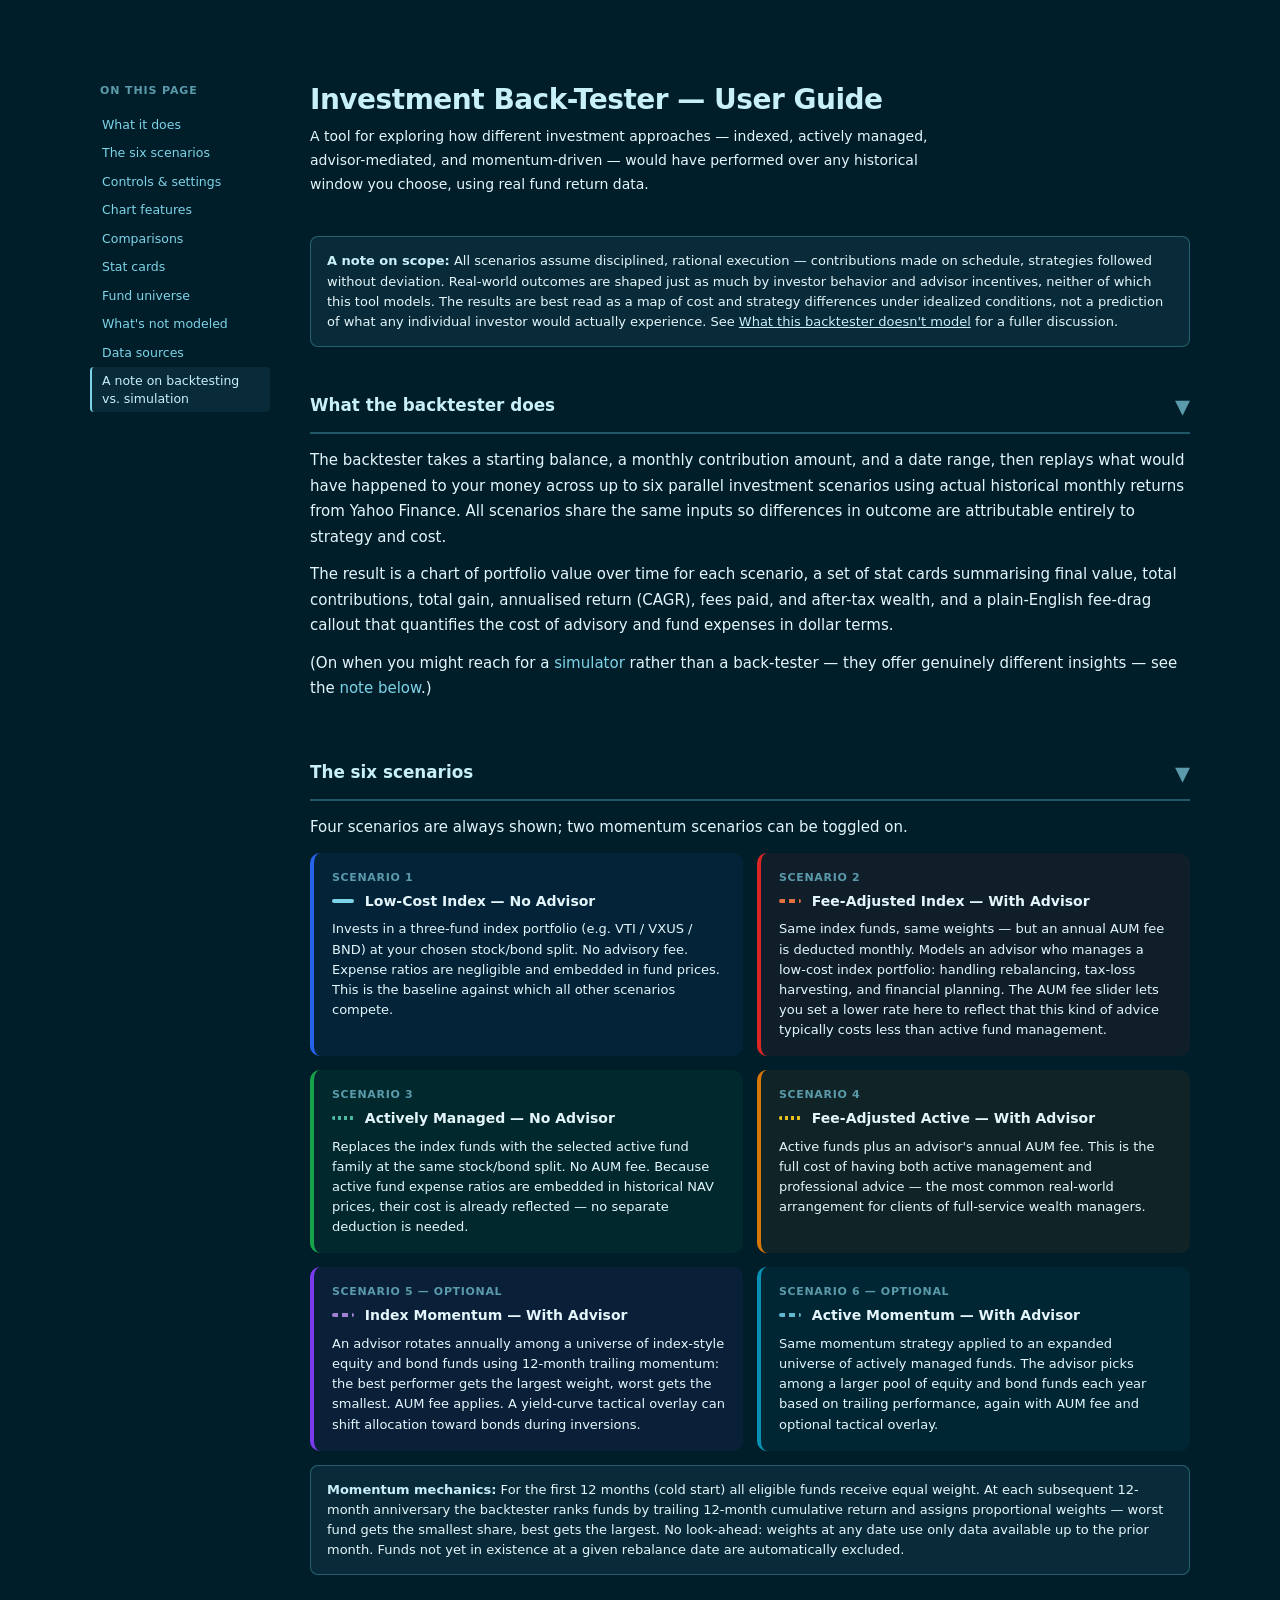
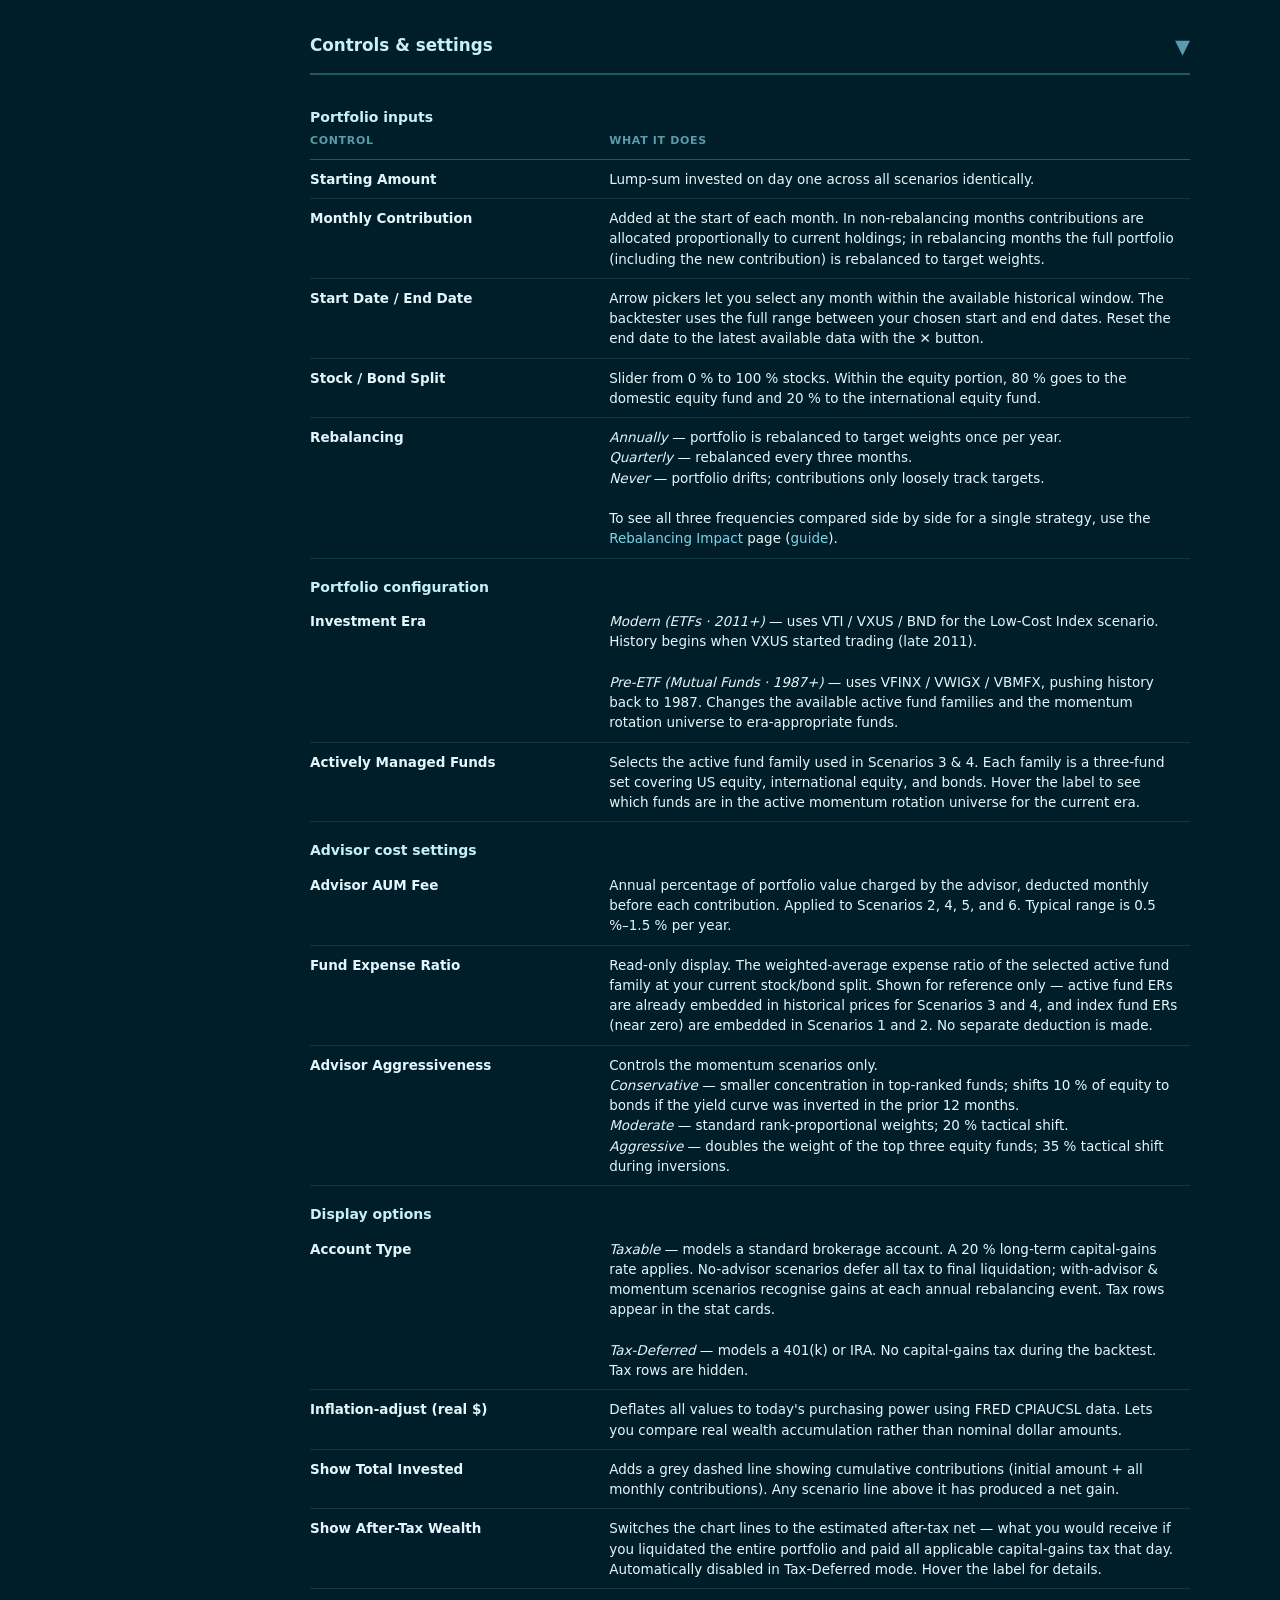
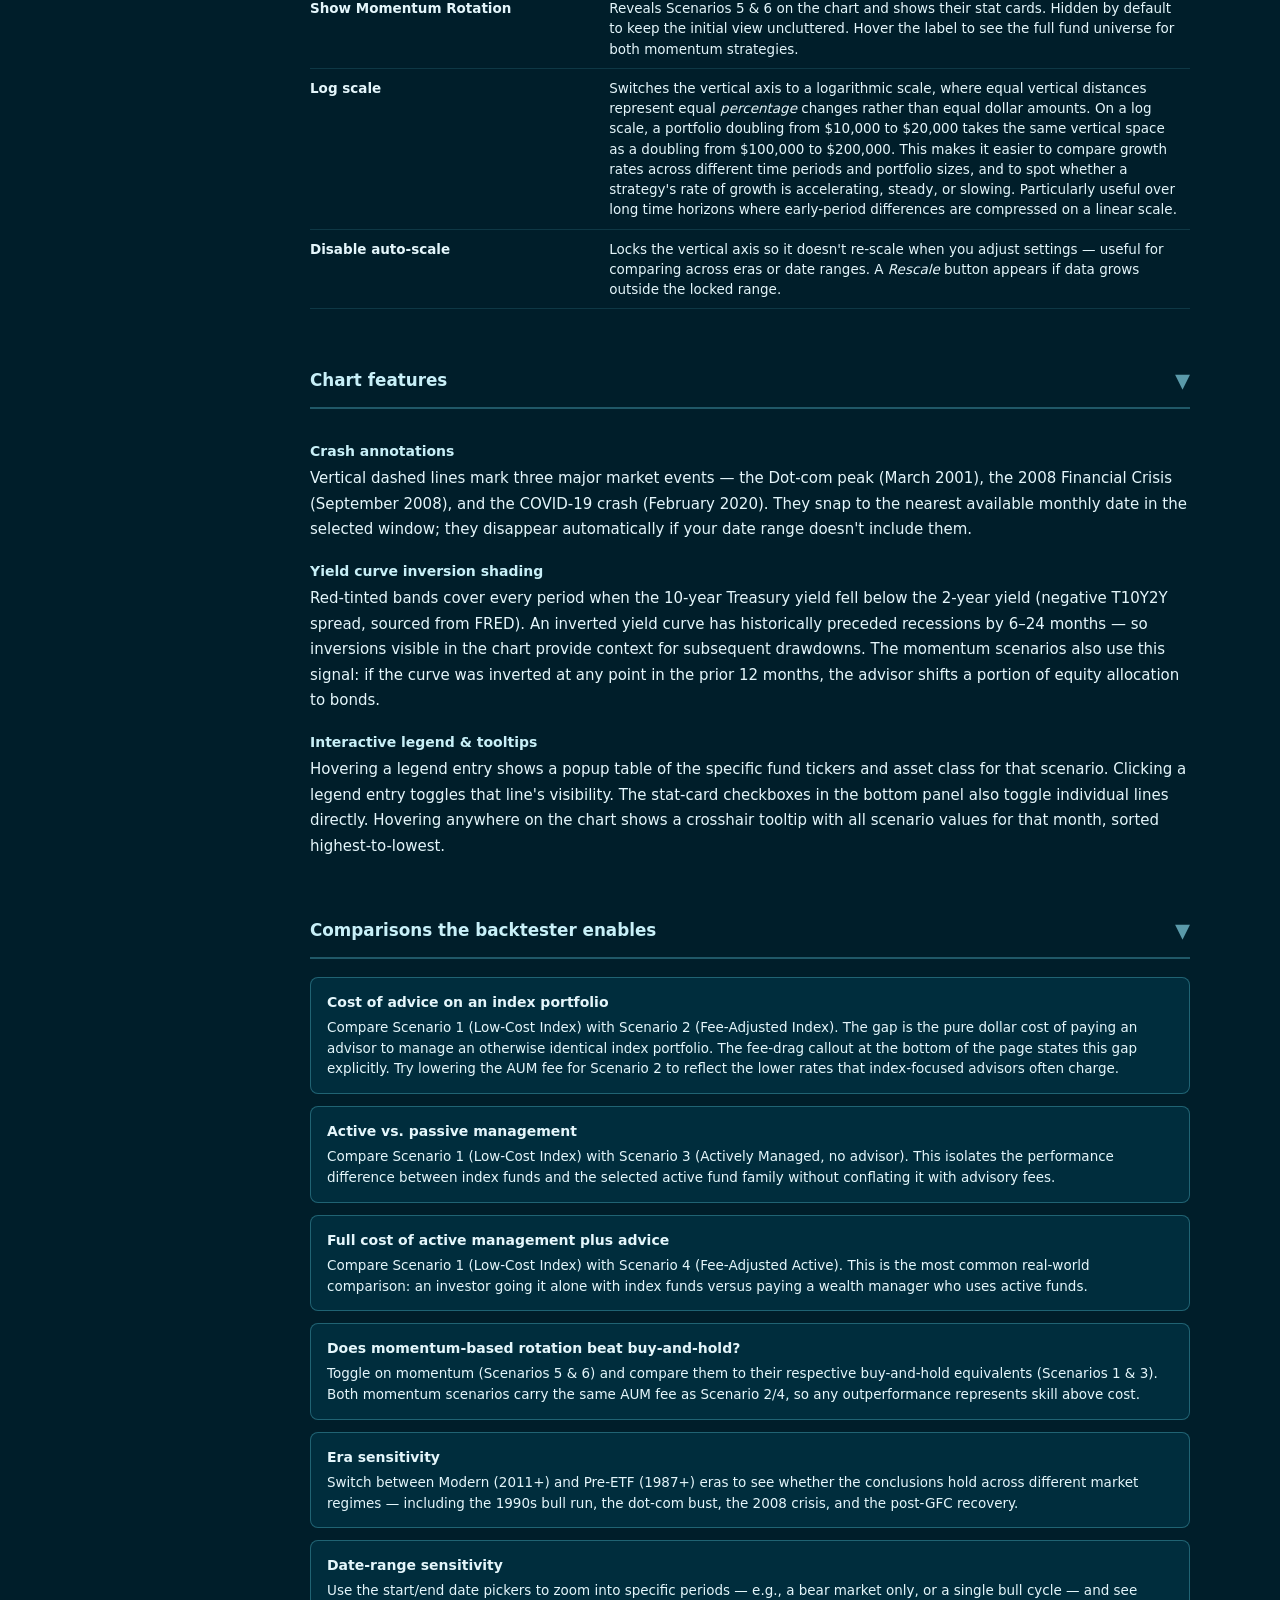
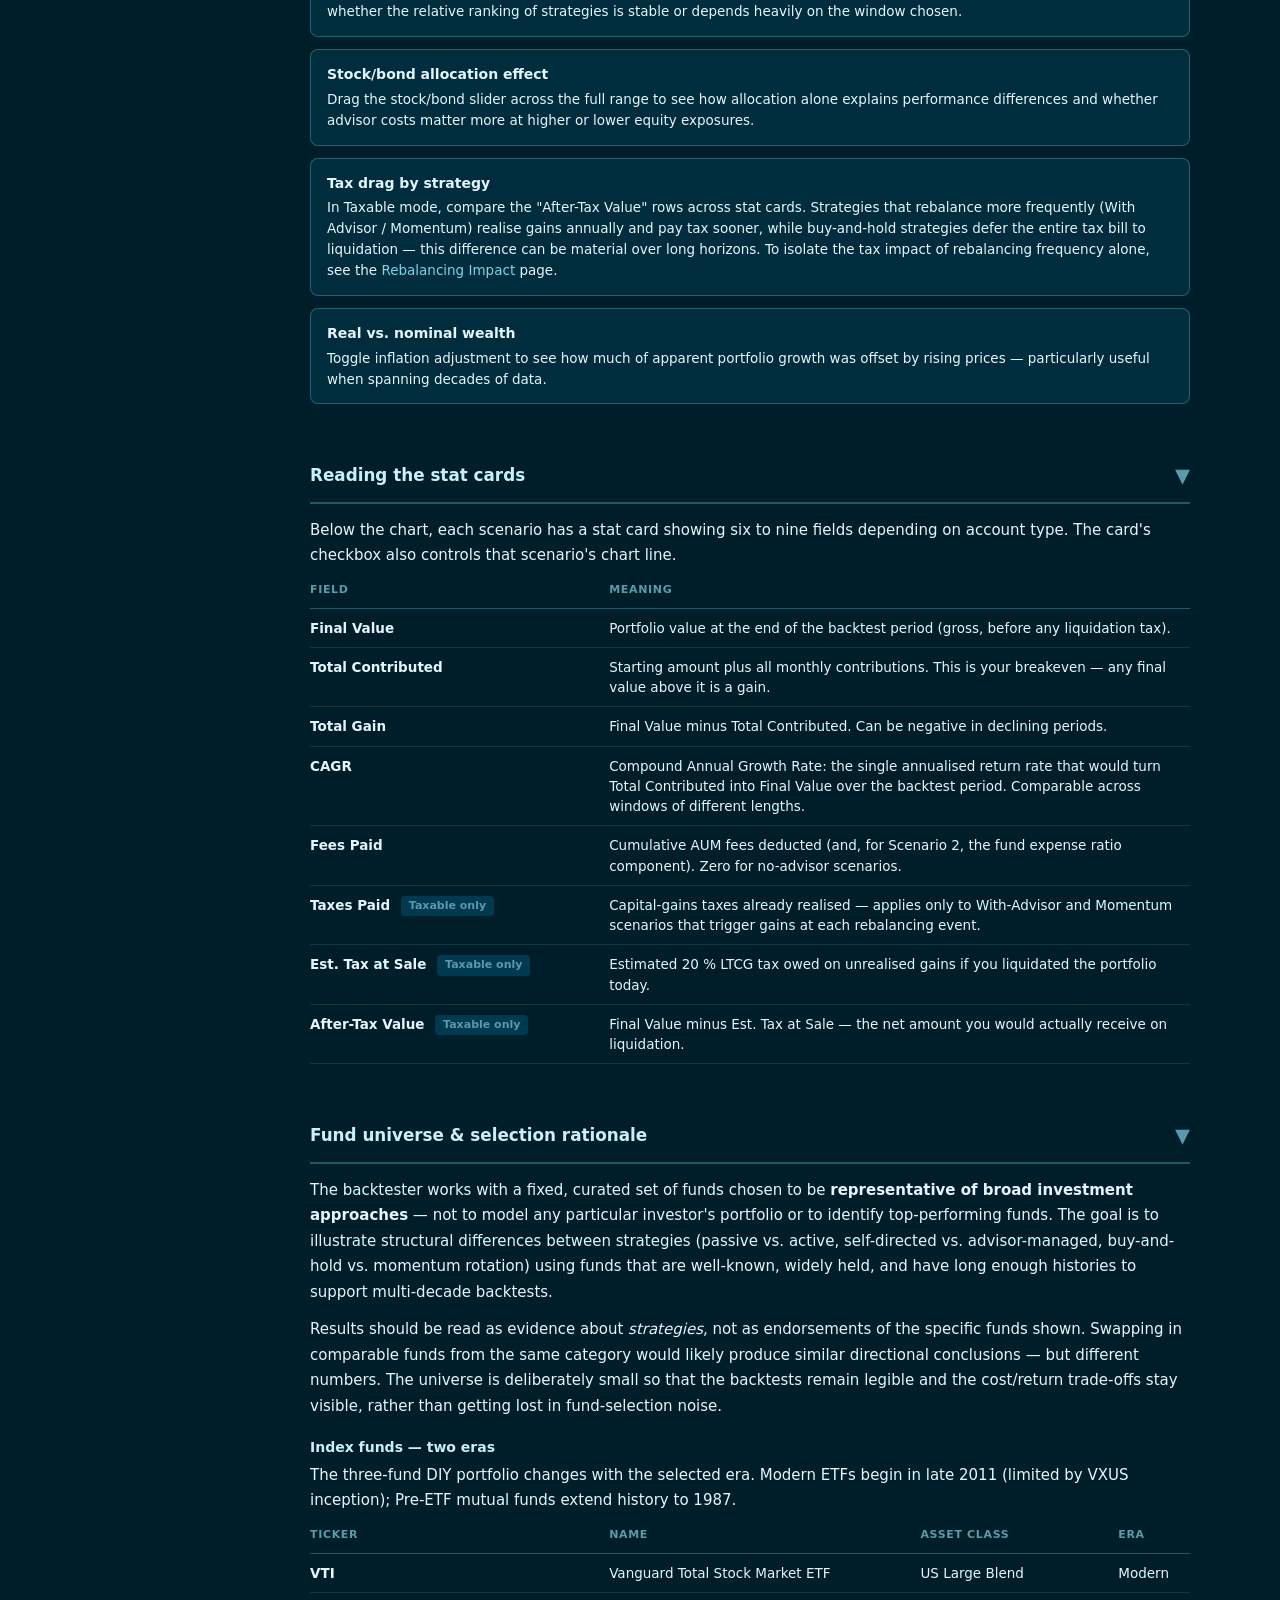
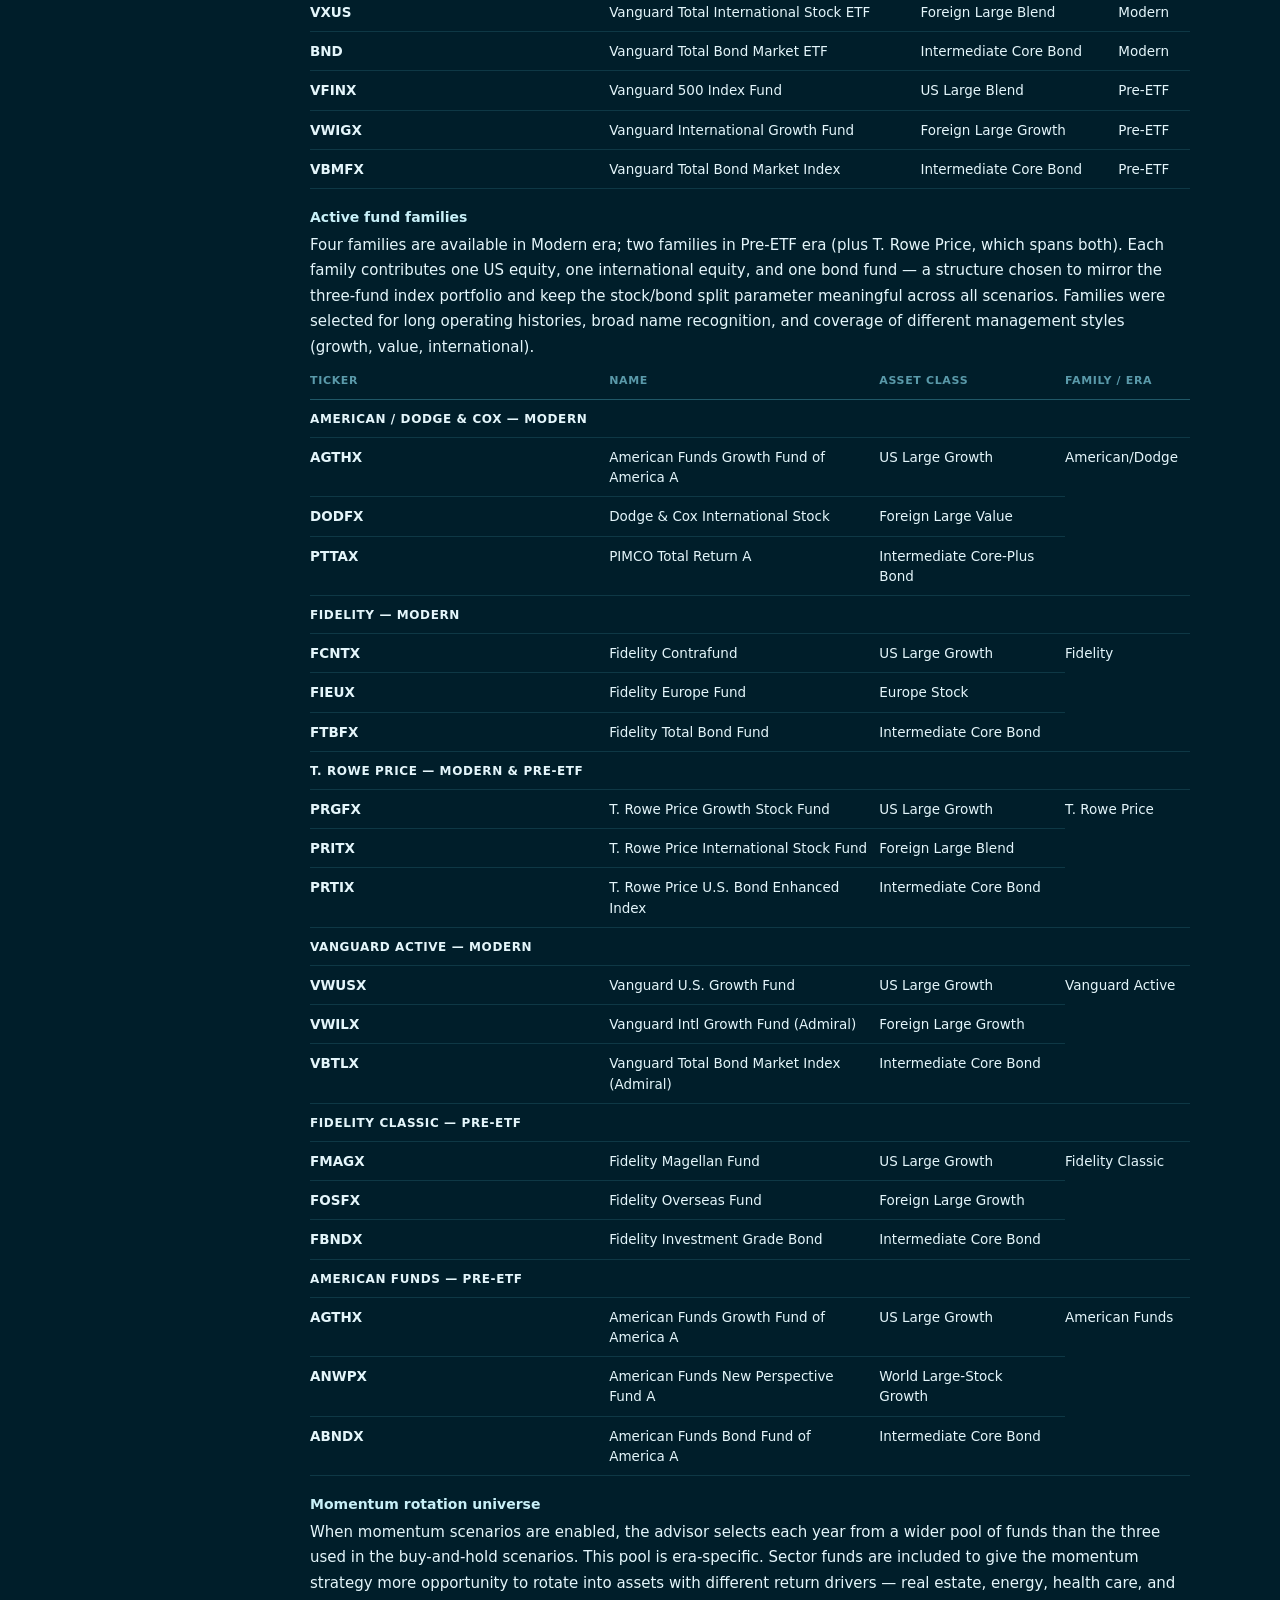
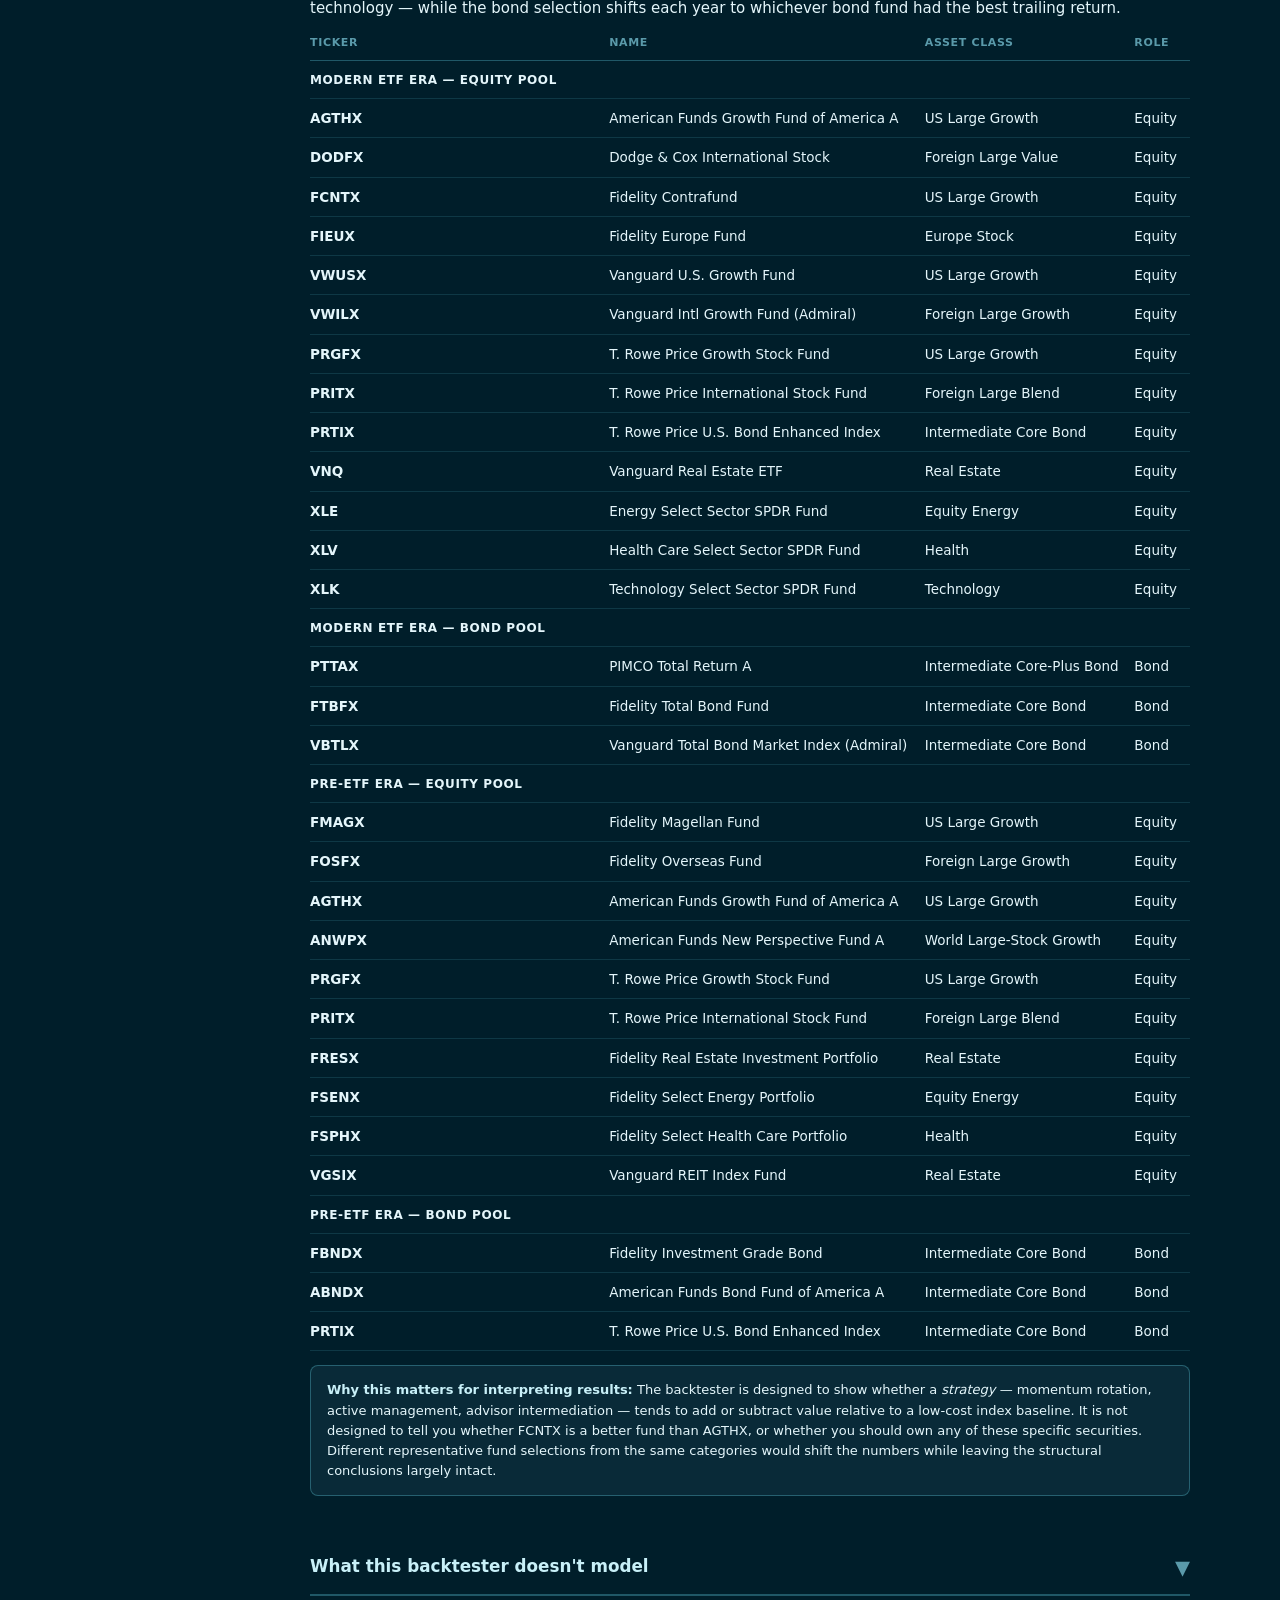
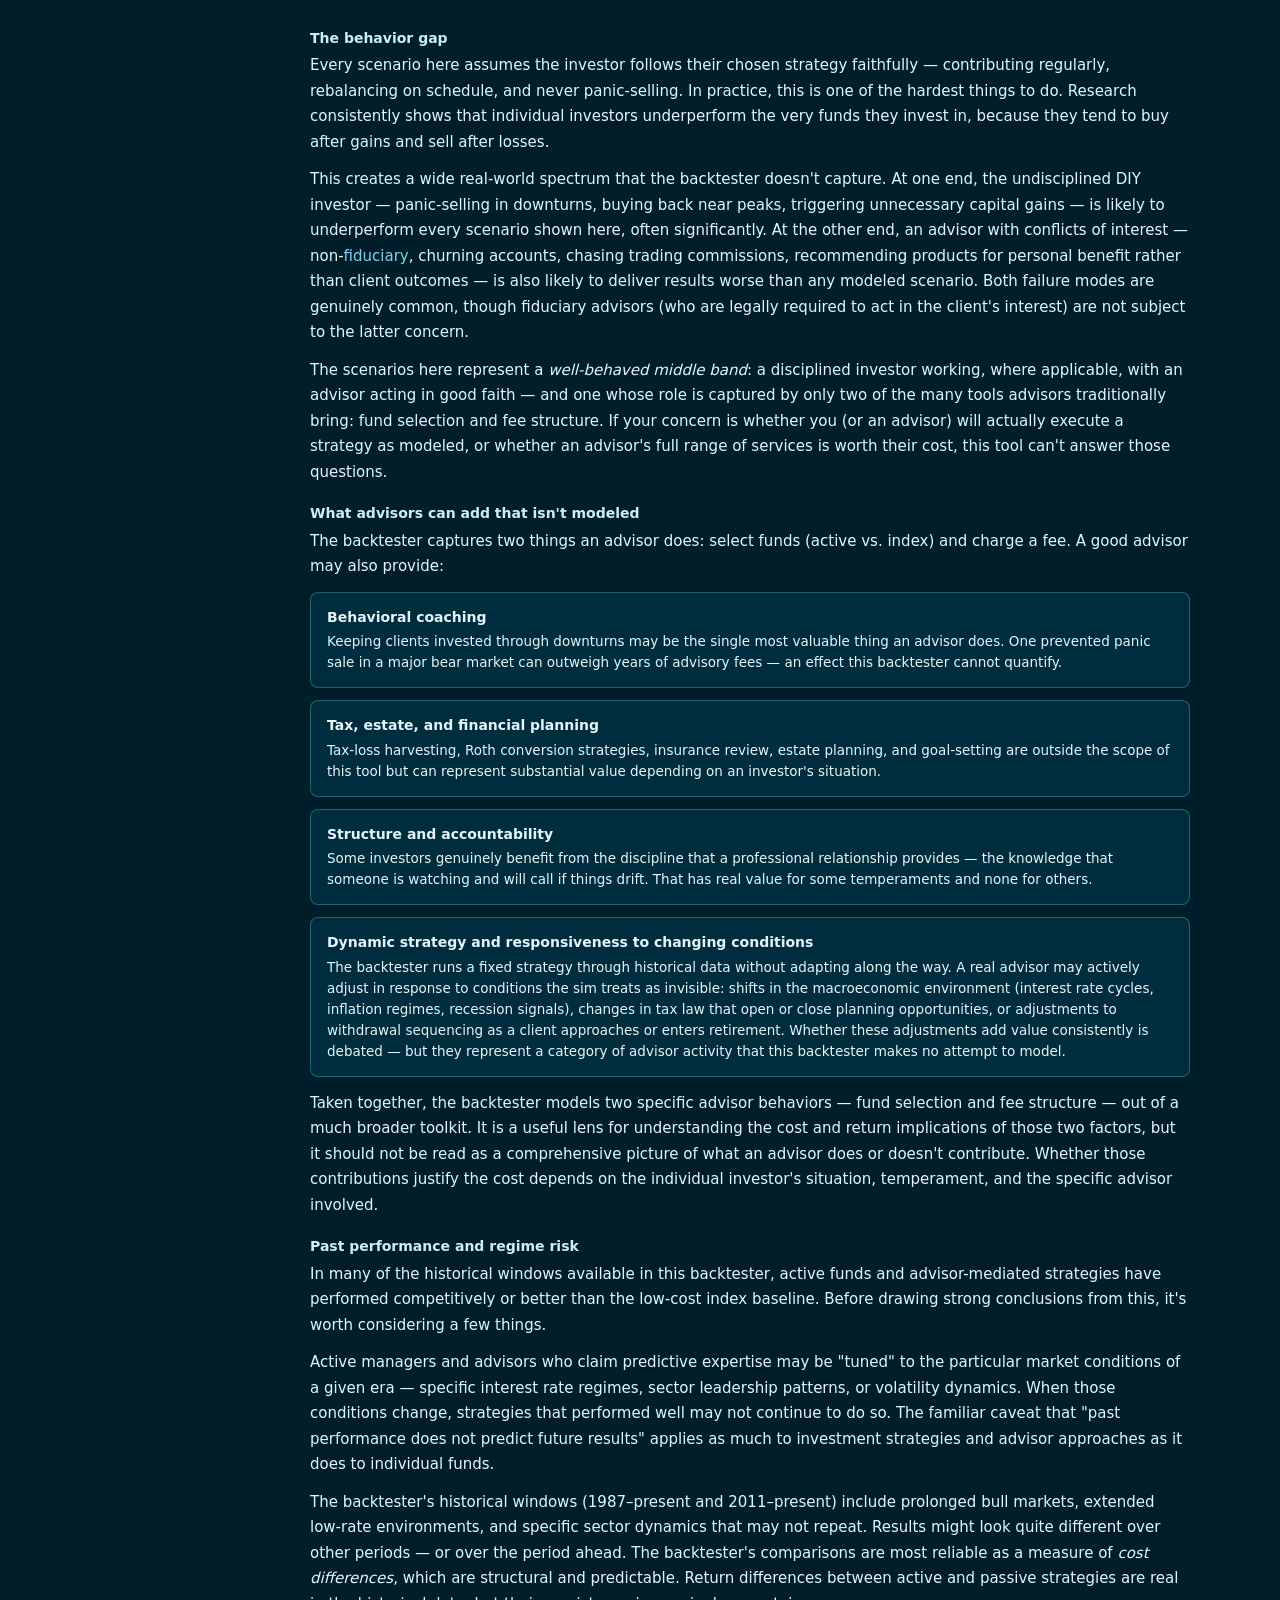
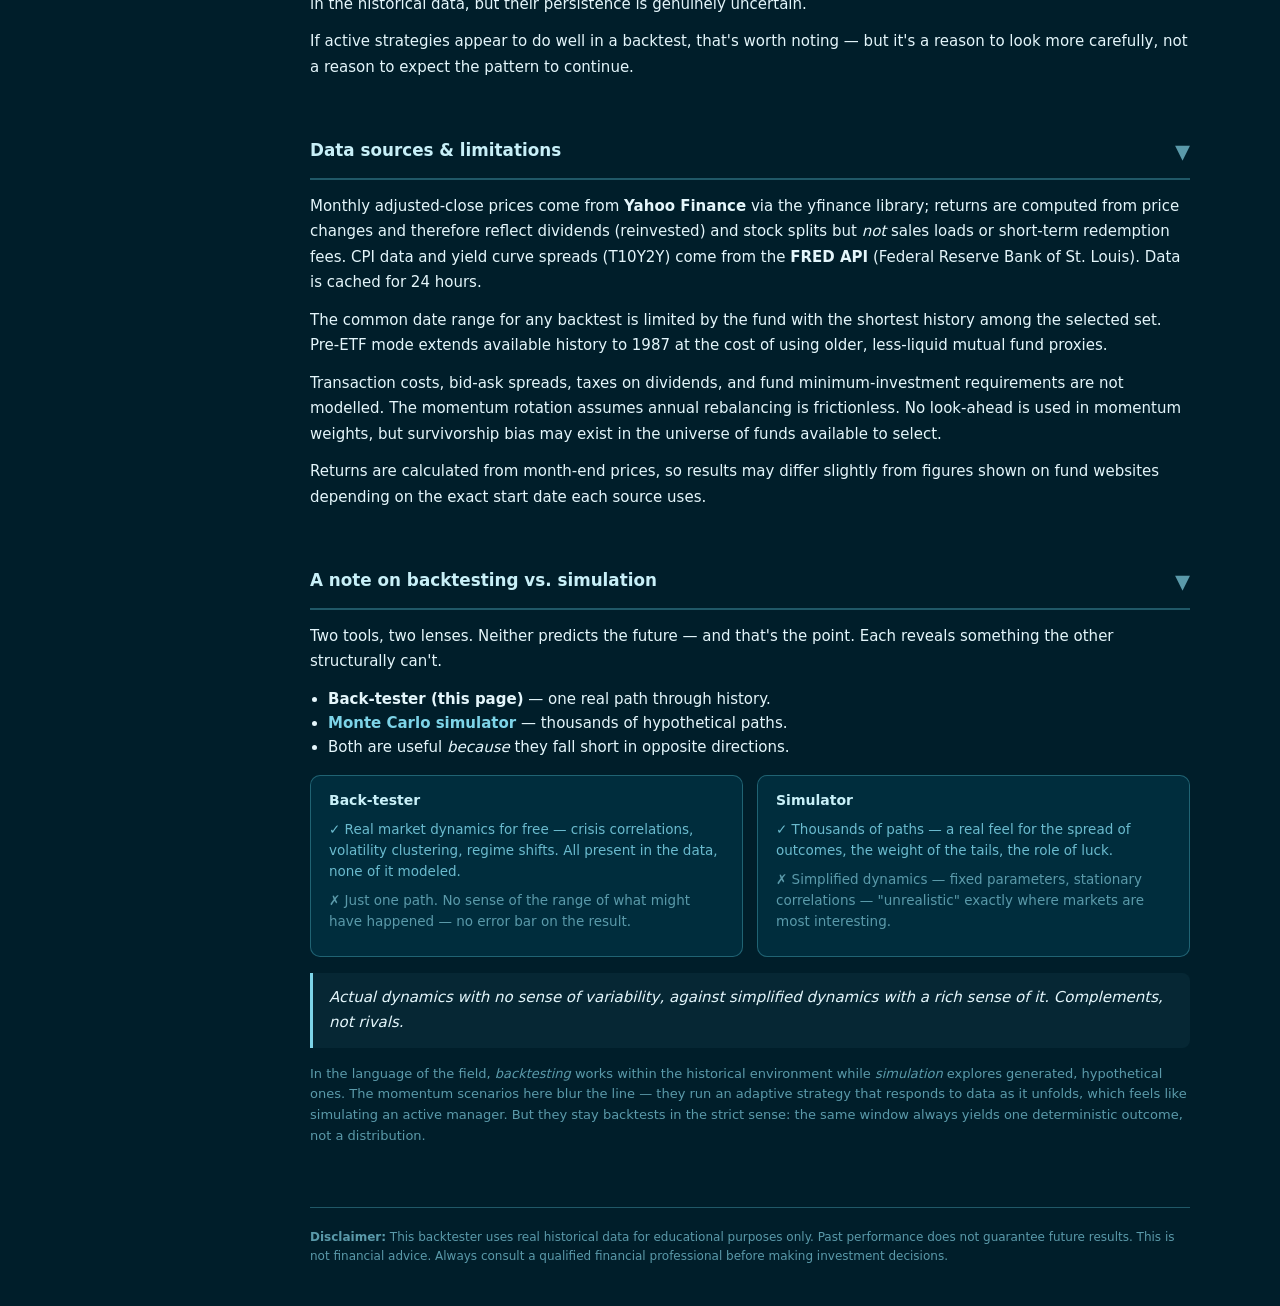
<file: static/guide.html>
<!DOCTYPE html>
<html lang="en">
<head>
  <meta charset="UTF-8" />
  <meta name="viewport" content="width=device-width, initial-scale=1.0" />
  <title>Investment Back-Tester — User Guide</title>
  <meta property="og:title" content="Investment Back-Tester — User Guide" />
  <meta property="og:description" content="How to use the investment strategy backtester: choosing scenarios, reading the charts, and understanding what the numbers mean." />
  <meta property="og:url" content="https://investment-dashboard-aapf.onrender.com/guide" />
  <meta property="og:type" content="website" />
  <meta property="og:image" content="https://stevessite.com/investment_simulator_preview.jpg" />
  <link rel="icon" type="image/png" href="/static/favicon.png" />
  <link rel="stylesheet" href="/static/theme.css" />
  <style>
    *, *::before, *::after { box-sizing: border-box; margin: 0; padding: 0; }

    :root {
      --sc-diy:        #2563eb;
      --sc-managed:    #dc2626;
      --sc-active:     #16a34a;
      --sc-active-mgd: #d97706;
      --sc-diy-mom:    #7c3aed;
      --sc-active-mom: #0891b2;
    }

    body {
      font-family: var(--font-sans);
      font-size: 15px;
      line-height: 1.7;
      color: var(--color-text);
      background: var(--color-bg);
      padding: 82px 24px 80px;
    }

    /* ── Two-column layout ── */
    .guide-layout {
      display: flex;
      gap: 40px;
      max-width: 1100px;
      margin: 0 auto;
      align-items: flex-start;
    }

    /* ── Table of Contents ── */
    .toc {
      width: 180px;
      flex-shrink: 0;
      position: sticky;
      top: 50px;
      max-height: calc(100vh - 70px);
      overflow-y: auto;
    }

    .toc-title {
      font-size: 11px;
      font-weight: 700;
      text-transform: uppercase;
      letter-spacing: 0.08em;
      color: var(--color-text-dim);
      margin-bottom: 10px;
      padding-left: 10px;
    }

    .toc ul {
      list-style: none;
      display: flex;
      flex-direction: column;
      gap: 1px;
    }

    .toc a {
      display: block;
      font-size: 12.5px;
      color: var(--color-primary);
      padding: 5px 10px;
      border-radius: 4px;
      border-left: 2px solid transparent;
      text-decoration: none;
      transition: color 0.15s, border-color 0.15s, background 0.15s;
      line-height: 1.4;
    }

    .toc a:hover {
      color: var(--color-primary);
      background: rgba(125, 212, 232, 0.07);
    }

    .toc a.is-active {
      color: var(--color-primary-hi);
      border-left-color: var(--color-primary);
      background: rgba(125, 212, 232, 0.07);
      font-weight: 500;
    }

    /* ── Main content ── */
    .guide-main { flex: 1; min-width: 0; }

    /* ── Back link ── */
    .topnav {
      display: flex;
      align-items: center;
      gap: 16px;
      margin-bottom: 40px;
    }
    .topnav a {
      font-size: 13px;
      color: var(--color-primary);
      text-decoration: none;
      border: 1px solid var(--color-border-hi);
      padding: 5px 14px;
      border-radius: 6px;
      background: var(--color-surface);
      transition: background 0.15s, color 0.15s;
    }
    .topnav a:hover {
      background: var(--color-surface-hi);
      color: var(--color-primary-hi);
    }
    .topnav-title {
      font-size: 13px;
      color: var(--color-text-dim);
    }

    /* ── Header ── */
    h1 {
      font-size: 2rem;
      font-weight: 700;
      letter-spacing: -0.5px;
      color: var(--color-primary-hi);
      margin-bottom: 8px;
    }
    .subtitle {
      color: var(--color-text);
      font-size: 1rem;
      margin-bottom: 40px;
      max-width: 620px;
    }

    /* ── Sections ── */
    section { margin-bottom: 52px; scroll-margin-top: 50px; }

    h2 {
      font-size: 1.2rem;
      font-weight: 700;
      color: var(--color-primary-hi);
      margin-bottom: 14px;
      padding-bottom: 8px;
      border-bottom: 2px solid var(--color-border-hi);
      cursor: pointer;
      user-select: none;
      display: flex;
      justify-content: space-between;
      align-items: center;
    }

    .h2-chevron {
      font-size: 30px;
      color: var(--color-text-dim);
      transition: transform 0.25s ease;
      flex-shrink: 0;
      margin-left: 8px;
    }
    section.is-collapsed .h2-chevron { transform: rotate(-90deg); }

    .section-body {
      overflow: hidden;
      transition: max-height 0.35s ease, opacity 0.25s ease;
      max-height: 8000px;
      opacity: 1;
    }
    section.is-collapsed .section-body {
      max-height: 0;
      opacity: 0;
    }

    h3 {
      font-size: 1rem;
      font-weight: 600;
      color: var(--color-primary-hi);
      margin: 20px 0 6px;
    }

    p { margin-bottom: 12px; color: var(--color-text); }
    p:last-child { margin-bottom: 0; }

    /* ── Scenario cards ── */
    .scenario-grid {
      display: grid;
      grid-template-columns: 1fr 1fr;
      gap: 14px;
      margin-top: 4px;
    }
    @media (max-width: 600px) { .scenario-grid { grid-template-columns: 1fr; } }

    .scenario-card {
      border-radius: 10px;
      padding: 16px 18px;
      border-left: 4px solid transparent;
      background: var(--color-surface);
    }
    .sc-diy        { border-color: var(--sc-diy);        background: rgba( 37, 99,235,0.07); }
    .sc-managed    { border-color: var(--sc-managed);    background: rgba(220, 38, 38,0.07); }
    .sc-active     { border-color: var(--sc-active);     background: rgba( 22,163, 74,0.07); }
    .sc-active-mgd { border-color: var(--sc-active-mgd); background: rgba(217,119,  6,0.07); }
    .sc-diy-mom    { border-color: var(--sc-diy-mom);    background: rgba(124, 58,237,0.07); }
    .sc-active-mom { border-color: var(--sc-active-mom); background: rgba(  8,145,178,0.07); }

    .scenario-card .sc-label {
      font-size: 11px;
      font-weight: 600;
      text-transform: uppercase;
      letter-spacing: 0.06em;
      color: var(--color-text-dim);
      margin-bottom: 2px;
    }
    .scenario-card .sc-name {
      font-size: 1rem;
      font-weight: 700;
      margin-bottom: 6px;
      color: var(--color-text);
    }
    .scenario-card p {
      font-size: 13px;
      line-height: 1.55;
      margin: 0;
      color: var(--color-text);
    }

    .swatch {
      display: inline-block;
      width: 22px;
      height: 4px;
      border-radius: 2px;
      vertical-align: middle;
      margin-right: 6px;
      position: relative;
      top: -1px;
    }
    .swatch-dash   { background: repeating-linear-gradient(90deg, currentColor 0 6px, transparent 6px 10px); }
    .swatch-dotted { background: repeating-linear-gradient(90deg, currentColor 0 3px, transparent 3px 6px); }

    /* ── Control table ── */
    .ctrl-table {
      width: 100%;
      border-collapse: collapse;
      font-size: 13.5px;
      margin-top: 4px;
    }
    .ctrl-table th {
      text-align: left;
      font-size: 11px;
      font-weight: 600;
      text-transform: uppercase;
      letter-spacing: 0.06em;
      color: var(--color-text-dim);
      padding: 0 12px 8px 0;
      border-bottom: 1px solid var(--color-border-hi);
    }
    .ctrl-table td {
      padding: 9px 12px 9px 0;
      vertical-align: top;
      border-bottom: 1px solid var(--color-border);
      color: var(--color-text);
      line-height: 1.5;
    }
    .ctrl-table td:first-child {
      font-weight: 600;
      color: var(--color-text);
      white-space: nowrap;
      width: 34%;
    }
    .ctrl-table .tbl-subhead {
      padding-top: 10px;
      font-weight: 600;
      color: var(--color-text-dim);
      font-size: 12px;
      text-transform: uppercase;
      letter-spacing: .05em;
    }

    /* ── Comparison callouts ── */
    .comparison-list {
      list-style: none;
      display: flex;
      flex-direction: column;
      gap: 12px;
      margin-top: 4px;
    }
    .comparison-list li {
      background: var(--color-surface);
      border: 1px solid var(--color-border-hi);
      border-radius: 8px;
      padding: 14px 16px;
      font-size: 13.5px;
      color: var(--color-text);
      line-height: 1.55;
    }
    .comparison-list li strong {
      display: block;
      font-size: 14px;
      color: var(--color-text);
      margin-bottom: 3px;
    }

    /* ── Tip boxes ── */
    .tip {
      background: rgba(125, 212, 232, 0.07);
      border: 1px solid var(--color-border-hi);
      border-radius: 8px;
      padding: 14px 16px;
      font-size: 13px;
      color: var(--color-text);
      margin-top: 14px;
      line-height: 1.55;
    }
    .tip b { color: var(--color-primary-hi); }
    .tip a { color: var(--color-primary-hi); text-decoration: underline; }

    /* ── Feature badges ── */
    .badge {
      display: inline-block;
      font-size: 11px;
      font-weight: 600;
      padding: 2px 8px;
      border-radius: 4px;
      background: var(--color-surface-hi);
      color: var(--color-text-dim);
      margin-left: 6px;
      vertical-align: middle;
    }

    /* ── Backtesting-vs-simulation cards ── */
    .compare-cards {
      display: grid;
      grid-template-columns: 1fr 1fr;
      gap: 14px;
      margin: 16px 0;
    }
    @media (max-width: 600px) { .compare-cards { grid-template-columns: 1fr; } }

    .compare-cards .card {
      background: var(--color-surface);
      border: 1px solid var(--color-border-hi);
      border-radius: 10px;
      padding: 16px 18px;
    }
    .compare-cards .card h3 {
      margin: 0 0 10px;
    }
    .compare-cards .pro,
    .compare-cards .con {
      font-size: 13.5px;
      line-height: 1.55;
      margin-bottom: 8px;
    }
    .compare-cards .pro { color: rgba(125, 212, 232, 0.85); }
    .compare-cards .con { color: var(--color-text-dim); }

    .summary-bullets {
      margin: 10px 0 16px 18px;
      line-height: 1.6;
    }

    .takeaway {
      border-left: 3px solid var(--color-primary);
      margin: 16px 0;
      padding: 12px 16px;
      font-style: italic;
      color: var(--color-text);
      background: rgba(125, 212, 232, 0.05);
      border-radius: 0 8px 8px 0;
    }

    .aside {
      font-size: 13px;
      color: var(--color-text-dim);
      line-height: 1.6;
      margin-top: 14px;
    }

    /* ── Footer ── */
    .disclaimer {
      margin-top: 60px;
      padding-top: 20px;
      padding-bottom: 40px;
      border-top: 1px solid var(--color-border-hi);
      font-size: 12px;
      color: var(--color-text-dim);
      line-height: 1.6;
    }

    /* ── Mobile: hide TOC ── */
    @media (max-width: 768px) {
      .toc { display: none; }
      .guide-layout { display: block; }
    }
  </style>
</head>
<body>
<script src="/static/nav.js"></script>

<div class="guide-layout">

  <!-- ── Table of Contents ── -->
  <nav class="toc" id="guide-toc">
    <div class="toc-title">On this page</div>
    <ul>
      <li><a href="#overview">What it does</a></li>
      <li><a href="#scenarios">The six scenarios</a></li>
      <li><a href="#controls">Controls &amp; settings</a></li>
      <li><a href="#chart">Chart features</a></li>
      <li><a href="#comparisons">Comparisons</a></li>
      <li><a href="#stat-cards">Stat cards</a></li>
      <li><a href="#funds">Fund universe</a></li>
      <li><a href="#limitations">What's not modeled</a></li>
      <li><a href="#data">Data sources</a></li>
      <li><a href="#terminology">A note on backtesting vs. simulation</a></li>
    </ul>
  </nav>

  <!-- ── Main content ── -->
  <div class="guide-main">

    <!-- Header -->
    <h1>Investment Back-Tester — User Guide</h1>
    <p class="subtitle">
      A tool for exploring how different investment approaches — indexed, actively managed,
      advisor-mediated, and momentum-driven — would have performed over any historical window
      you choose, using real fund return data.
    </p>
    <div class="tip" style="margin-bottom: 40px;">
      <b>A note on scope:</b> All scenarios assume disciplined, rational execution —
      contributions made on schedule, strategies followed without deviation. Real-world
      outcomes are shaped just as much by investor behavior and advisor incentives, neither
      of which this tool models. The results are best read as a map of cost and strategy
      differences under idealized conditions, not a prediction of what any individual
      investor would actually experience. See <a href="#limitations">What this backtester
      doesn't model</a> for a fuller discussion.
    </div>

    <!-- ── OVERVIEW ── -->
    <section id="overview">
      <h2>What the backtester does</h2>
      <div class="section-body">
        <p>
          The backtester takes a starting balance, a monthly contribution amount, and a date range,
          then replays what would have happened to your money across up to six parallel investment
          scenarios using actual historical monthly returns from Yahoo Finance. All scenarios share
          the same inputs so differences in outcome are attributable entirely to strategy and cost.
        </p>
        <p>
          The result is a chart of portfolio value over time for each scenario, a set of stat cards
          summarising final value, total contributions, total gain, annualised return (CAGR), fees
          paid, and after-tax wealth, and a plain-English fee-drag callout that quantifies the cost
          of advisory and fund expenses in dollar terms.
        </p>
        <p>(On when you might reach for a <a href="https://stevessite.com/monte-carlo.html">simulator</a> rather than a back-tester — they offer genuinely different insights — see the <a href="#terminology">note below</a>.)</p>
      </div>
    </section>

    <!-- ── SCENARIOS ── -->
    <section id="scenarios">
      <h2>The six scenarios</h2>
      <div class="section-body">
        <p>Four scenarios are always shown; two momentum scenarios can be toggled on.</p>

        <div class="scenario-grid">
          <div class="scenario-card sc-diy">
            <div class="sc-label">Scenario 1</div>
            <div class="sc-name">
              <span class="swatch swatch-solid" style="background:#7dd4e8;"></span>
              Low-Cost Index — No Advisor
            </div>
            <p>
              Invests in a three-fund index portfolio (e.g. VTI / VXUS / BND) at your chosen
              stock/bond split. No advisory fee. Expense ratios are negligible and embedded in
              fund prices. This is the baseline against which all other scenarios compete.
            </p>
          </div>

          <div class="scenario-card sc-managed">
            <div class="sc-label">Scenario 2</div>
            <div class="sc-name">
              <span class="swatch swatch-dash" style="color:#e07040;"></span>
              Fee-Adjusted Index — With Advisor
            </div>
            <p>
              Same index funds, same weights — but an annual AUM fee is deducted monthly.
              Models an advisor who manages a low-cost index portfolio: handling rebalancing,
              tax-loss harvesting, and financial planning. The AUM fee slider lets you set a
              lower rate here to reflect that this kind of advice typically costs less than
              active fund management.
            </p>
          </div>

          <div class="scenario-card sc-active">
            <div class="sc-label">Scenario 3</div>
            <div class="sc-name">
              <span class="swatch swatch-dotted" style="color:#4db8a0;"></span>
              Actively Managed — No Advisor
            </div>
            <p>
              Replaces the index funds with the selected active fund family at the same stock/bond
              split. No AUM fee. Because active fund expense ratios are embedded in historical NAV
              prices, their cost is already reflected — no separate deduction is needed.
            </p>
          </div>

          <div class="scenario-card sc-active-mgd">
            <div class="sc-label">Scenario 4</div>
            <div class="sc-name">
              <span class="swatch swatch-dotted" style="color:#e8c020;"></span>
              Fee-Adjusted Active — With Advisor
            </div>
            <p>
              Active funds plus an advisor's annual AUM fee. This is the full cost of having both
              active management and professional advice — the most common real-world arrangement
              for clients of full-service wealth managers.
            </p>
          </div>

          <div class="scenario-card sc-diy-mom">
            <div class="sc-label">Scenario 5 — optional</div>
            <div class="sc-name">
              <span class="swatch swatch-dash" style="color:#a080d0;"></span>
              Index Momentum — With Advisor
            </div>
            <p>
              An advisor rotates annually among a universe of index-style equity and bond funds
              using 12-month trailing momentum: the best performer gets the largest weight, worst
              gets the smallest. AUM fee applies. A yield-curve tactical overlay can shift
              allocation toward bonds during inversions.
            </p>
          </div>

          <div class="scenario-card sc-active-mom">
            <div class="sc-label">Scenario 6 — optional</div>
            <div class="sc-name">
              <span class="swatch swatch-dash" style="color:#60b8d0;"></span>
              Active Momentum — With Advisor
            </div>
            <p>
              Same momentum strategy applied to an expanded universe of actively managed funds.
              The advisor picks among a larger pool of equity and bond funds each year based on
              trailing performance, again with AUM fee and optional tactical overlay.
            </p>
          </div>
        </div>

        <div class="tip">
          <b>Momentum mechanics:</b> For the first 12 months (cold start) all eligible funds
          receive equal weight. At each subsequent 12-month anniversary the backtester ranks funds
          by trailing 12-month cumulative return and assigns proportional weights — worst fund
          gets the smallest share, best gets the largest. No look-ahead: weights at any date use
          only data available up to the prior month. Funds not yet in existence at a given
          rebalance date are automatically excluded.
        </div>
      </div>
    </section>

    <!-- ── CONTROLS ── -->
    <section id="controls">
      <h2>Controls &amp; settings</h2>
      <div class="section-body">

        <h3>Portfolio inputs</h3>
        <table class="ctrl-table">
          <thead>
            <tr><th>Control</th><th>What it does</th></tr>
          </thead>
          <tbody>
            <tr>
              <td>Starting Amount</td>
              <td>Lump-sum invested on day one across all scenarios identically.</td>
            </tr>
            <tr>
              <td>Monthly Contribution</td>
              <td>
                Added at the start of each month. In non-rebalancing months contributions are
                allocated proportionally to current holdings; in rebalancing months the full
                portfolio (including the new contribution) is rebalanced to target weights.
              </td>
            </tr>
            <tr>
              <td>Start Date / End Date</td>
              <td>
                Arrow pickers let you select any month within the available historical window.
                The backtester uses the full range between your chosen start and end dates. Reset
                the end date to the latest available data with the ✕ button.
              </td>
            </tr>
            <tr>
              <td>Stock / Bond Split</td>
              <td>
                Slider from 0 % to 100 % stocks. Within the equity portion, 80 % goes to the
                domestic equity fund and 20 % to the international equity fund.
              </td>
            </tr>
            <tr>
              <td>Rebalancing</td>
              <td>
                <em>Annually</em> — portfolio is rebalanced to target weights once per year.<br />
                <em>Quarterly</em> — rebalanced every three months.<br />
                <em>Never</em> — portfolio drifts; contributions only loosely track targets.<br /><br />
                To see all three frequencies compared side by side for a single strategy, use the
                <a href="/rebalancing">Rebalancing Impact</a> page
                (<a href="/rebalancing-guide">guide</a>).
              </td>
            </tr>
          </tbody>
        </table>

        <h3>Portfolio configuration</h3>
        <table class="ctrl-table">
          <tbody>
            <tr>
              <td>Investment Era</td>
              <td>
                <em>Modern (ETFs · 2011+)</em> — uses VTI / VXUS / BND for the Low-Cost Index scenario.
                History begins when VXUS started trading (late 2011).<br /><br />
                <em>Pre-ETF (Mutual Funds · 1987+)</em> — uses VFINX / VWIGX / VBMFX, pushing
                history back to 1987. Changes the available active fund families and the
                momentum rotation universe to era-appropriate funds.
              </td>
            </tr>
            <tr>
              <td>Actively Managed Funds</td>
              <td>
                Selects the active fund family used in Scenarios 3 &amp; 4. Each family is a
                three-fund set covering US equity, international equity, and bonds. Hover the
                label to see which funds are in the active momentum rotation universe for the
                current era.
              </td>
            </tr>
          </tbody>
        </table>

        <h3>Advisor cost settings</h3>
        <table class="ctrl-table">
          <tbody>
            <tr>
              <td>Advisor AUM Fee</td>
              <td>
                Annual percentage of portfolio value charged by the advisor, deducted monthly
                before each contribution. Applied to Scenarios 2, 4, 5, and 6. Typical range
                is 0.5 %–1.5 % per year.
              </td>
            </tr>
            <tr>
              <td>Fund Expense Ratio</td>
              <td>
                Read-only display. The weighted-average expense ratio of the selected active fund
                family at your current stock/bond split. Shown for reference only — active fund
                ERs are already embedded in historical prices for Scenarios 3 and 4, and index
                fund ERs (near zero) are embedded in Scenarios 1 and 2. No separate deduction
                is made.
              </td>
            </tr>
            <tr>
              <td>Advisor Aggressiveness</td>
              <td>
                Controls the momentum scenarios only.<br />
                <em>Conservative</em> — smaller concentration in top-ranked funds; shifts 10 % of
                equity to bonds if the yield curve was inverted in the prior 12 months.<br />
                <em>Moderate</em> — standard rank-proportional weights; 20 % tactical shift.<br />
                <em>Aggressive</em> — doubles the weight of the top three equity funds; 35 %
                tactical shift during inversions.
              </td>
            </tr>
          </tbody>
        </table>

        <h3>Display options</h3>
        <table class="ctrl-table">
          <tbody>
            <tr>
              <td>Account Type</td>
              <td>
                <em>Taxable</em> — models a standard brokerage account. A 20 % long-term
                capital-gains rate applies. No-advisor scenarios defer all tax to final
                liquidation; with-advisor &amp; momentum scenarios recognise gains at each
                annual rebalancing event. Tax rows appear in the stat cards.<br /><br />
                <em>Tax-Deferred</em> — models a 401(k) or IRA. No capital-gains tax during
                the backtest. Tax rows are hidden.
              </td>
            </tr>
            <tr>
              <td>Inflation-adjust (real $)</td>
              <td>
                Deflates all values to today's purchasing power using FRED CPIAUCSL data. Lets
                you compare real wealth accumulation rather than nominal dollar amounts.
              </td>
            </tr>
            <tr>
              <td>Show Total Invested</td>
              <td>
                Adds a grey dashed line showing cumulative contributions (initial amount + all
                monthly contributions). Any scenario line above it has produced a net gain.
              </td>
            </tr>
            <tr>
              <td>Show After-Tax Wealth</td>
              <td>
                Switches the chart lines to the estimated after-tax net — what you would receive
                if you liquidated the entire portfolio and paid all applicable capital-gains tax
                that day. Automatically disabled in Tax-Deferred mode. Hover the label for details.
              </td>
            </tr>
            <tr>
              <td>Show Momentum Rotation</td>
              <td>
                Reveals Scenarios 5 &amp; 6 on the chart and shows their stat cards. Hidden by
                default to keep the initial view uncluttered. Hover the label to see the full
                fund universe for both momentum strategies.
              </td>
            </tr>
            <tr>
              <td>Log scale</td>
              <td>
                Switches the vertical axis to a logarithmic scale, where equal vertical
                distances represent equal <em>percentage</em> changes rather than equal dollar
                amounts. On a log scale, a portfolio doubling from $10,000 to $20,000 takes the
                same vertical space as a doubling from $100,000 to $200,000. This makes it
                easier to compare growth rates across different time periods and portfolio sizes,
                and to spot whether a strategy's rate of growth is accelerating, steady, or
                slowing. Particularly useful over long time horizons where early-period
                differences are compressed on a linear scale.
              </td>
            </tr>
            <tr>
              <td>Disable auto-scale</td>
              <td>
                Locks the vertical axis so it doesn't re-scale when you adjust settings — useful
                for comparing across eras or date ranges. A <em>Rescale</em> button appears if
                data grows outside the locked range.
              </td>
            </tr>
          </tbody>
        </table>
      </div>
    </section>

    <!-- ── CHART FEATURES ── -->
    <section id="chart">
      <h2>Chart features</h2>
      <div class="section-body">

        <h3>Crash annotations</h3>
        <p>
          Vertical dashed lines mark three major market events — the Dot-com peak (March 2001),
          the 2008 Financial Crisis (September 2008), and the COVID-19 crash (February 2020).
          They snap to the nearest available monthly date in the selected window; they disappear
          automatically if your date range doesn't include them.
        </p>

        <h3>Yield curve inversion shading</h3>
        <p>
          Red-tinted bands cover every period when the 10-year Treasury yield fell below the
          2-year yield (negative T10Y2Y spread, sourced from FRED). An inverted yield curve
          has historically preceded recessions by 6–24 months — so inversions visible in the
          chart provide context for subsequent drawdowns. The momentum scenarios also use this
          signal: if the curve was inverted at any point in the prior 12 months, the advisor
          shifts a portion of equity allocation to bonds.
        </p>

        <h3>Interactive legend &amp; tooltips</h3>
        <p>
          Hovering a legend entry shows a popup table of the specific fund tickers and asset
          class for that scenario. Clicking a legend entry toggles that line's visibility.
          The stat-card checkboxes in the bottom panel also toggle individual lines directly.
          Hovering anywhere on the chart shows a crosshair tooltip with all scenario values
          for that month, sorted highest-to-lowest.
        </p>
      </div>
    </section>

    <!-- ── COMPARISONS ── -->
    <section id="comparisons">
      <h2>Comparisons the backtester enables</h2>
      <div class="section-body">
        <ul class="comparison-list">
          <li>
            <strong>Cost of advice on an index portfolio</strong>
            Compare Scenario 1 (Low-Cost Index) with Scenario 2 (Fee-Adjusted Index). The gap
            is the pure dollar cost of paying an advisor to manage an otherwise identical
            index portfolio. The fee-drag callout at the bottom of the page states this gap
            explicitly. Try lowering the AUM fee for Scenario 2 to reflect the lower rates
            that index-focused advisors often charge.
          </li>
          <li>
            <strong>Active vs. passive management</strong>
            Compare Scenario 1 (Low-Cost Index) with Scenario 3 (Actively Managed, no advisor).
            This isolates the performance difference between index funds and the selected active
            fund family without conflating it with advisory fees.
          </li>
          <li>
            <strong>Full cost of active management plus advice</strong>
            Compare Scenario 1 (Low-Cost Index) with Scenario 4 (Fee-Adjusted Active). This is the most
            common real-world comparison: an investor going it alone with index funds versus
            paying a wealth manager who uses active funds.
          </li>
          <li>
            <strong>Does momentum-based rotation beat buy-and-hold?</strong>
            Toggle on momentum (Scenarios 5 &amp; 6) and compare them to their respective
            buy-and-hold equivalents (Scenarios 1 &amp; 3). Both momentum scenarios carry the
            same AUM fee as Scenario 2/4, so any outperformance represents skill above cost.
          </li>
          <li>
            <strong>Era sensitivity</strong>
            Switch between Modern (2011+) and Pre-ETF (1987+) eras to see whether the
            conclusions hold across different market regimes — including the 1990s bull run,
            the dot-com bust, the 2008 crisis, and the post-GFC recovery.
          </li>
          <li>
            <strong>Date-range sensitivity</strong>
            Use the start/end date pickers to zoom into specific periods — e.g., a bear market
            only, or a single bull cycle — and see whether the relative ranking of strategies
            is stable or depends heavily on the window chosen.
          </li>
          <li>
            <strong>Stock/bond allocation effect</strong>
            Drag the stock/bond slider across the full range to see how allocation alone
            explains performance differences and whether advisor costs matter more at higher
            or lower equity exposures.
          </li>
          <li>
            <strong>Tax drag by strategy</strong>
            In Taxable mode, compare the "After-Tax Value" rows across stat cards. Strategies
            that rebalance more frequently (With Advisor / Momentum) realise gains annually and
            pay tax sooner, while buy-and-hold strategies defer the entire tax bill to
            liquidation — this difference can be material over long horizons. To isolate the
            tax impact of rebalancing frequency alone, see the
            <a href="/rebalancing">Rebalancing Impact</a> page.
          </li>
          <li>
            <strong>Real vs. nominal wealth</strong>
            Toggle inflation adjustment to see how much of apparent portfolio growth was offset
            by rising prices — particularly useful when spanning decades of data.
          </li>
        </ul>
      </div>
    </section>

    <!-- ── STAT CARDS ── -->
    <section id="stat-cards">
      <h2>Reading the stat cards</h2>
      <div class="section-body">
        <p>
          Below the chart, each scenario has a stat card showing six to nine fields depending
          on account type. The card's checkbox also controls that scenario's chart line.
        </p>
        <table class="ctrl-table">
          <thead>
            <tr><th>Field</th><th>Meaning</th></tr>
          </thead>
          <tbody>
            <tr>
              <td>Final Value</td>
              <td>Portfolio value at the end of the backtest period (gross, before any liquidation tax).</td>
            </tr>
            <tr>
              <td>Total Contributed</td>
              <td>Starting amount plus all monthly contributions. This is your breakeven — any final value above it is a gain.</td>
            </tr>
            <tr>
              <td>Total Gain</td>
              <td>Final Value minus Total Contributed. Can be negative in declining periods.</td>
            </tr>
            <tr>
              <td>CAGR</td>
              <td>
                Compound Annual Growth Rate: the single annualised return rate that would turn
                Total Contributed into Final Value over the backtest period. Comparable across
                windows of different lengths.
              </td>
            </tr>
            <tr>
              <td>Fees Paid</td>
              <td>
                Cumulative AUM fees deducted (and, for Scenario 2, the fund expense ratio
                component). Zero for no-advisor scenarios.
              </td>
            </tr>
            <tr>
              <td>Taxes Paid <span class="badge">Taxable only</span></td>
              <td>
                Capital-gains taxes already realised — applies only to With-Advisor and Momentum
                scenarios that trigger gains at each rebalancing event.
              </td>
            </tr>
            <tr>
              <td>Est. Tax at Sale <span class="badge">Taxable only</span></td>
              <td>Estimated 20 % LTCG tax owed on unrealised gains if you liquidated the portfolio today.</td>
            </tr>
            <tr>
              <td>After-Tax Value <span class="badge">Taxable only</span></td>
              <td>Final Value minus Est. Tax at Sale — the net amount you would actually receive on liquidation.</td>
            </tr>
          </tbody>
        </table>
      </div>
    </section>

    <!-- ── FUND UNIVERSE ── -->
    <section id="funds">
      <h2>Fund universe &amp; selection rationale</h2>
      <div class="section-body">

        <p>
          The backtester works with a fixed, curated set of funds chosen to be
          <strong>representative of broad investment approaches</strong> — not to model any
          particular investor's portfolio or to identify top-performing funds. The goal is to
          illustrate structural differences between strategies (passive vs. active, self-directed
          vs. advisor-managed, buy-and-hold vs. momentum rotation) using funds that are
          well-known, widely held, and have long enough histories to support multi-decade
          backtests.
        </p>
        <p>
          Results should be read as evidence about <em>strategies</em>, not as endorsements of
          the specific funds shown. Swapping in comparable funds from the same category would
          likely produce similar directional conclusions — but different numbers. The universe
          is deliberately small so that the backtests remain legible and the cost/return
          trade-offs stay visible, rather than getting lost in fund-selection noise.
        </p>

        <h3>Index funds — two eras</h3>
        <p>
          The three-fund DIY portfolio changes with the selected era. Modern ETFs begin in
          late 2011 (limited by VXUS inception); Pre-ETF mutual funds extend history to 1987.
        </p>
        <table class="ctrl-table">
          <thead><tr><th>Ticker</th><th>Name</th><th>Asset Class</th><th>Era</th></tr></thead>
          <tbody>
            <tr><td>VTI</td>  <td>Vanguard Total Stock Market ETF</td>          <td>US Large Blend</td>              <td>Modern</td></tr>
            <tr><td>VXUS</td> <td>Vanguard Total International Stock ETF</td>   <td>Foreign Large Blend</td>         <td>Modern</td></tr>
            <tr><td>BND</td>  <td>Vanguard Total Bond Market ETF</td>           <td>Intermediate Core Bond</td>      <td>Modern</td></tr>
            <tr><td>VFINX</td><td>Vanguard 500 Index Fund</td>                  <td>US Large Blend</td>              <td>Pre-ETF</td></tr>
            <tr><td>VWIGX</td><td>Vanguard International Growth Fund</td>       <td>Foreign Large Growth</td>        <td>Pre-ETF</td></tr>
            <tr><td>VBMFX</td><td>Vanguard Total Bond Market Index</td>         <td>Intermediate Core Bond</td>      <td>Pre-ETF</td></tr>
          </tbody>
        </table>

        <h3>Active fund families</h3>
        <p>
          Four families are available in Modern era; two families in Pre-ETF era (plus T. Rowe
          Price, which spans both). Each family contributes one US equity, one international
          equity, and one bond fund — a structure chosen to mirror the three-fund index
          portfolio and keep the stock/bond split parameter meaningful across all scenarios.
          Families were selected for long operating histories, broad name recognition, and
          coverage of different management styles (growth, value, international).
        </p>
        <table class="ctrl-table">
          <thead><tr><th>Ticker</th><th>Name</th><th>Asset Class</th><th>Family / Era</th></tr></thead>
          <tbody>
            <tr><td colspan="4" class="tbl-subhead">American / Dodge &amp; Cox — Modern</td></tr>
            <tr><td>AGTHX</td><td>American Funds Growth Fund of America A</td>  <td>US Large Growth</td>             <td rowspan="3">American/Dodge</td></tr>
            <tr><td>DODFX</td><td>Dodge &amp; Cox International Stock</td>      <td>Foreign Large Value</td></tr>
            <tr><td>PTTAX</td><td>PIMCO Total Return A</td>                     <td>Intermediate Core-Plus Bond</td></tr>

            <tr><td colspan="4" class="tbl-subhead">Fidelity — Modern</td></tr>
            <tr><td>FCNTX</td><td>Fidelity Contrafund</td>                      <td>US Large Growth</td>            <td rowspan="3">Fidelity</td></tr>
            <tr><td>FIEUX</td><td>Fidelity Europe Fund</td>                     <td>Europe Stock</td></tr>
            <tr><td>FTBFX</td><td>Fidelity Total Bond Fund</td>                 <td>Intermediate Core Bond</td></tr>

            <tr><td colspan="4" class="tbl-subhead">T. Rowe Price — Modern &amp; Pre-ETF</td></tr>
            <tr><td>PRGFX</td><td>T. Rowe Price Growth Stock Fund</td>          <td>US Large Growth</td>            <td rowspan="3">T. Rowe Price</td></tr>
            <tr><td>PRITX</td><td>T. Rowe Price International Stock Fund</td>   <td>Foreign Large Blend</td></tr>
            <tr><td>PRTIX</td><td>T. Rowe Price U.S. Bond Enhanced Index</td>   <td>Intermediate Core Bond</td></tr>

            <tr><td colspan="4" class="tbl-subhead">Vanguard Active — Modern</td></tr>
            <tr><td>VWUSX</td><td>Vanguard U.S. Growth Fund</td>                <td>US Large Growth</td>            <td rowspan="3">Vanguard Active</td></tr>
            <tr><td>VWILX</td><td>Vanguard Intl Growth Fund (Admiral)</td>      <td>Foreign Large Growth</td></tr>
            <tr><td>VBTLX</td><td>Vanguard Total Bond Market Index (Admiral)</td><td>Intermediate Core Bond</td></tr>

            <tr><td colspan="4" class="tbl-subhead">Fidelity Classic — Pre-ETF</td></tr>
            <tr><td>FMAGX</td><td>Fidelity Magellan Fund</td>                   <td>US Large Growth</td>            <td rowspan="3">Fidelity Classic</td></tr>
            <tr><td>FOSFX</td><td>Fidelity Overseas Fund</td>                   <td>Foreign Large Growth</td></tr>
            <tr><td>FBNDX</td><td>Fidelity Investment Grade Bond</td>           <td>Intermediate Core Bond</td></tr>

            <tr><td colspan="4" class="tbl-subhead">American Funds — Pre-ETF</td></tr>
            <tr><td>AGTHX</td><td>American Funds Growth Fund of America A</td>  <td>US Large Growth</td>            <td rowspan="3">American Funds</td></tr>
            <tr><td>ANWPX</td><td>American Funds New Perspective Fund A</td>    <td>World Large-Stock Growth</td></tr>
            <tr><td>ABNDX</td><td>American Funds Bond Fund of America A</td>    <td>Intermediate Core Bond</td></tr>
          </tbody>
        </table>

        <h3>Momentum rotation universe</h3>
        <p>
          When momentum scenarios are enabled, the advisor selects each year from a wider pool
          of funds than the three used in the buy-and-hold scenarios. This pool is era-specific.
          Sector funds are included to give the momentum strategy more opportunity to rotate
          into assets with different return drivers — real estate, energy, health care, and
          technology — while the bond selection shifts each year to whichever bond fund had the
          best trailing return.
        </p>
        <table class="ctrl-table">
          <thead><tr><th>Ticker</th><th>Name</th><th>Asset Class</th><th>Role</th></tr></thead>
          <tbody>
            <tr><td colspan="4" class="tbl-subhead">Modern ETF era — Equity pool</td></tr>
            <tr><td>AGTHX</td><td>American Funds Growth Fund of America A</td>  <td>US Large Growth</td>       <td>Equity</td></tr>
            <tr><td>DODFX</td><td>Dodge &amp; Cox International Stock</td>      <td>Foreign Large Value</td>   <td>Equity</td></tr>
            <tr><td>FCNTX</td><td>Fidelity Contrafund</td>                      <td>US Large Growth</td>       <td>Equity</td></tr>
            <tr><td>FIEUX</td><td>Fidelity Europe Fund</td>                     <td>Europe Stock</td>          <td>Equity</td></tr>
            <tr><td>VWUSX</td><td>Vanguard U.S. Growth Fund</td>                <td>US Large Growth</td>       <td>Equity</td></tr>
            <tr><td>VWILX</td><td>Vanguard Intl Growth Fund (Admiral)</td>      <td>Foreign Large Growth</td>  <td>Equity</td></tr>
            <tr><td>PRGFX</td><td>T. Rowe Price Growth Stock Fund</td>          <td>US Large Growth</td>       <td>Equity</td></tr>
            <tr><td>PRITX</td><td>T. Rowe Price International Stock Fund</td>   <td>Foreign Large Blend</td>   <td>Equity</td></tr>
            <tr><td>PRTIX</td><td>T. Rowe Price U.S. Bond Enhanced Index</td>   <td>Intermediate Core Bond</td><td>Equity</td></tr>
            <tr><td>VNQ</td>  <td>Vanguard Real Estate ETF</td>                 <td>Real Estate</td>           <td>Equity</td></tr>
            <tr><td>XLE</td>  <td>Energy Select Sector SPDR Fund</td>           <td>Equity Energy</td>         <td>Equity</td></tr>
            <tr><td>XLV</td>  <td>Health Care Select Sector SPDR Fund</td>      <td>Health</td>                <td>Equity</td></tr>
            <tr><td>XLK</td>  <td>Technology Select Sector SPDR Fund</td>       <td>Technology</td>            <td>Equity</td></tr>

            <tr><td colspan="4" class="tbl-subhead">Modern ETF era — Bond pool</td></tr>
            <tr><td>PTTAX</td><td>PIMCO Total Return A</td>                     <td>Intermediate Core-Plus Bond</td><td>Bond</td></tr>
            <tr><td>FTBFX</td><td>Fidelity Total Bond Fund</td>                 <td>Intermediate Core Bond</td>    <td>Bond</td></tr>
            <tr><td>VBTLX</td><td>Vanguard Total Bond Market Index (Admiral)</td><td>Intermediate Core Bond</td>   <td>Bond</td></tr>

            <tr><td colspan="4" class="tbl-subhead">Pre-ETF era — Equity pool</td></tr>
            <tr><td>FMAGX</td><td>Fidelity Magellan Fund</td>                   <td>US Large Growth</td>       <td>Equity</td></tr>
            <tr><td>FOSFX</td><td>Fidelity Overseas Fund</td>                   <td>Foreign Large Growth</td>  <td>Equity</td></tr>
            <tr><td>AGTHX</td><td>American Funds Growth Fund of America A</td>  <td>US Large Growth</td>       <td>Equity</td></tr>
            <tr><td>ANWPX</td><td>American Funds New Perspective Fund A</td>    <td>World Large-Stock Growth</td><td>Equity</td></tr>
            <tr><td>PRGFX</td><td>T. Rowe Price Growth Stock Fund</td>          <td>US Large Growth</td>       <td>Equity</td></tr>
            <tr><td>PRITX</td><td>T. Rowe Price International Stock Fund</td>   <td>Foreign Large Blend</td>   <td>Equity</td></tr>
            <tr><td>FRESX</td><td>Fidelity Real Estate Investment Portfolio</td> <td>Real Estate</td>           <td>Equity</td></tr>
            <tr><td>FSENX</td><td>Fidelity Select Energy Portfolio</td>         <td>Equity Energy</td>         <td>Equity</td></tr>
            <tr><td>FSPHX</td><td>Fidelity Select Health Care Portfolio</td>    <td>Health</td>                <td>Equity</td></tr>
            <tr><td>VGSIX</td><td>Vanguard REIT Index Fund</td>                 <td>Real Estate</td>           <td>Equity</td></tr>

            <tr><td colspan="4" class="tbl-subhead">Pre-ETF era — Bond pool</td></tr>
            <tr><td>FBNDX</td><td>Fidelity Investment Grade Bond</td>           <td>Intermediate Core Bond</td>    <td>Bond</td></tr>
            <tr><td>ABNDX</td><td>American Funds Bond Fund of America A</td>    <td>Intermediate Core Bond</td>    <td>Bond</td></tr>
            <tr><td>PRTIX</td><td>T. Rowe Price U.S. Bond Enhanced Index</td>   <td>Intermediate Core Bond</td>    <td>Bond</td></tr>
          </tbody>
        </table>

        <div class="tip">
          <b>Why this matters for interpreting results:</b> The backtester is designed to show
          whether a <em>strategy</em> — momentum rotation, active management, advisor
          intermediation — tends to add or subtract value relative to a low-cost index baseline.
          It is not designed to tell you whether FCNTX is a better fund than AGTHX, or whether
          you should own any of these specific securities. Different representative fund
          selections from the same categories would shift the numbers while leaving the
          structural conclusions largely intact.
        </div>
      </div>
    </section>

    <!-- ── LIMITATIONS ── -->
    <section id="limitations">
      <h2>What this backtester doesn't model</h2>
      <div class="section-body">

        <h3>The behavior gap</h3>
        <p>
          Every scenario here assumes the investor follows their chosen strategy faithfully —
          contributing regularly, rebalancing on schedule, and never panic-selling. In practice,
          this is one of the hardest things to do. Research consistently shows that individual
          investors underperform the very funds they invest in, because they tend to buy after
          gains and sell after losses.
        </p>
        <p>
          This creates a wide real-world spectrum that the backtester doesn't capture. At one
          end, the undisciplined DIY investor — panic-selling in downturns, buying back near
          peaks, triggering unnecessary capital gains — is likely to underperform every scenario
          shown here, often significantly. At the other end, an advisor with conflicts of interest —
          non-<a href="https://en.wikipedia.org/wiki/Fiduciary" target="_blank" rel="noopener">fiduciary</a>, churning accounts, chasing trading commissions, recommending products
          for personal benefit rather than client outcomes — is also likely to deliver results
          worse than any modeled scenario. Both failure modes are genuinely common, though
          fiduciary advisors (who are legally required to act in the client's interest) are
          not subject to the latter concern.
        </p>
        <p>
          The scenarios here represent a <em>well-behaved middle band</em>: a disciplined
          investor working, where applicable, with an advisor acting in good faith — and one
          whose role is captured by only two of the many tools advisors traditionally bring:
          fund selection and fee structure. If your concern is whether you (or an advisor)
          will actually execute a strategy as modeled, or whether an advisor's full range of
          services is worth their cost, this tool can't answer those questions.
        </p>

        <h3>What advisors can add that isn't modeled</h3>
        <p>
          The backtester captures two things an advisor does: select funds (active vs. index)
          and charge a fee. A good advisor may also provide:
        </p>
        <ul class="comparison-list">
          <li>
            <strong>Behavioral coaching</strong>
            Keeping clients invested through downturns may be the single most valuable thing
            an advisor does. One prevented panic sale in a major bear market can outweigh
            years of advisory fees — an effect this backtester cannot quantify.
          </li>
          <li>
            <strong>Tax, estate, and financial planning</strong>
            Tax-loss harvesting, Roth conversion strategies, insurance review, estate
            planning, and goal-setting are outside the scope of this tool but can represent
            substantial value depending on an investor's situation.
          </li>
          <li>
            <strong>Structure and accountability</strong>
            Some investors genuinely benefit from the discipline that a professional
            relationship provides — the knowledge that someone is watching and will call
            if things drift. That has real value for some temperaments and none for others.
          </li>
          <li>
            <strong>Dynamic strategy and responsiveness to changing conditions</strong>
            The backtester runs a fixed strategy through historical data without adapting
            along the way. A real advisor may actively adjust in response to conditions
            the sim treats as invisible: shifts in the macroeconomic environment (interest
            rate cycles, inflation regimes, recession signals), changes in tax law that
            open or close planning opportunities, or adjustments to withdrawal sequencing
            as a client approaches or enters retirement. Whether these adjustments add value consistently is
            debated — but they represent a category of advisor activity that this backtester
            makes no attempt to model.
          </li>
        </ul>
        <p style="margin-top: 14px;">
          Taken together, the backtester models two specific advisor behaviors — fund selection
          and fee structure — out of a much broader toolkit. It is a useful lens for
          understanding the cost and return implications of those two factors, but it should
          not be read as a comprehensive picture of what an advisor does or doesn't contribute.
          Whether those contributions justify the cost depends on the individual investor's
          situation, temperament, and the specific advisor involved.
        </p>

        <h3>Past performance and regime risk</h3>
        <p>
          In many of the historical windows available in this backtester, active funds and
          advisor-mediated strategies have performed competitively or better than the low-cost
          index baseline. Before drawing strong conclusions from this, it's worth considering
          a few things.
        </p>
        <p>
          Active managers and advisors who claim predictive expertise may be "tuned" to the
          particular market conditions of a given era — specific interest rate regimes, sector
          leadership patterns, or volatility dynamics. When those conditions change, strategies
          that performed well may not continue to do so. The familiar caveat that "past
          performance does not predict future results" applies as much to investment strategies
          and advisor approaches as it does to individual funds.
        </p>
        <p>
          The backtester's historical windows (1987–present and 2011–present) include prolonged
          bull markets, extended low-rate environments, and specific sector dynamics that may
          not repeat. Results might look quite different over other periods — or over the
          period ahead. The backtester's comparisons are most reliable as a measure of
          <em>cost differences</em>, which are structural and predictable. Return differences
          between active and passive strategies are real in the historical data, but their
          persistence is genuinely uncertain.
        </p>
        <p>
          If active strategies appear to do well in a backtest, that's worth noting — but
          it's a reason to look more carefully, not a reason to expect the pattern to continue.
        </p>

      </div>
    </section>

    <!-- ── DATA SOURCES ── -->
    <section id="data">
      <h2>Data sources &amp; limitations</h2>
      <div class="section-body">
        <p>
          Monthly adjusted-close prices come from <strong>Yahoo Finance</strong> via the yfinance
          library; returns are computed from price changes and therefore reflect dividends
          (reinvested) and stock splits but <em>not</em> sales loads or short-term redemption fees.
          CPI data and yield curve spreads (T10Y2Y) come from the <strong>FRED API</strong>
          (Federal Reserve Bank of St. Louis). Data is cached for 24 hours.
        </p>
        <p>
          The common date range for any backtest is limited by the fund with the shortest
          history among the selected set. Pre-ETF mode extends available history to 1987 at
          the cost of using older, less-liquid mutual fund proxies.
        </p>
        <p>
          Transaction costs, bid-ask spreads, taxes on dividends, and fund minimum-investment
          requirements are not modelled. The momentum rotation assumes annual rebalancing is
          frictionless. No look-ahead is used in momentum weights, but survivorship bias may
          exist in the universe of funds available to select.
        </p>
        <p>
          Returns are calculated from month-end prices, so results may differ slightly from
          figures shown on fund websites depending on the exact start date each source uses.
        </p>
      </div>
    </section>

    <!-- ── TERMINOLOGY ── -->
    <section id="terminology">
      <h2>A note on backtesting vs. simulation</h2>
      <div class="section-body">

        <p>Two tools, two lenses. Neither predicts the future — and that's the point. Each reveals something the other structurally can't.</p>

        <ul class="summary-bullets">
          <li><strong>Back-tester (this page)</strong> — one real path through history.</li>
          <li><strong><a href="https://stevessite.com/monte-carlo.html">Monte Carlo simulator</a></strong> — thousands of hypothetical paths.</li>
          <li>Both are useful <em>because</em> they fall short in opposite directions.</li>
        </ul>

        <div class="compare-cards">
          <div class="card">
            <h3>Back-tester</h3>
            <p class="pro">&#10003; Real market dynamics for free — crisis correlations, volatility clustering, regime shifts. All present in the data, none of it modeled.</p>
            <p class="con">&#10007; Just one path. No sense of the range of what might have happened — no error bar on the result.</p>
          </div>
          <div class="card">
            <h3>Simulator</h3>
            <p class="pro">&#10003; Thousands of paths — a real feel for the spread of outcomes, the weight of the tails, the role of luck.</p>
            <p class="con">&#10007; Simplified dynamics — fixed parameters, stationary correlations — "unrealistic" exactly where markets are most interesting.</p>
          </div>
        </div>

        <blockquote class="takeaway">
          Actual dynamics with no sense of variability, against simplified dynamics with a rich sense of it. Complements, not rivals.
        </blockquote>

        <p class="aside">In the language of the field, <em>backtesting</em> works within the historical environment while <em>simulation</em> explores generated, hypothetical ones. The momentum scenarios here blur the line — they run an adaptive strategy that responds to data as it unfolds, which feels like simulating an active manager. But they stay backtests in the strict sense: the same window always yields one deterministic outcome, not a distribution.</p>

      </div>
    </section>

    <div class="disclaimer">
      <strong>Disclaimer:</strong> This backtester uses real historical data for educational purposes only.
      Past performance does not guarantee future results. This is not financial advice.
      Always consult a qualified financial professional before making investment decisions.
    </div>

  </div><!-- .guide-main -->
</div><!-- .guide-layout -->

<script>
  // ── Collapsible sections ──
  document.querySelectorAll('section[id]').forEach(section => {
    const h2 = section.querySelector(':scope > h2');
    if (!h2) return;

    const chevron = document.createElement('span');
    chevron.className = 'h2-chevron';
    chevron.textContent = '▾';
    h2.appendChild(chevron);

    if (localStorage.getItem('guide-' + section.id) === '1') {
      section.classList.add('is-collapsed');
    }

    h2.addEventListener('click', () => {
      const collapsed = section.classList.toggle('is-collapsed');
      localStorage.setItem('guide-' + section.id, collapsed ? '1' : '0');
    });
  });

  // ── TOC active-link tracking ──
  const tocLinks = document.querySelectorAll('.toc a');
  const sections = document.querySelectorAll('section[id]');

  const observer = new IntersectionObserver(entries => {
    entries.forEach(entry => {
      if (entry.isIntersecting) {
        tocLinks.forEach(a => a.classList.remove('is-active'));
        const link = document.querySelector(`.toc a[href="#${entry.target.id}"]`);
        if (link) link.classList.add('is-active');
      }
    });
  }, { rootMargin: '-10% 0px -75% 0px' });

  sections.forEach(s => observer.observe(s));
</script>
</body>
</html>
</file>
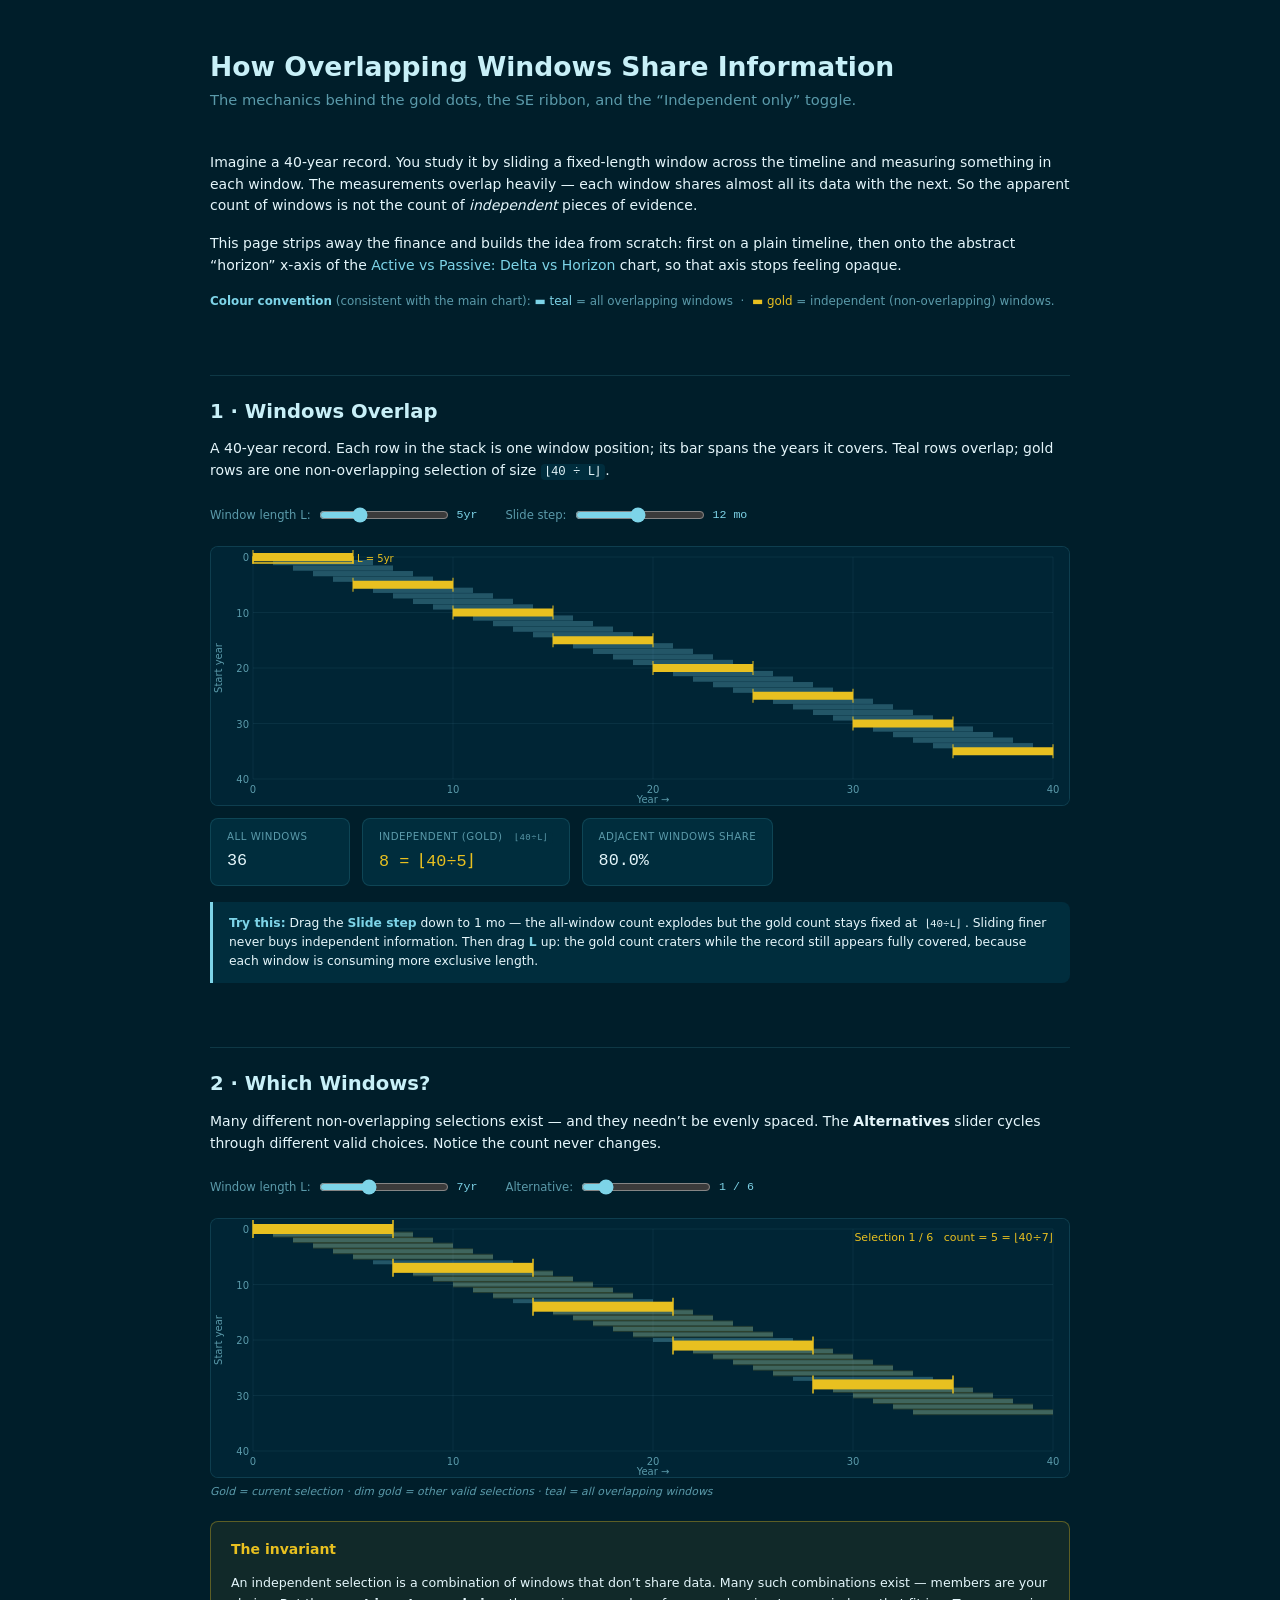
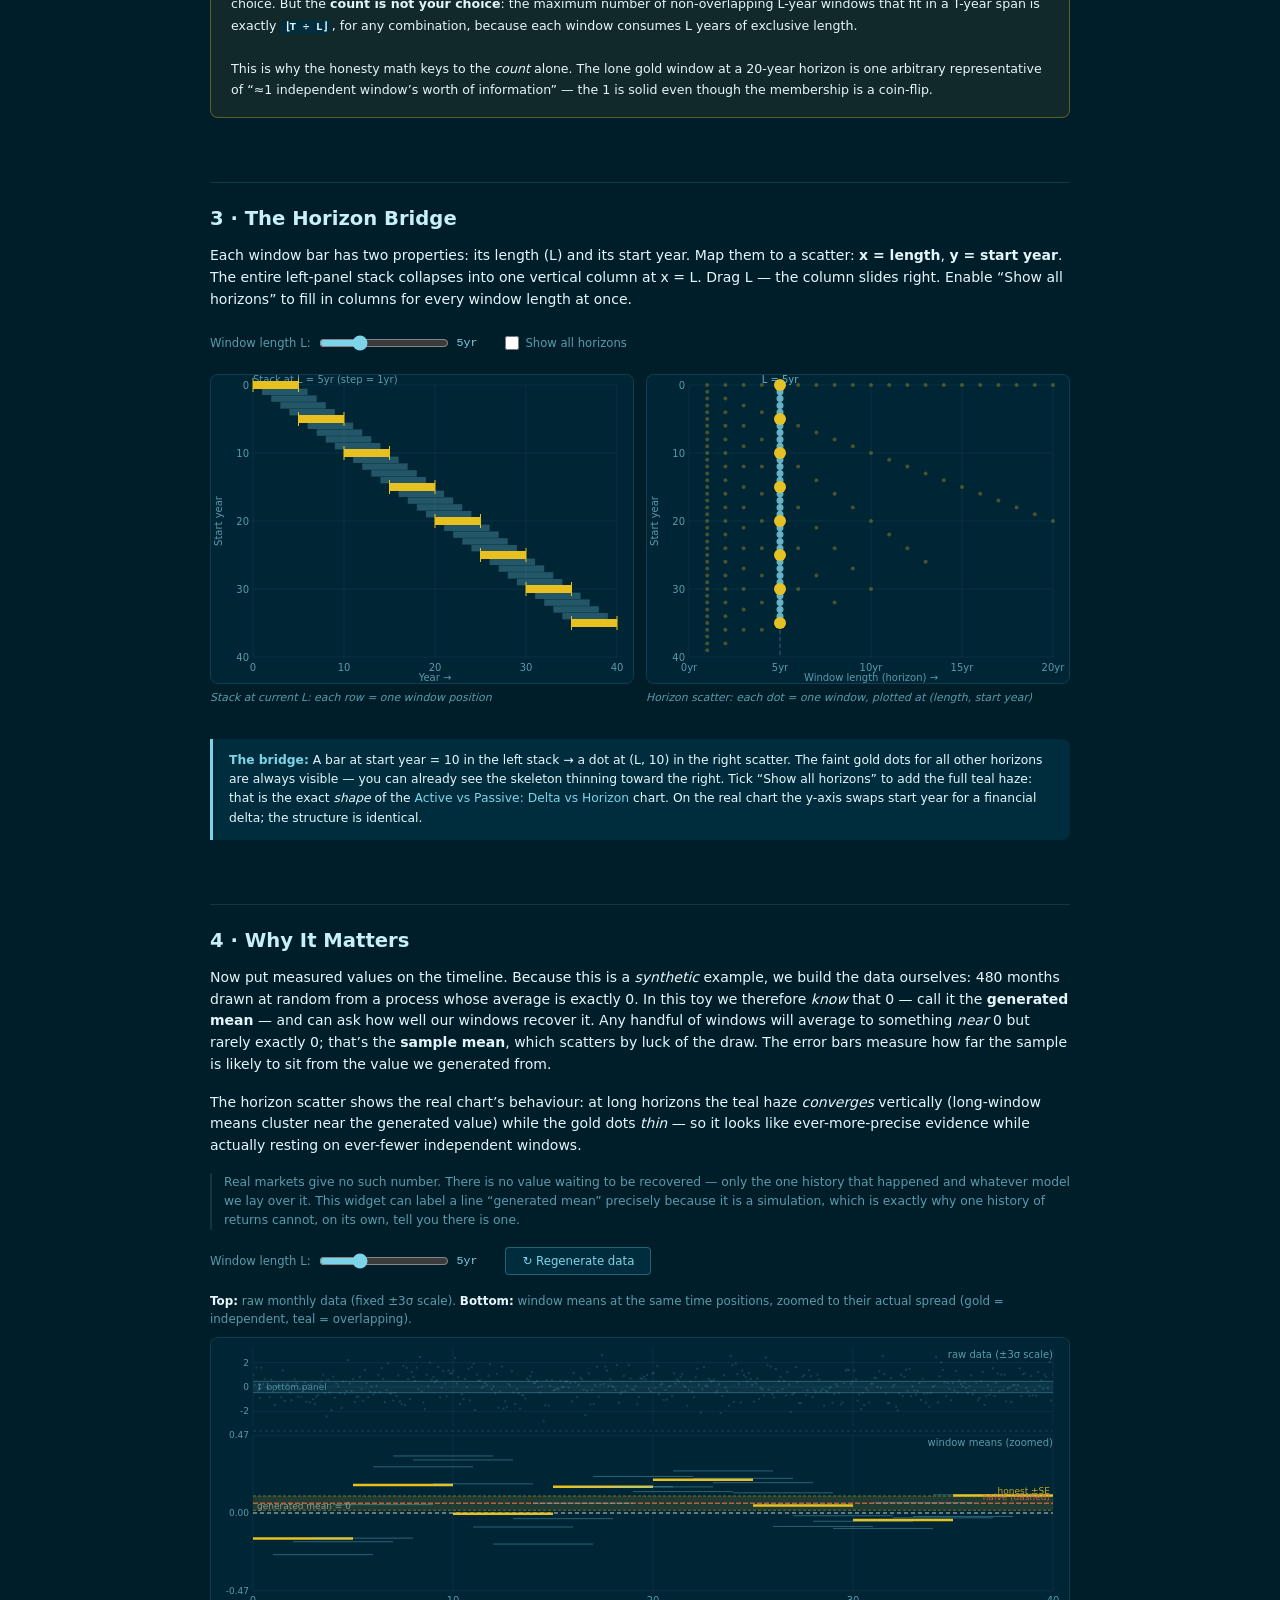
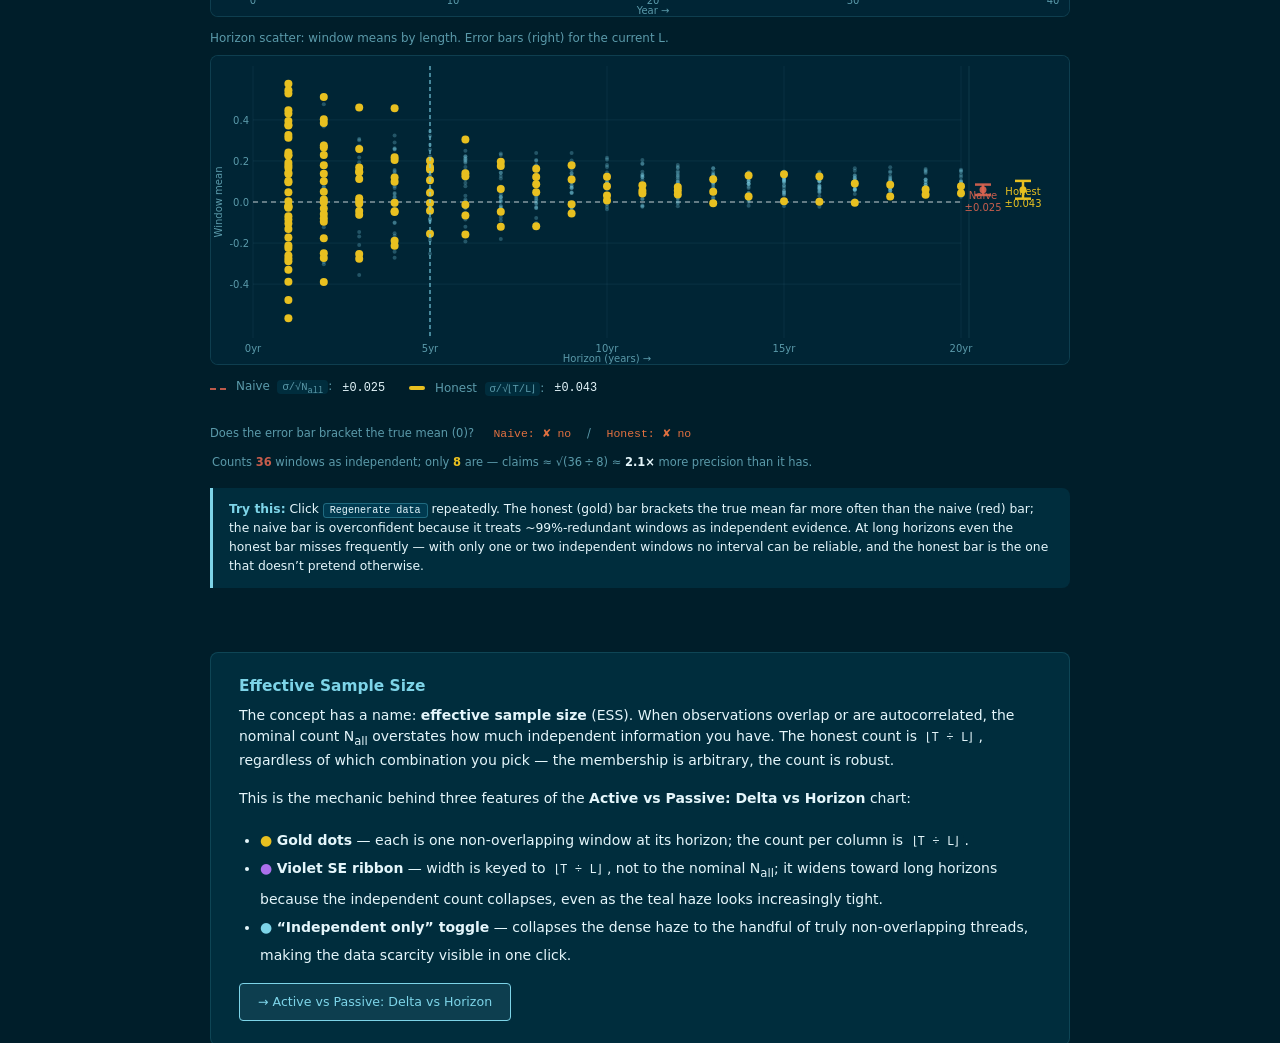
<file: static/independent-windows.html>
<!DOCTYPE html>
<html lang="en">
<head>
  <meta charset="UTF-8" />
  <meta name="viewport" content="width=device-width, initial-scale=1.0" />
  <title>How Overlapping Windows Share Information</title>
  <link rel="icon" type="image/png" href="/static/favicon.png" />
  <link rel="stylesheet" href="/static/theme.css" />
  <style>
    body { padding: 50px 20px 80px; }
    .container { max-width: 860px; margin: 0 auto; }
    h1 { margin-bottom: 6px; }
    .lead { font-size: 1.05rem; color: var(--color-text-dim); margin-bottom: 40px; }
    section { margin-bottom: 64px; }
    h2 { border-top: 1px solid var(--color-border); padding-top: 24px; margin-bottom: 14px; }
    h3 { margin-bottom: 8px; color: var(--color-primary); }
    /* ── Controls ─────────────────────────────────────────────── */
    .ctrl-row {
      display: flex; flex-wrap: wrap; gap: 12px 28px;
      align-items: center; margin-bottom: 14px;
      font-size: 0.83rem; color: var(--color-text-dim);
    }
    .ctrl-group { display: flex; align-items: center; gap: 8px; }
    .ctrl-label { white-space: nowrap; }
    .ctrl-row input[type=range] { width: 130px; accent-color: var(--color-primary); }
    .ctrl-row input[type=checkbox] { accent-color: var(--color-primary); width: 14px; height: 14px; }
    .val { color: var(--color-primary); font-family: var(--font-mono); min-width: 3ch; }
    /* ── Canvas ───────────────────────────────────────────────── */
    canvas {
      width: 100%; display: block;
      background: #002535;
      border: 1px solid var(--color-border);
      border-radius: var(--radius-md);
    }
    .two-panel { display: grid; grid-template-columns: 1fr 1fr; gap: 12px; }
    @media (max-width: 600px) { .two-panel { grid-template-columns: 1fr; } }
    /* ── Stat boxes ───────────────────────────────────────────── */
    .stat-row {
      display: flex; flex-wrap: wrap; gap: 12px;
      margin: 12px 0;
    }
    .stat-box {
      background: var(--color-surface);
      border: 1px solid var(--color-border);
      border-radius: var(--radius-md);
      padding: 10px 16px; min-width: 140px;
    }
    .stat-box .label {
      font-size: 0.73rem; color: var(--color-text-dim);
      text-transform: uppercase; letter-spacing: 0.05em;
      margin-bottom: 3px;
    }
    .stat-box .value {
      font-size: 1.2rem; font-family: var(--font-mono);
      color: var(--color-text);
    }
    .stat-box.gold .value { color: var(--color-accent); }
    /* ── Callout boxes ────────────────────────────────────────── */
    .try-box {
      border-left: 3px solid var(--color-primary);
      background: var(--color-surface);
      padding: 12px 16px; margin: 16px 0;
      border-radius: 0 var(--radius-md) var(--radius-md) 0;
      font-size: 0.88rem;
    }
    .try-box strong { color: var(--color-primary); }
    .invariant-box {
      border: 1px solid rgba(232,192,32,0.35);
      background: rgba(232,192,32,0.07);
      border-radius: var(--radius-md);
      padding: 16px 20px; margin: 20px 0;
      font-size: 0.9rem; line-height: 1.7;
    }
    .invariant-box .headline {
      font-size: 1rem; font-weight: 600;
      color: var(--color-accent); margin-bottom: 10px;
    }
    .errbar-row {
      display: flex; gap: 24px; margin-top: 12px; flex-wrap: wrap;
    }
    .errbar-item {
      display: flex; align-items: center; gap: 10px;
      font-size: 0.85rem;
    }
    .errbar-swatch {
      width: 16px; height: 4px; border-radius: 2px; flex-shrink: 0;
    }
    .errbar-label { color: var(--color-text-dim); }
    .errbar-value { font-family: var(--font-mono); color: var(--color-text); }
    .errbar-unestimable { color: rgba(232,192,32,0.5); font-style: italic; }
    /* ── Regen button ─────────────────────────────────────────── */
    #b4-regen {
      background: var(--color-surface); color: var(--color-primary);
      border: 1px solid var(--color-border-hi); border-radius: var(--radius-sm);
      padding: 6px 16px; font-size: 0.84rem; cursor: pointer;
      font-family: var(--font-sans); transition: background 0.15s, color 0.15s;
    }
    #b4-regen:hover { background: var(--color-surface-hi); color: var(--color-primary-hi); }
    /* ── Close section ────────────────────────────────────────── */
    .close-box {
      background: var(--color-surface);
      border: 1px solid var(--color-border);
      border-radius: var(--radius-md);
      padding: 24px 28px;
    }
    .link-back {
      display: inline-block; margin-top: 14px;
      background: rgba(125,212,232,0.1);
      border: 1px solid var(--color-primary);
      color: var(--color-primary); border-radius: var(--radius-sm);
      padding: 8px 18px; font-size: 0.9rem; text-decoration: none;
      transition: background 0.15s, color 0.15s;
    }
    .link-back:hover { background: rgba(125,212,232,0.2); color: var(--color-primary-hi); }
    .canvas-note {
      font-size: 0.78rem; color: var(--color-text-dim);
      margin-top: 6px; font-style: italic;
    }
    kbd {
      background: var(--color-surface-hi); border: 1px solid var(--color-border-hi);
      border-radius: 3px; padding: 1px 6px; font-size: 0.82em;
      font-family: var(--font-mono); color: var(--color-text);
    }
  </style>
</head>
<body>
<script src="/static/nav.js"></script>

<div class="container">
  <h1>How Overlapping Windows Share Information</h1>
  <p class="lead">
    The mechanics behind the gold dots, the SE ribbon, and the
    &ldquo;Independent only&rdquo; toggle.
  </p>

  <!-- ── INTRO ──────────────────────────────────────────────────────── -->
  <section id="intro">
    <p>
      Imagine a 40-year record. You study it by sliding a fixed-length window across the timeline
      and measuring something in each window. The measurements overlap heavily &mdash; each window
      shares almost all its data with the next. So the apparent count of windows is not the count
      of <em>independent</em> pieces of evidence.
    </p>
    <p>
      This page strips away the finance and builds the idea from scratch:
      first on a plain timeline, then onto the abstract &ldquo;horizon&rdquo; x-axis of the
      <a href="/rolling-windows-threads">Active vs Passive: Delta vs Horizon</a> chart,
      so that axis stops feeling opaque.
    </p>
    <p style="color:var(--color-text-dim);font-size:0.85rem">
      <strong style="color:var(--color-primary)">Colour convention</strong>
      (consistent with the main chart):
      <span style="color:#7dd4e8">&#9644; teal</span> = all overlapping windows &nbsp;&middot;&nbsp;
      <span style="color:#e8c020">&#9644; gold</span> = independent (non-overlapping) windows.
    </p>
  </section>

  <!-- ── BEAT 1: WINDOWS OVERLAP ───────────────────────────────────── -->
  <section id="beat1">
    <h2>1 &middot; Windows Overlap</h2>
    <p>
      A 40-year record. Each row in the stack is one window position; its bar spans the years it
      covers. Teal rows overlap; gold rows are one non-overlapping selection
      of size&nbsp;<code>&#8970;40&nbsp;&divide;&nbsp;L&#8971;</code>.
    </p>
    <div class="ctrl-row">
      <div class="ctrl-group">
        <span class="ctrl-label">Window length L:</span>
        <input type="range" id="b1-L" min="1" max="20" step="1" value="5" />
        <span class="val" id="b1-L-val">5yr</span>
      </div>
      <div class="ctrl-group">
        <span class="ctrl-label">Slide step:</span>
        <input type="range" id="b1-step" min="1" max="24" step="1" value="12" />
        <span class="val" id="b1-step-val">12 mo</span>
      </div>
    </div>
    <canvas id="c1" style="height:260px"></canvas>
    <div class="stat-row">
      <div class="stat-box">
        <div class="label">All windows</div>
        <div class="value" id="b1-nall">&mdash;</div>
      </div>
      <div class="stat-box gold">
        <div class="label">Independent (gold) &nbsp;<code>&#8970;40&divide;L&#8971;</code></div>
        <div class="value" id="b1-nindep">&mdash;</div>
      </div>
      <div class="stat-box">
        <div class="label">Adjacent windows share</div>
        <div class="value" id="b1-shared">&mdash;</div>
      </div>
    </div>
    <div class="try-box">
      <strong>Try this:</strong>
      Drag the <strong>Slide step</strong> down to 1&nbsp;mo &mdash; the all-window count
      explodes but the gold count stays fixed at <code>&#8970;40&divide;L&#8971;</code>.
      Sliding finer never buys independent information.
      Then drag <strong>L</strong> up: the gold count craters while the record still appears
      fully covered, because each window is consuming more exclusive length.
    </div>
  </section>

  <!-- ── BEAT 2: WHICH WINDOWS? ─────────────────────────────────────── -->
  <section id="beat2">
    <h2>2 &middot; Which Windows?</h2>
    <p>
      Many different non-overlapping selections exist &mdash; and they needn&rsquo;t be evenly
      spaced. The <strong>Alternatives</strong> slider cycles through different valid choices.
      Notice the count never changes.
    </p>
    <div class="ctrl-row">
      <div class="ctrl-group">
        <span class="ctrl-label">Window length L:</span>
        <input type="range" id="b2-L" min="1" max="20" step="1" value="7" />
        <span class="val" id="b2-L-val">7yr</span>
      </div>
      <div class="ctrl-group">
        <span class="ctrl-label">Alternative:</span>
        <input type="range" id="b2-alt" min="0" max="11" step="1" value="0" />
        <span class="val" id="b2-alt-val">1 / 12</span>
      </div>
    </div>
    <canvas id="c2" style="height:260px"></canvas>
    <p class="canvas-note">
      Gold = current selection &middot; dim gold = other valid selections &middot; teal = all overlapping windows
    </p>
    <div class="invariant-box">
      <div class="headline">The invariant</div>
      An independent selection is a combination of windows that don&rsquo;t share data.
      Many such combinations exist &mdash; members are your choice.
      But the <strong>count is not your choice</strong>: the maximum number of non-overlapping
      L-year windows that fit in a T-year span is exactly
      <strong><code>&#8970;T&nbsp;&divide;&nbsp;L&#8971;</code></strong>, for any combination,
      because each window consumes L years of exclusive length.
      <br><br>
      This is why the honesty math keys to the <em>count</em> alone.
      The lone gold window at a 20-year horizon is one arbitrary representative of
      &ldquo;&asymp;1 independent window&rsquo;s worth of information&rdquo;
      &mdash; the&nbsp;1 is solid even though the membership is a coin-flip.
    </div>
  </section>

  <!-- ── BEAT 3: THE HORIZON BRIDGE ─────────────────────────────────── -->
  <section id="beat3">
    <h2>3 &middot; The Horizon Bridge</h2>
    <p>
      Each window bar has two properties: its length (L) and its start year.
      Map them to a scatter: <strong>x = length</strong>, <strong>y = start year</strong>.
      The entire left-panel stack collapses into one vertical column at x&nbsp;=&nbsp;L.
      Drag L &mdash; the column slides right. Enable &ldquo;Show all horizons&rdquo; to
      fill in columns for every window length at once.
    </p>
    <div class="ctrl-row">
      <div class="ctrl-group">
        <span class="ctrl-label">Window length L:</span>
        <input type="range" id="b3-L" min="1" max="20" step="1" value="5" />
        <span class="val" id="b3-L-val">5yr</span>
      </div>
      <div class="ctrl-group">
        <label style="display:flex;align-items:center;gap:6px">
          <input type="checkbox" id="b3-showall" />
          <span>Show all horizons</span>
        </label>
      </div>
    </div>
    <div class="two-panel">
      <div>
        <canvas id="c3a" style="height:310px"></canvas>
        <p class="canvas-note">Stack at current L: each row = one window position</p>
      </div>
      <div>
        <canvas id="c3b" style="height:310px"></canvas>
        <p class="canvas-note">Horizon scatter: each dot = one window, plotted at (length, start year)</p>
      </div>
    </div>
    <div class="try-box" style="margin-top:16px">
      <strong>The bridge:</strong>
      A bar at start&nbsp;year&nbsp;=&nbsp;10 in the left stack &rarr;
      a dot at (L,&nbsp;10) in the right scatter.
      The faint gold dots for all other horizons are always visible &mdash; you can
      already see the skeleton thinning toward the right.
      Tick &ldquo;Show all horizons&rdquo; to add the full teal haze: that is the exact
      <em>shape</em> of the
      <a href="/rolling-windows-threads">Active vs Passive: Delta vs Horizon</a>
      chart. On the real chart the y-axis swaps start&nbsp;year for a financial delta;
      the structure is identical.
    </div>
  </section>

  <!-- ── BEAT 4: WHY IT MATTERS ─────────────────────────────────────── -->
  <section id="beat4">
    <h2>4 &middot; Why It Matters</h2>
    <p>
      Now put measured values on the timeline. Because this is a <em>synthetic</em> example,
      we build the data ourselves: 480&nbsp;months drawn at random from a process whose average
      is exactly&nbsp;0. In this toy we therefore <em>know</em> that 0 &mdash; call it the
      <strong>generated mean</strong> &mdash; and can ask how well our windows recover it.
      Any handful of windows will average to something <em>near</em>&nbsp;0 but rarely
      exactly&nbsp;0; that&rsquo;s the <strong>sample mean</strong>, which scatters by luck
      of the draw. The error bars measure how far the sample is likely to sit from the value
      we generated from.
    </p>
    <p>
      The horizon scatter shows the real chart&rsquo;s behaviour: at long horizons the teal
      haze <em>converges</em> vertically (long-window means cluster near the generated value)
      while the gold dots <em>thin</em> &mdash; so it looks like ever-more-precise evidence
      while actually resting on ever-fewer independent windows.
    </p>
    <p style="font-size:0.88rem;color:var(--color-text-dim);border-left:2px solid var(--color-border);padding-left:12px;margin:14px 0">
      Real markets give no such number. There is no value waiting to be recovered &mdash;
      only the one history that happened and whatever model we lay over it.
      This widget can label a line &ldquo;generated mean&rdquo; precisely because it is
      a simulation, which is exactly why one history of returns cannot, on its own, tell
      you there is one.
    </p>
    <div class="ctrl-row">
      <div class="ctrl-group">
        <span class="ctrl-label">Window length L:</span>
        <input type="range" id="b4-L" min="1" max="20" step="1" value="5" />
        <span class="val" id="b4-L-val">5yr</span>
      </div>
      <button id="b4-regen">&#8635; Regenerate data</button>
    </div>

    <p style="font-size:0.85rem;color:var(--color-text-dim);margin-bottom:8px">
      <strong style="color:var(--color-text)">Top:</strong> raw monthly data (fixed ±3σ scale).
      <strong style="color:var(--color-text)">Bottom:</strong> window means at the same time positions,
      zoomed to their actual spread (gold = independent, teal = overlapping).
    </p>
    <canvas id="c4a" style="height:280px;margin-bottom:12px"></canvas>

    <p style="font-size:0.85rem;color:var(--color-text-dim);margin-bottom:8px">
      Horizon scatter: window means by length. Error bars (right) for the current L.
    </p>
    <canvas id="c4b" style="height:310px"></canvas>

    <div class="errbar-row" id="b4-errbar-row">
      <div class="errbar-item">
        <div class="errbar-swatch" style="background:transparent;border-top:2px dashed rgba(220,100,80,0.85);height:2px;border-radius:0;margin-top:1px"></div>
        <span class="errbar-label">Naive &nbsp;<code>&#963;/&radic;N<sub>all</sub></code>:</span>
        <span class="errbar-value" id="b4-naive">&mdash;</span>
      </div>
      <div class="errbar-item">
        <div class="errbar-swatch" style="background:#e8c020"></div>
        <span class="errbar-label">Honest &nbsp;<code>&#963;/&radic;&#8970;T/L&#8971;</code>:</span>
        <span class="errbar-value" id="b4-honest">&mdash;</span>
      </div>
      <div class="errbar-item" style="color:var(--color-text-dim);font-size:0.82rem;align-items:flex-start;padding-top:2px">
        Does the error bar bracket the true mean&nbsp;(0)?
        &ensp;<span id="b4-naive-brackets" style="font-family:var(--font-mono)"></span>
        &ensp;/&ensp;
        <span id="b4-honest-brackets" style="font-family:var(--font-mono)"></span>
      </div>
    </div>

    <div id="b4-ratio" style="font-size:0.82rem;color:var(--color-text-dim);margin-top:10px;line-height:1.7;padding:0 2px"></div>

    <div class="try-box" style="margin-top:16px">
      <strong>Try this:</strong>
      Click <kbd>Regenerate data</kbd> repeatedly.
      The honest (gold) bar brackets the true mean far more often than the naive (red) bar;
      the naive bar is overconfident because it treats ~99%-redundant windows as independent evidence.
      At long horizons even the honest bar misses frequently &mdash; with only one or two independent
      windows no interval can be reliable, and the honest bar is the one that doesn&rsquo;t pretend otherwise.
    </div>
  </section>

  <!-- ── CLOSE ──────────────────────────────────────────────────────── -->
  <section id="close">
    <div class="close-box">
      <h3>Effective Sample Size</h3>
      <p>
        The concept has a name: <strong>effective sample size</strong> (ESS).
        When observations overlap or are autocorrelated, the nominal count
        N<sub>all</sub> overstates how much independent information you have.
        The honest count is&nbsp;<code>&#8970;T&nbsp;&divide;&nbsp;L&#8971;</code>,
        regardless of which combination you pick &mdash; the membership is arbitrary,
        the count is robust.
      </p>
      <p>
        This is the mechanic behind three features of the
        <strong>Active vs Passive: Delta vs Horizon</strong> chart:
      </p>
      <ul style="padding-left:1.5em;line-height:2">
        <li>
          <span style="color:#e8c020">&#9679;</span>
          <strong>Gold dots</strong> &mdash; each is one non-overlapping window at its horizon;
          the count per column is <code>&#8970;T&nbsp;&divide;&nbsp;L&#8971;</code>.
        </li>
        <li>
          <span style="color:rgba(190,120,255,0.9)">&#9679;</span>
          <strong>Violet SE ribbon</strong> &mdash; width is keyed to
          <code>&#8970;T&nbsp;&divide;&nbsp;L&#8971;</code>, not to the nominal
          N<sub>all</sub>; it widens toward long horizons because the independent count
          collapses, even as the teal haze looks increasingly tight.
        </li>
        <li>
          <span style="color:#7dd4e8">&#9679;</span>
          <strong>&ldquo;Independent only&rdquo; toggle</strong> &mdash; collapses the dense
          haze to the handful of truly non-overlapping threads, making the data scarcity
          visible in one click.
        </li>
      </ul>
      <a class="link-back" href="/rolling-windows-threads">
        &rarr; Active vs Passive: Delta vs Horizon
      </a>
    </div>
  </section>
</div><!-- .container -->

<script>
/* ═══════════════════════════════════════════════════════════════════════
   How Overlapping Windows Share Information — interactive explainer
   Pure canvas / vanilla JS; no external dependencies beyond nav.js.
   ═══════════════════════════════════════════════════════════════════════ */

// ── Constants & colours ──────────────────────────────────────────────
var T  = 40;          // span in years
var MAX_L = 20;
var DPR = window.devicePixelRatio || 1;

var C_BG         = '#002535';
var C_TEAL       = 'rgba(125,212,232,0.28)';
var C_TEAL_BOLD  = 'rgba(125,212,232,0.80)';
var C_GOLD       = '#e8c020';
var C_GOLD_FAINT = 'rgba(232,192,32,0.14)';
var C_TRUE       = 'rgba(255,255,255,0.50)';
var C_TEXT       = '#e4f6fb';
var C_DIM        = '#5a9aaa';
var C_NAIVE      = 'rgba(220,100,80,0.90)';

// ── Per-beat state ───────────────────────────────────────────────────
var b1 = { L: 5, step: 12 };
var b2 = { L: 7, altIdx: 0, alts: [] };
var b3 = { L: 5, showAll: false };
var b4 = { L: 5, data: null };

// ── Maths helpers ────────────────────────────────────────────────────

function getAllStarts(L_yr, step_mo) {
  var step_yr = step_mo / 12, starts = [];
  for (var s = 0; s + L_yr <= T + 1e-9; s += step_yr) starts.push(s);
  return starts;
}

function getIndepStarts(L_yr) {
  var n = Math.floor(T / L_yr), starts = [];
  for (var i = 0; i < n; i++) starts.push(i * L_yr);
  return starts;
}

function nIndep(L_yr) { return Math.floor(T / L_yr); }

function sharedPct(L_yr, step_mo) {
  return Math.max(0, (L_yr - step_mo / 12) / L_yr * 100);
}

// All valid independent selections via uniform offset (0..slack years).
// For integer L and T, this is the exact count: slack+1.
function genAlts(L_yr) {
  var n = nIndep(L_yr);
  if (n === 0) return [[]];
  var slack = T - n * L_yr, alts = [];
  for (var offset = 0; offset <= slack; offset++) {
    var starts = [];
    for (var i = 0; i < n; i++) starts.push(offset + i * L_yr);
    alts.push(starts);
  }
  return alts;
}

function sampleArr(arr, n) {
  if (arr.length <= n) return arr;
  var out = [];
  for (var i = 0; i < n; i++) out.push(arr[Math.round(i * (arr.length - 1) / (n - 1))]);
  return out;
}

function stddev(arr) {
  if (arr.length < 2) return 0;
  var m = arr.reduce(function(a, b) { return a + b; }, 0) / arr.length;
  return Math.sqrt(arr.reduce(function(s, v) { return s + (v - m) * (v - m); }, 0) / (arr.length - 1));
}

// ── Canvas setup ─────────────────────────────────────────────────────

function prep(id) {
  var el = document.getElementById(id);
  var W = el.clientWidth, H = el.clientHeight;
  if (!W || !H) return null;
  el.width  = W * DPR;
  el.height = H * DPR;
  var ctx = el.getContext('2d');
  ctx.scale(DPR, DPR);
  ctx.fillStyle = C_BG;
  ctx.fillRect(0, 0, W, H);
  return { ctx: ctx, W: W, H: H };
}

// Margins
var ML = 42, MR = 16, MT = 10, MB = 26;

function plotW(W) { return W - ML - MR; }
function plotH(H) { return H - MT - MB; }
function xY(s, T_yr, pW) { return ML + s / T_yr * pW; }
function yRow(s, T_yr, pH) { return MT + s / T_yr * pH; }

// ── Shared: draw timeline stack ───────────────────────────────────────

function drawStack(ctx, W, H, L_yr, allStarts, indepStarts, titleStr) {
  var pW_ = plotW(W), pH_ = plotH(H);

  // Grid
  ctx.font = '10px system-ui'; ctx.fillStyle = C_DIM;
  for (var yr = 0; yr <= T; yr += 10) {
    var gx = xY(yr, T, pW_), gy = yRow(yr, T, pH_);
    ctx.fillStyle = 'rgba(125,212,232,0.07)';
    ctx.fillRect(ML, gy - 0.5, pW_, 1);
    ctx.fillRect(gx - 0.5, MT, 1, pH_);
    ctx.fillStyle = C_DIM; ctx.textAlign = 'center';
    ctx.fillText(yr, gx, H - MB + 14);
    ctx.textAlign = 'right';
    ctx.fillText(yr, ML - 4, gy + 4);
  }

  // Axis labels
  ctx.fillStyle = C_DIM; ctx.font = '10px system-ui'; ctx.textAlign = 'center';
  ctx.fillText('Year \u2192', ML + pW_ / 2, H - 2);
  ctx.save();
  ctx.translate(11, MT + pH_ / 2); ctx.rotate(-Math.PI / 2);
  ctx.textAlign = 'center'; ctx.fillText('Start year', 0, 0);
  ctx.restore();

  if (titleStr) {
    ctx.fillStyle = C_DIM; ctx.font = '10px system-ui'; ctx.textAlign = 'left';
    ctx.fillText(titleStr, ML, MT - 2);
  }

  // All teal window bars
  var nAll = allStarts.length;
  var barH = Math.max(0.8, pH_ / nAll * 0.85);
  var disp  = nAll <= 280 ? allStarts : sampleArr(allStarts, 280);
  disp.forEach(function(s) {
    var y = yRow(s, T, pH_);
    ctx.fillStyle = C_TEAL;
    ctx.fillRect(xY(s, T, pW_), y - barH / 2, Math.max(1, (L_yr / T) * pW_), Math.max(1, barH));
  });

  // Gold independent bars (always drawn in full, on top)
  var goldH = Math.min(8, Math.max(3, barH * 2.5));
  indepStarts.forEach(function(s) {
    var y = yRow(s, T, pH_);
    var x0 = xY(s, T, pW_), wBar = Math.max(2, (L_yr / T) * pW_);
    ctx.fillStyle = C_GOLD;
    ctx.fillRect(x0, y - goldH / 2, wBar, goldH);
    // End tick marks
    ctx.strokeStyle = C_GOLD; ctx.lineWidth = 1;
    ctx.beginPath();
    ctx.moveTo(x0, y - goldH / 2 - 3); ctx.lineTo(x0, y + goldH / 2 + 3);
    ctx.moveTo(x0 + wBar, y - goldH / 2 - 3); ctx.lineTo(x0 + wBar, y + goldH / 2 + 3);
    ctx.stroke();
  });
}

// ── Beat 1 ────────────────────────────────────────────────────────────

function drawBeat1() {
  var r = prep('c1'); if (!r) return;
  var L = b1.L, step = b1.step;
  var all   = getAllStarts(L, step);
  var indep = getIndepStarts(L);
  drawStack(r.ctx, r.W, r.H, L, all, indep, null);

  // Window-length indicator bar at top
  var pW_ = plotW(r.W);
  r.ctx.fillStyle = 'rgba(232,192,32,0.22)';
  r.ctx.fillRect(ML, MT, (L / T) * pW_, 6);
  r.ctx.strokeStyle = C_GOLD; r.ctx.lineWidth = 1.5;
  r.ctx.strokeRect(ML, MT, (L / T) * pW_, 6);
  r.ctx.fillStyle = C_GOLD; r.ctx.font = '10px system-ui'; r.ctx.textAlign = 'left';
  r.ctx.fillText('L = ' + L + 'yr', ML + (L / T) * pW_ + 4, MT + 5);

  // Stats
  document.getElementById('b1-nall').textContent   = all.length.toLocaleString();
  document.getElementById('b1-nindep').textContent = indep.length + ' = \u230a40\u00f7' + L + '\u230b';
  document.getElementById('b1-shared').textContent = sharedPct(L, step).toFixed(1) + '%';
}

// ── Beat 2 ────────────────────────────────────────────────────────────

function drawBeat2() {
  var r = prep('c2'); if (!r) return;
  var L = b2.L;
  b2.alts = genAlts(L);
  var numAlts = b2.alts.length;
  b2.numAlts = numAlts;
  if (b2.altIdx >= numAlts) b2.altIdx = 0;
  var altSlider = document.getElementById('b2-alt');
  altSlider.max = numAlts - 1;
  altSlider.value = b2.altIdx;
  altSlider.disabled = (numAlts === 1);
  document.getElementById('b2-alt-val').textContent = (b2.altIdx + 1) + ' / ' + numAlts;
  var pW_ = plotW(r.W), pH_ = plotH(r.H);
  var ctx = r.ctx;

  // Grid
  ctx.font = '10px system-ui';
  for (var yr = 0; yr <= T; yr += 10) {
    var gx = xY(yr, T, pW_), gy = yRow(yr, T, pH_);
    ctx.fillStyle = 'rgba(125,212,232,0.07)';
    ctx.fillRect(ML, gy - 0.5, pW_, 1);
    ctx.fillRect(gx - 0.5, MT, 1, pH_);
    ctx.fillStyle = C_DIM; ctx.textAlign = 'center';
    ctx.fillText(yr, gx, r.H - MB + 14);
    ctx.textAlign = 'right'; ctx.fillText(yr, ML - 4, gy + 4);
  }
  ctx.fillStyle = C_DIM; ctx.textAlign = 'center';
  ctx.fillText('Year \u2192', ML + pW_ / 2, r.H - 2);
  ctx.save();
  ctx.translate(11, MT + pH_ / 2); ctx.rotate(-Math.PI / 2);
  ctx.textAlign = 'center'; ctx.fillText('Start year', 0, 0);
  ctx.restore();

  // All overlapping windows (step=1yr) as faint teal
  getAllStarts(L, 12).forEach(function(s) {
    var y = yRow(s, T, pH_);
    ctx.fillStyle = C_TEAL;
    ctx.fillRect(xY(s, T, pW_), y - 2, Math.max(2, (L / T) * pW_), 4);
  });

  // Other alternatives as dim gold (behind)
  b2.alts.forEach(function(alt, i) {
    if (i === b2.altIdx) return;
    alt.forEach(function(s) {
      var y = yRow(s, T, pH_);
      ctx.fillStyle = C_GOLD_FAINT;
      ctx.fillRect(xY(s, T, pW_), y - 3, Math.max(2, (L / T) * pW_), 6);
    });
  });

  // Current alternative as opaque gold
  var cur = b2.alts[b2.altIdx] || [];
  var goldH = Math.min(10, Math.max(4, pH_ / T * 4));
  cur.forEach(function(s) {
    var y = yRow(s, T, pH_);
    var x0 = xY(s, T, pW_), wBar = Math.max(2, (L / T) * pW_);
    ctx.fillStyle = C_GOLD;
    ctx.fillRect(x0, y - goldH / 2, wBar, goldH);
    ctx.strokeStyle = C_GOLD; ctx.lineWidth = 1.5;
    ctx.beginPath();
    ctx.moveTo(x0, y - goldH / 2 - 4); ctx.lineTo(x0, y + goldH / 2 + 4);
    ctx.moveTo(x0 + wBar, y - goldH / 2 - 4); ctx.lineTo(x0 + wBar, y + goldH / 2 + 4);
    ctx.stroke();
  });

  // Label
  var n = nIndep(L);
  ctx.fillStyle = C_GOLD; ctx.font = '11px system-ui'; ctx.textAlign = 'right';
  ctx.fillText('Selection ' + (b2.altIdx + 1) + ' / ' + b2.numAlts +
    '   count = ' + n + ' = \u230a40\u00f7' + L + '\u230b', ML + pW_, MT + 12);
}

// ── Beat 3: stack half ────────────────────────────────────────────────

function drawBeat3Stack() {
  var r = prep('c3a'); if (!r) return;
  var L = b3.L;
  drawStack(r.ctx, r.W, r.H, L, getAllStarts(L, 12), getIndepStarts(L),
            'Stack at L = ' + L + 'yr (step = 1yr)');
}

// ── Beat 3: horizon scatter half ──────────────────────────────────────

function drawBeat3Horizon() {
  var r = prep('c3b'); if (!r) return;
  var ctx = r.ctx, W = r.W, H = r.H;
  var pW_ = plotW(W), pH_ = plotH(H);
  var maxH = MAX_L;

  // Axis helpers
  function hx(L_h) { return ML + (L_h / maxH) * pW_; }
  function sy(s)    { return MT + (s    / T)    * pH_; }

  // Grid
  ctx.font = '10px system-ui';
  for (var h = 0; h <= maxH; h += 5) {
    ctx.fillStyle = 'rgba(125,212,232,0.07)';
    ctx.fillRect(hx(h) - 0.5, MT, 1, pH_);
    ctx.fillStyle = C_DIM; ctx.textAlign = 'center';
    ctx.fillText(h + 'yr', hx(h), H - MB + 14);
  }
  for (var yr = 0; yr <= T; yr += 10) {
    ctx.fillStyle = 'rgba(125,212,232,0.07)';
    ctx.fillRect(ML, sy(yr) - 0.5, pW_, 1);
    ctx.fillStyle = C_DIM; ctx.textAlign = 'right';
    ctx.fillText(yr, ML - 4, sy(yr) + 4);
  }
  ctx.fillStyle = C_DIM; ctx.textAlign = 'center';
  ctx.fillText('Window length (horizon) \u2192', ML + pW_ / 2, H - 2);
  ctx.save();
  ctx.translate(11, MT + pH_ / 2); ctx.rotate(-Math.PI / 2);
  ctx.textAlign = 'center'; ctx.fillText('Start year', 0, 0);
  ctx.restore();

  // Optional teal haze: all non-current horizons (drawn first, lowest z)
  if (b3.showAll) {
    for (var Lh = 1; Lh <= maxH; Lh++) {
      if (Lh === b3.L) continue;
      getAllStarts(Lh, 12).forEach(function(s) {
        ctx.beginPath(); ctx.arc(hx(Lh), sy(s), 1.5, 0, 6.283);
        ctx.fillStyle = C_TEAL; ctx.fill();
      });
    }
  }

  // Faint gold skeleton for all non-current horizons (always visible — shows thinning)
  for (var Lh = 1; Lh <= maxH; Lh++) {
    if (Lh === b3.L) continue;
    getIndepStarts(Lh).forEach(function(s) {
      ctx.beginPath(); ctx.arc(hx(Lh), sy(s), 2, 0, 6.283);
      ctx.fillStyle = 'rgba(232,192,32,0.30)'; ctx.fill();
    });
  }

  // Current L: full teal + bold gold (drawn on top)
  getAllStarts(b3.L, 12).forEach(function(s) {
    ctx.beginPath(); ctx.arc(hx(b3.L), sy(s), 3.5, 0, 6.283);
    ctx.fillStyle = C_TEAL_BOLD; ctx.fill();
  });
  getIndepStarts(b3.L).forEach(function(s) {
    ctx.beginPath(); ctx.arc(hx(b3.L), sy(s), 6, 0, 6.283);
    ctx.fillStyle = C_GOLD; ctx.fill();
  });

  // Current-L column indicator
  var cx = hx(b3.L);
  ctx.strokeStyle = 'rgba(125,212,232,0.22)'; ctx.lineWidth = 1.5;
  ctx.setLineDash([4, 3]);
  ctx.beginPath(); ctx.moveTo(cx, MT); ctx.lineTo(cx, MT + pH_); ctx.stroke();
  ctx.setLineDash([]);
  ctx.fillStyle = C_TEAL_BOLD; ctx.font = '10px system-ui'; ctx.textAlign = 'center';
  ctx.fillText('L = ' + b3.L + 'yr', cx, MT - 2);
}

function range(a, b) { var r = []; for (var i = a; i <= b; i++) r.push(i); return r; }
function setOf(arr) { var s = {}; arr.forEach(function(v) { s[v.toFixed(4)] = true; }); return s; }

// ── Beat 4: iid data ─────────────────────────────────────────────────

function genData() {
  var n = T * 12, data = new Float64Array(n);
  for (var i = 0; i < n; i++) {
    var u1 = Math.random() || 1e-15, u2 = Math.random();
    data[i] = Math.sqrt(-2 * Math.log(u1)) * Math.cos(2 * Math.PI * u2);
  }
  return data;
}

function windowMean(data, s_yr, L_yr) {
  var s = Math.round(s_yr * 12), n = Math.round(L_yr * 12), sum = 0;
  for (var i = s; i < s + n && i < data.length; i++) sum += data[i];
  return sum / n;
}

function drawBeat4Timeline() {
  var r = prep('c4a'); if (!r) return;
  var ctx = r.ctx, W = r.W, H = r.H;
  var pW_ = plotW(W);
  var data = b4.data, L = b4.L;

  // ── Layout ───────────────────────────────────────────────────────────
  var rawH = 78;           // raw data panel height
  var GAP  = 10;           // gap between panels
  var rawT = MT;           // top of raw panel
  var rawB = rawT + rawH;  // bottom of raw panel
  var mnT  = rawB + GAP;   // top of means panel
  var mnH  = H - MB - mnT; // means panel height

  // ── Y transforms ─────────────────────────────────────────────────────
  var yRawAbs = 3.2;
  function tyRaw(v) { return rawT + (1 - (v + yRawAbs) / (2 * yRawAbs)) * rawH; }

  // Compute all window means (needed for auto-scale)
  var allW = getAllStarts(L, 12);
  var indepSet4 = setOf(getIndepStarts(L));
  var means = allW.map(function(s) { return windowMean(data, s, L); });
  var maxAbsMean = means.reduce(function(m, v) { return Math.max(m, Math.abs(v)); }, 0.01);
  var yMnAbs = Math.max(0.12, maxAbsMean * 1.35);
  function tyMn(v) { return mnT + (1 - (v + yMnAbs) / (2 * yMnAbs)) * mnH; }

  // ── Confidence band coordinates ───────────────────────────────────────
  var grandMean = means.reduce(function(a, b) { return a + b; }, 0) / means.length;
  var indepMeans = [];
  allW.forEach(function(s, idx) {
    if (indepSet4[s.toFixed(4)]) indepMeans.push(means[idx]);
  });
  var nI     = indepMeans.length;
  var iMean  = nI > 0 ? indepMeans.reduce(function(a,b){return a+b;},0)/nI : grandMean;
  var seN    = means.length > 1 ? stddev(means) / Math.sqrt(means.length) : null;
  var seH    = nI >= 2 ? stddev(indepMeans) / Math.sqrt(nI) : null;
  var nBandHi = seN !== null ? tyMn(grandMean + seN) : null;
  var nBandLo = seN !== null ? tyMn(grandMean - seN) : null;
  var hBandHi = seH !== null ? tyMn(iMean + seH) : null;
  var hBandLo = seH !== null ? tyMn(iMean - seH) : null;

  // ── Shared x helper ───────────────────────────────────────────────────
  function xYr(yr) { return ML + (yr / T) * pW_; }

  // ── Shared x-axis labels + vertical grid lines ────────────────────────
  ctx.font = '10px system-ui';
  for (var yr = 0; yr <= T; yr += 10) {
    var gx = xYr(yr);
    ctx.fillStyle = 'rgba(125,212,232,0.07)';
    ctx.fillRect(gx - 0.5, rawT, 1, rawH);
    ctx.fillRect(gx - 0.5, mnT,  1, mnH);
    ctx.fillStyle = C_DIM; ctx.textAlign = 'center';
    ctx.fillText(yr, gx, H - MB + 14);
  }
  ctx.fillStyle = C_DIM; ctx.textAlign = 'center';
  ctx.fillText('Year \u2192', ML + pW_ / 2, H - 2);

  // ── RAW DATA PANEL ────────────────────────────────────────────────────

  // Panel label
  ctx.fillStyle = C_DIM; ctx.font = '10px system-ui'; ctx.textAlign = 'right';
  ctx.fillText('raw data (±3\u03c3 scale)', ML + pW_, rawT + 10);

  // Y ticks
  [-2, 0, 2].forEach(function(v) {
    var y = tyRaw(v);
    ctx.fillStyle = 'rgba(125,212,232,0.07)'; ctx.fillRect(ML, y - 0.5, pW_, 1);
    ctx.fillStyle = C_DIM; ctx.textAlign = 'right'; ctx.font = '9px system-ui';
    ctx.fillText(v, ML - 4, y + 3);
  });

  // Horizontal band showing the zoom range of the bottom panel
  var bandTop = tyRaw(yMnAbs), bandBot = tyRaw(-yMnAbs);
  ctx.fillStyle = 'rgba(125,212,232,0.09)';
  ctx.fillRect(ML, bandTop, pW_, bandBot - bandTop);
  ctx.strokeStyle = 'rgba(125,212,232,0.30)'; ctx.lineWidth = 1;
  ctx.beginPath(); ctx.moveTo(ML, bandTop); ctx.lineTo(ML + pW_, bandTop); ctx.stroke();
  ctx.beginPath(); ctx.moveTo(ML, bandBot); ctx.lineTo(ML + pW_, bandBot); ctx.stroke();
  // Band label on the left edge
  var bandMid = (bandTop + bandBot) / 2;
  ctx.fillStyle = 'rgba(125,212,232,0.55)'; ctx.font = '9px system-ui'; ctx.textAlign = 'left';
  ctx.fillText('\u2195 bottom panel', ML + 3, bandMid + 3);

  // Raw data dots (clipped to panel)
  ctx.save();
  ctx.beginPath(); ctx.rect(ML, rawT, pW_, rawH); ctx.clip();
  var step_px = pW_ / (data.length - 1);
  for (var i = 0; i < data.length; i++) {
    var px = ML + i * step_px, py = tyRaw(data[i]);
    ctx.fillStyle = 'rgba(100,180,210,0.20)';
    ctx.fillRect(px - 1, py - 1, 2, 2);
  }
  ctx.restore();

  // ── PANEL DIVIDER ─────────────────────────────────────────────────────
  ctx.strokeStyle = 'rgba(125,212,232,0.20)'; ctx.lineWidth = 1;
  ctx.setLineDash([3, 3]);
  ctx.beginPath();
  ctx.moveTo(ML, rawB + GAP / 2); ctx.lineTo(ML + pW_, rawB + GAP / 2);
  ctx.stroke(); ctx.setLineDash([]);

  // ── MEANS PANEL ───────────────────────────────────────────────────────

  // Panel label
  ctx.fillStyle = C_DIM; ctx.font = '10px system-ui'; ctx.textAlign = 'right';
  ctx.fillText('window means (zoomed)', ML + pW_, mnT + 10);

  // Y ticks (auto-scaled)
  var mnTick = parseFloat(yMnAbs.toFixed(2));
  [-mnTick, 0, mnTick].forEach(function(v) {
    var y = tyMn(v);
    ctx.fillStyle = 'rgba(125,212,232,0.07)'; ctx.fillRect(ML, y - 0.5, pW_, 1);
    ctx.fillStyle = C_DIM; ctx.textAlign = 'right'; ctx.font = '9px system-ui';
    ctx.fillText(v.toFixed(2), ML - 4, y + 3);
  });

  // True mean line
  ctx.strokeStyle = C_TRUE; ctx.lineWidth = 1.5; ctx.setLineDash([4, 3]);
  ctx.beginPath(); ctx.moveTo(ML, tyMn(0)); ctx.lineTo(ML + pW_, tyMn(0)); ctx.stroke();
  ctx.setLineDash([]);
  ctx.fillStyle = C_TRUE; ctx.font = '9px system-ui'; ctx.textAlign = 'left';
  ctx.fillText('generated mean = 0', ML + 4, tyMn(0) - 4);

  // Confidence bands + window mean bars (all clipped to means panel)
  ctx.save();
  ctx.beginPath(); ctx.rect(ML, mnT, pW_, mnH); ctx.clip();

  // Naive: dashed center-line only — fill-vs-line contrast with honest ribbon
  if (seN !== null) {
    ctx.strokeStyle = 'rgba(220,100,80,0.75)'; ctx.lineWidth = 1.5; ctx.setLineDash([5, 2]);
    ctx.beginPath(); ctx.moveTo(ML, tyMn(grandMean)); ctx.lineTo(ML + pW_, tyMn(grandMean)); ctx.stroke();
    ctx.setLineDash([]);
  }
  // Honest: filled semi-transparent ribbon
  if (hBandHi !== null) {
    ctx.fillStyle = 'rgba(232,192,32,0.14)';
    ctx.fillRect(ML, hBandHi, pW_, hBandLo - hBandHi);
    ctx.strokeStyle = 'rgba(232,192,32,0.45)'; ctx.lineWidth = 1; ctx.setLineDash([3, 2]);
    ctx.beginPath(); ctx.moveTo(ML, hBandHi); ctx.lineTo(ML + pW_, hBandHi); ctx.stroke();
    ctx.beginPath(); ctx.moveTo(ML, hBandLo); ctx.lineTo(ML + pW_, hBandLo); ctx.stroke();
    ctx.setLineDash([]);
  }

  // Window mean bars (on top of bands)
  allW.forEach(function(s, idx) {
    var m = means[idx];
    var x0 = xYr(s), x1 = xYr(s + L);
    var y = tyMn(m);
    var isIndep = indepSet4[s.toFixed(4)];
    ctx.strokeStyle = isIndep ? C_GOLD : 'rgba(125,212,232,0.35)';
    ctx.lineWidth   = isIndep ? 2.5 : 1;
    ctx.beginPath(); ctx.moveTo(x0, y); ctx.lineTo(x1, y); ctx.stroke();
  });
  ctx.restore();

  // Band labels (right edge, outside clip so always visible)
  ctx.font = '9px system-ui'; ctx.textAlign = 'right';
  if (seN !== null) {
    ctx.fillStyle = 'rgba(220,100,80,0.85)';
    ctx.fillText('naive (dashed)', ML + pW_ - 3, tyMn(grandMean) - 3);
  }
  if (hBandHi !== null) {
    ctx.fillStyle = 'rgba(232,192,32,0.85)';
    ctx.fillText('honest \u00b1SE', ML + pW_ - 3, Math.max(mnT + 10, hBandHi - 2));
  }
}

function drawBeat4Horizon() {
  var r = prep('c4b'); if (!r) return;
  var ctx = r.ctx, W = r.W, H = r.H;
  var EB_W = 100;  // right-side panel for error bars
  var pW_  = W - ML - EB_W - 8, pH_ = plotH(H);
  var data = b4.L_data = computeAllHorizonMeans();
  var maxH = MAX_L;

  // Determine y-range from data
  var allVals = [];
  data.forEach(function(d) { d.pts.forEach(function(p) { allVals.push(p.m); }); });
  var yAbsMax = Math.max(0.4, Math.max.apply(null, allVals.map(Math.abs))) * 1.15;
  function hy(v) { return MT + (1 - (v + yAbsMax) / (2 * yAbsMax)) * pH_; }
  function hx(L_h) { return ML + (L_h / maxH) * pW_; }

  // Grid
  ctx.font = '10px system-ui';
  for (var h = 0; h <= maxH; h += 5) {
    ctx.fillStyle = 'rgba(125,212,232,0.07)'; ctx.fillRect(hx(h) - 0.5, MT, 1, pH_);
    ctx.fillStyle = C_DIM; ctx.textAlign = 'center'; ctx.fillText(h + 'yr', hx(h), H - MB + 14);
  }
  var yTicks = [-0.4, -0.2, 0, 0.2, 0.4];
  yTicks.forEach(function(v) {
    var y = hy(v);
    ctx.fillStyle = 'rgba(125,212,232,0.07)'; ctx.fillRect(ML, y - 0.5, pW_, 1);
    ctx.fillStyle = C_DIM; ctx.textAlign = 'right'; ctx.fillText(v.toFixed(1), ML - 4, y + 4);
  });
  ctx.fillStyle = C_DIM; ctx.textAlign = 'center';
  ctx.fillText('Horizon (years) \u2192', ML + pW_ / 2, H - 2);
  ctx.save();
  ctx.translate(11, MT + pH_ / 2); ctx.rotate(-Math.PI / 2);
  ctx.textAlign = 'center'; ctx.fillText('Window mean', 0, 0);
  ctx.restore();

  // True mean
  ctx.strokeStyle = C_TRUE; ctx.lineWidth = 1.5; ctx.setLineDash([5, 4]);
  ctx.beginPath(); ctx.moveTo(ML, hy(0)); ctx.lineTo(ML + pW_, hy(0)); ctx.stroke();
  ctx.setLineDash([]);

  // All window mean dots
  data.forEach(function(d) {
    d.pts.forEach(function(p) {
      ctx.beginPath(); ctx.arc(hx(d.L), hy(p.m), 2, 0, 6.283);
      ctx.fillStyle = C_TEAL; ctx.fill();
    });
    d.indep.forEach(function(p) {
      ctx.beginPath(); ctx.arc(hx(d.L), hy(p.m), 4, 0, 6.283);
      ctx.fillStyle = C_GOLD; ctx.fill();
    });
  });

  // Current-L column indicator
  ctx.strokeStyle = 'rgba(125,212,232,0.55)'; ctx.lineWidth = 2; ctx.setLineDash([4, 3]);
  ctx.beginPath(); ctx.moveTo(hx(b4.L), MT); ctx.lineTo(hx(b4.L), MT + pH_); ctx.stroke();
  ctx.setLineDash([]);

  // Error bars for current L
  var cur = data.find(function(d) { return d.L === b4.L; });
  if (!cur) return;

  var grandMean = cur.pts.reduce(function(a, p) { return a + p.m; }, 0) / cur.pts.length;
  var sdAll   = stddev(cur.pts.map(function(p) { return p.m; }));
  var nAll    = cur.pts.length;
  var seNaive = sdAll / Math.sqrt(nAll);

  var nI      = cur.indep.length;
  var sdIndep = stddev(cur.indep.map(function(p) { return p.m; }));
  var seHonest = nI >= 2 ? sdIndep / Math.sqrt(nI) : null;

  var ebX1 = ML + pW_ + 22, ebX2 = ML + pW_ + 62;
  var ymid = hy(grandMean);

  // Divider
  ctx.strokeStyle = 'rgba(125,212,232,0.12)'; ctx.lineWidth = 1;
  ctx.beginPath(); ctx.moveTo(ML + pW_ + 8, MT); ctx.lineTo(ML + pW_ + 8, MT + pH_); ctx.stroke();

  // Naive bar
  drawEBar(ctx, ebX1, ymid, hy(grandMean - seNaive), hy(grandMean + seNaive), C_NAIVE, 'Naive', '\u00b1' + seNaive.toFixed(3));

  // Honest bar
  if (seHonest !== null) {
    drawEBar(ctx, ebX2, ymid, hy(grandMean - seHonest), hy(grandMean + seHonest), C_GOLD, 'Honest', '\u00b1' + seHonest.toFixed(3));
  } else {
    ctx.fillStyle = C_GOLD; ctx.font = '10px system-ui'; ctx.textAlign = 'center';
    ctx.fillText('Honest', ebX2, ymid - 18);
    ctx.fillText('unestimable', ebX2, ymid - 4);
    ctx.fillText('(n\u2080 = 1)', ebX2, ymid + 10);
  }

  // True mean crosses error bar?
  var naiveHits   = (grandMean - seNaive <= 0 && 0 <= grandMean + seNaive);
  var honestHits  = seHonest !== null && (grandMean - seHonest <= 0 && 0 <= grandMean + seHonest);

  document.getElementById('b4-naive').textContent  = '\u00b1' + seNaive.toFixed(3);
  document.getElementById('b4-honest').textContent =
    seHonest !== null ? '\u00b1' + seHonest.toFixed(3) : 'unestimable (n\u2080=1)';
  document.getElementById('b4-naive-brackets').textContent =
    'Naive: ' + (naiveHits ? '\u2714 yes' : '\u2718 no');
  document.getElementById('b4-naive-brackets').style.color = naiveHits ? '#4db8a0' : '#e07040';
  document.getElementById('b4-honest-brackets').textContent =
    'Honest: ' + (honestHits ? '\u2714 yes' : (seHonest === null ? '\u2014' : '\u2718 no'));
  document.getElementById('b4-honest-brackets').style.color =
    honestHits ? '#4db8a0' : (seHonest === null ? C_DIM : '#e07040');

  // Claimed precision ratio
  var ratio = Math.sqrt(nAll / Math.max(1, nI));
  var ratioEl = document.getElementById('b4-ratio');
  if (ratioEl) {
    if (nI >= 2) {
      ratioEl.innerHTML =
        'Counts <strong style="color:rgba(220,100,80,0.9)">' + nAll + '</strong> windows as independent; ' +
        'only <strong style="color:#e8c020">' + nI + '</strong> are &mdash; ' +
        'claims &asymp; &radic;(' + nAll + '&thinsp;&divide;&thinsp;' + nI + ') &asymp; ' +
        '<strong style="color:var(--color-text)">' + ratio.toFixed(1) + '&times;</strong> more precision than it has.';
    } else {
      ratioEl.innerHTML =
        'Counts <strong style="color:rgba(220,100,80,0.9)">' + nAll + '</strong> windows as independent; ' +
        'only <strong style="color:#e8c020">1</strong> is &mdash; ' +
        'variance is unestimable from a single independent window.';
    }
  }
}

function drawEBar(ctx, x, yMid, yHi, yLo, color, label, valStr) {
  ctx.strokeStyle = color; ctx.lineWidth = 2.5;
  ctx.beginPath(); ctx.moveTo(x, yHi); ctx.lineTo(x, yLo); ctx.stroke();
  [[x - 8, yHi, x + 8, yHi], [x - 8, yLo, x + 8, yLo]].forEach(function(seg) {
    ctx.beginPath(); ctx.moveTo(seg[0], seg[1]); ctx.lineTo(seg[2], seg[3]); ctx.stroke();
  });
  ctx.beginPath(); ctx.arc(x, yMid, 3.5, 0, 6.283);
  ctx.fillStyle = color; ctx.fill();
  ctx.fillStyle = color; ctx.font = '10px system-ui'; ctx.textAlign = 'center';
  ctx.fillText(label, x, yLo + 14);
  if (valStr) ctx.fillText(valStr, x, yLo + 26);
}

function computeAllHorizonMeans() {
  var result = [], data = b4.data;
  for (var L_h = 1; L_h <= MAX_L; L_h++) {
    var allW  = getAllStarts(L_h, 12);
    var indepSt = getIndepStarts(L_h);
    var indepSet4 = setOf(indepSt);
    var pts = allW.map(function(s) { return { s: s, m: windowMean(data, s, L_h) }; });
    var indepPts = pts.filter(function(p) { return indepSet4[p.s.toFixed(4)]; });
    result.push({ L: L_h, pts: pts, indep: indepPts });
  }
  return result;
}

// ── Full redraws ──────────────────────────────────────────────────────

function redrawAll() {
  drawBeat1();
  drawBeat2();
  drawBeat3Stack();
  drawBeat3Horizon();
  drawBeat4Timeline();
  drawBeat4Horizon();
}

function redrawBeat1() { drawBeat1(); }
function redrawBeat2() { drawBeat2(); }
function redrawBeat3() { drawBeat3Stack(); drawBeat3Horizon(); }
function redrawBeat4() { drawBeat4Timeline(); drawBeat4Horizon(); }

// ── Event wiring ──────────────────────────────────────────────────────

// Beat 1 sliders
document.getElementById('b1-L').addEventListener('input', function() {
  b1.L = +this.value;
  document.getElementById('b1-L-val').textContent = b1.L + 'yr';
  redrawBeat1();
});
document.getElementById('b1-step').addEventListener('input', function() {
  b1.step = +this.value;
  document.getElementById('b1-step-val').textContent = b1.step + ' mo';
  redrawBeat1();
});

// Beat 2 sliders
document.getElementById('b2-L').addEventListener('input', function() {
  b2.L = +this.value;
  document.getElementById('b2-L-val').textContent = b2.L + 'yr';
  redrawBeat2();
});
document.getElementById('b2-alt').addEventListener('input', function() {
  b2.altIdx = +this.value;
  document.getElementById('b2-alt-val').textContent = (b2.altIdx + 1) + ' / ' + (b2.numAlts || 1);
  redrawBeat2();
});

// Beat 3 slider + checkbox
document.getElementById('b3-L').addEventListener('input', function() {
  b3.L = +this.value;
  document.getElementById('b3-L-val').textContent = b3.L + 'yr';
  redrawBeat3();
});
document.getElementById('b3-showall').addEventListener('change', function() {
  b3.showAll = this.checked;
  redrawBeat3();
});

// Beat 4 slider + regen
document.getElementById('b4-L').addEventListener('input', function() {
  b4.L = +this.value;
  document.getElementById('b4-L-val').textContent = b4.L + 'yr';
  redrawBeat4();
});
document.getElementById('b4-regen').addEventListener('click', function() {
  b4.data = genData();
  redrawBeat4();
});

// Redraw on window resize
var resizeTimer = null;
window.addEventListener('resize', function() {
  clearTimeout(resizeTimer);
  resizeTimer = setTimeout(redrawAll, 120);
});

// ── Bootstrap ─────────────────────────────────────────────────────────
b4.data = genData();
// Defer initial draw so CSS has laid out canvas heights
requestAnimationFrame(function() { requestAnimationFrame(redrawAll); });

</script>
</body>
</html>
</file>
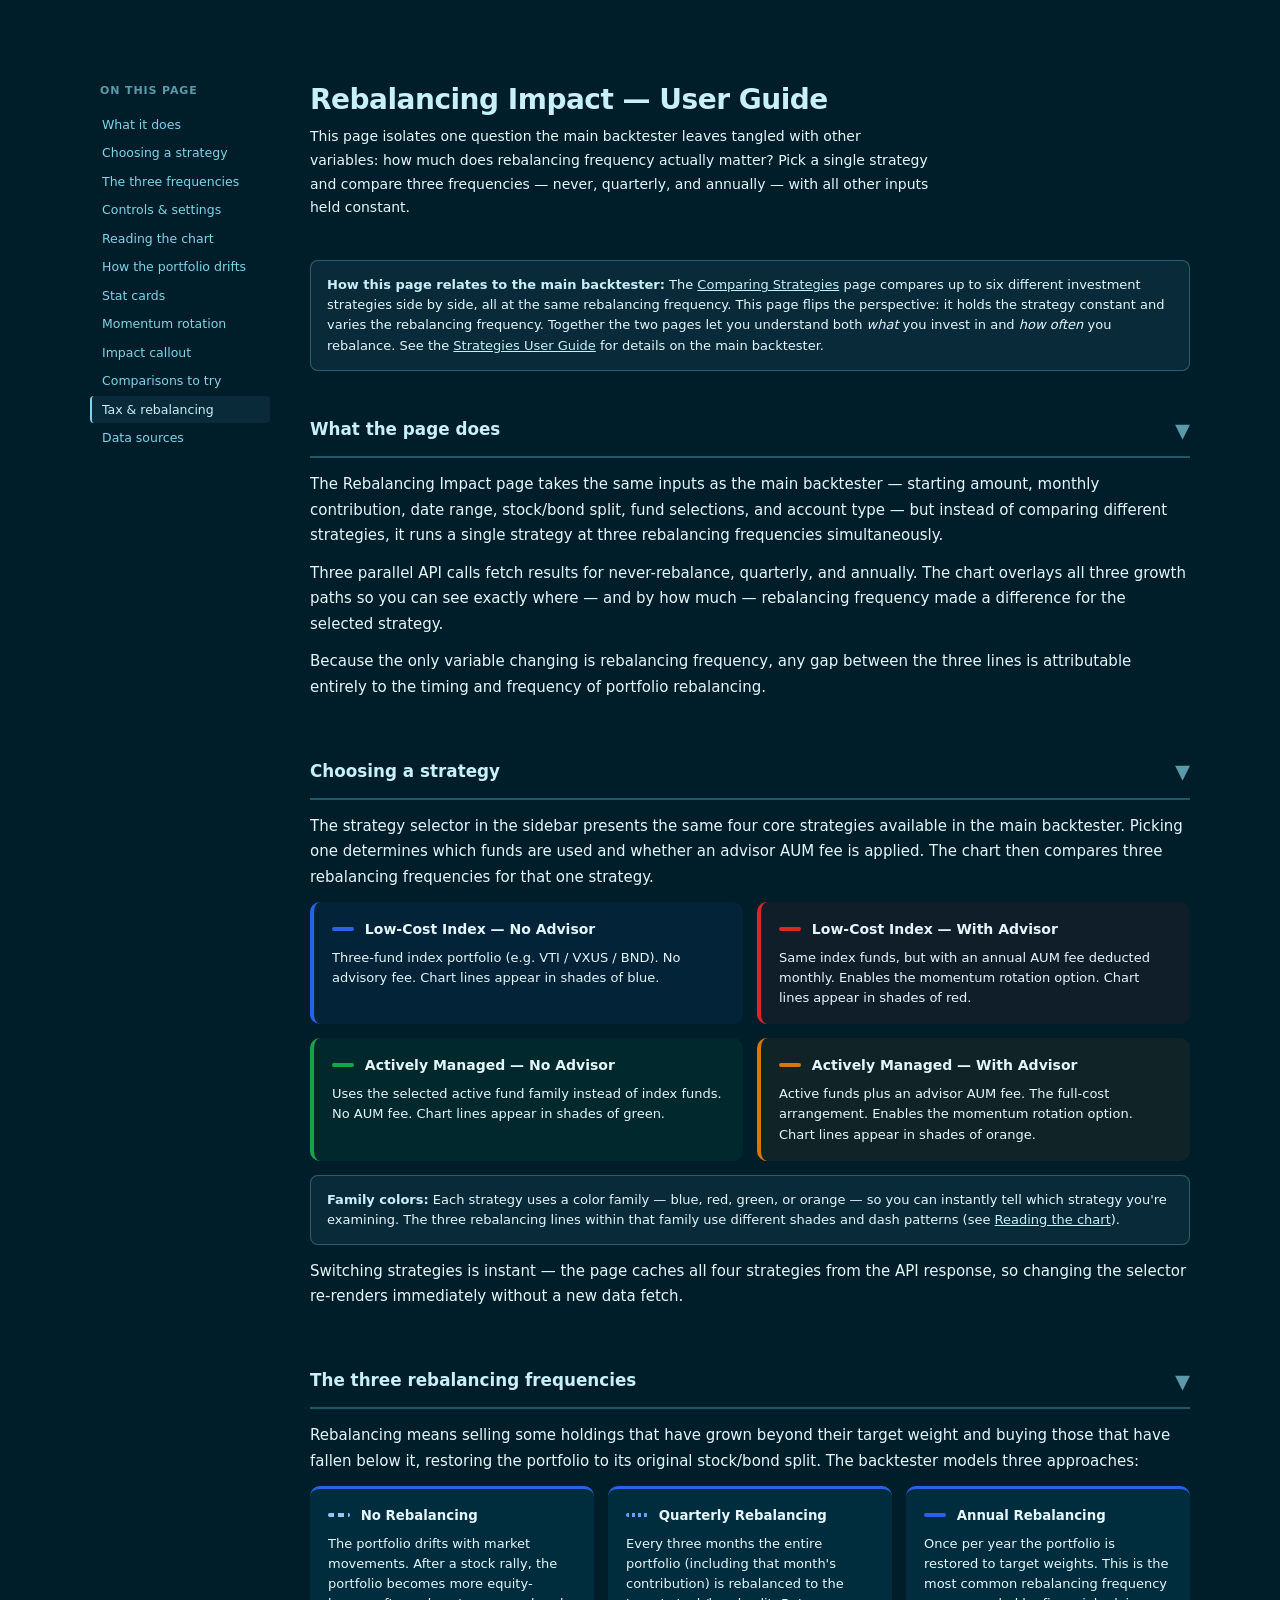
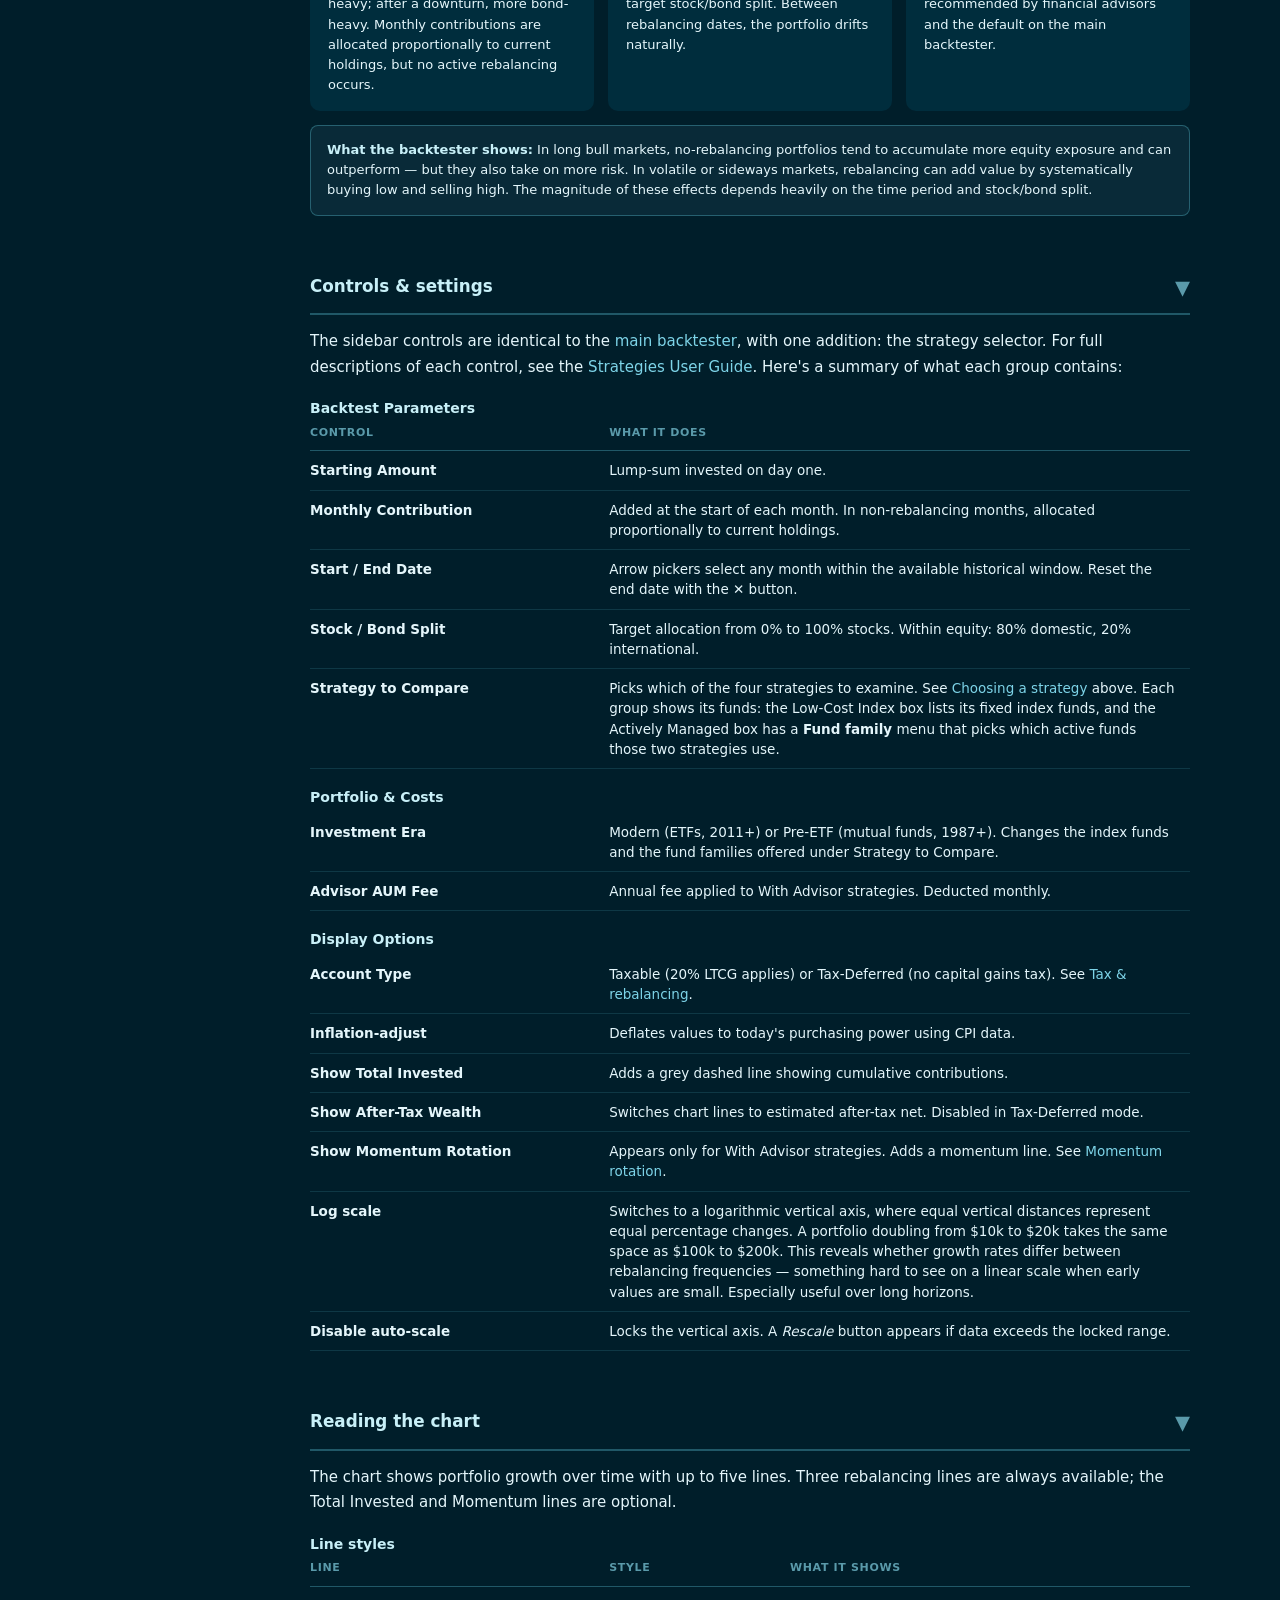
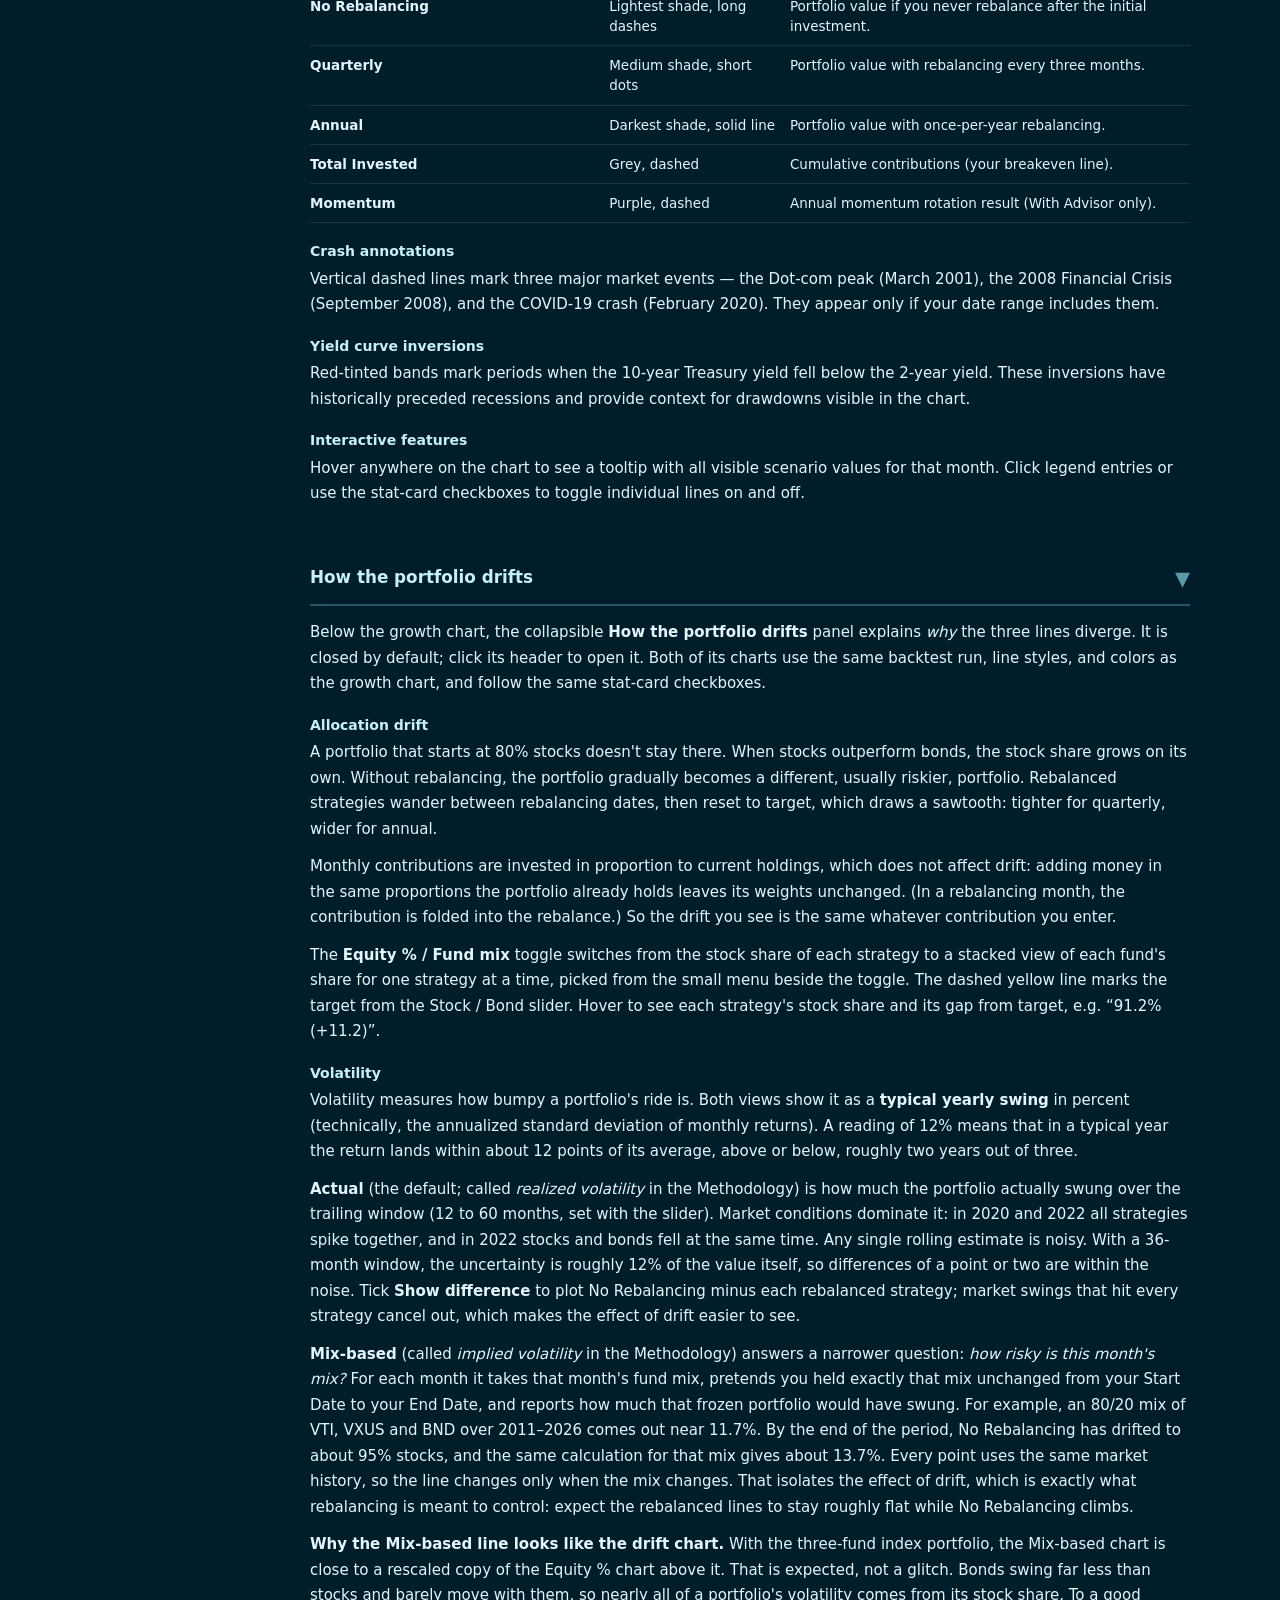
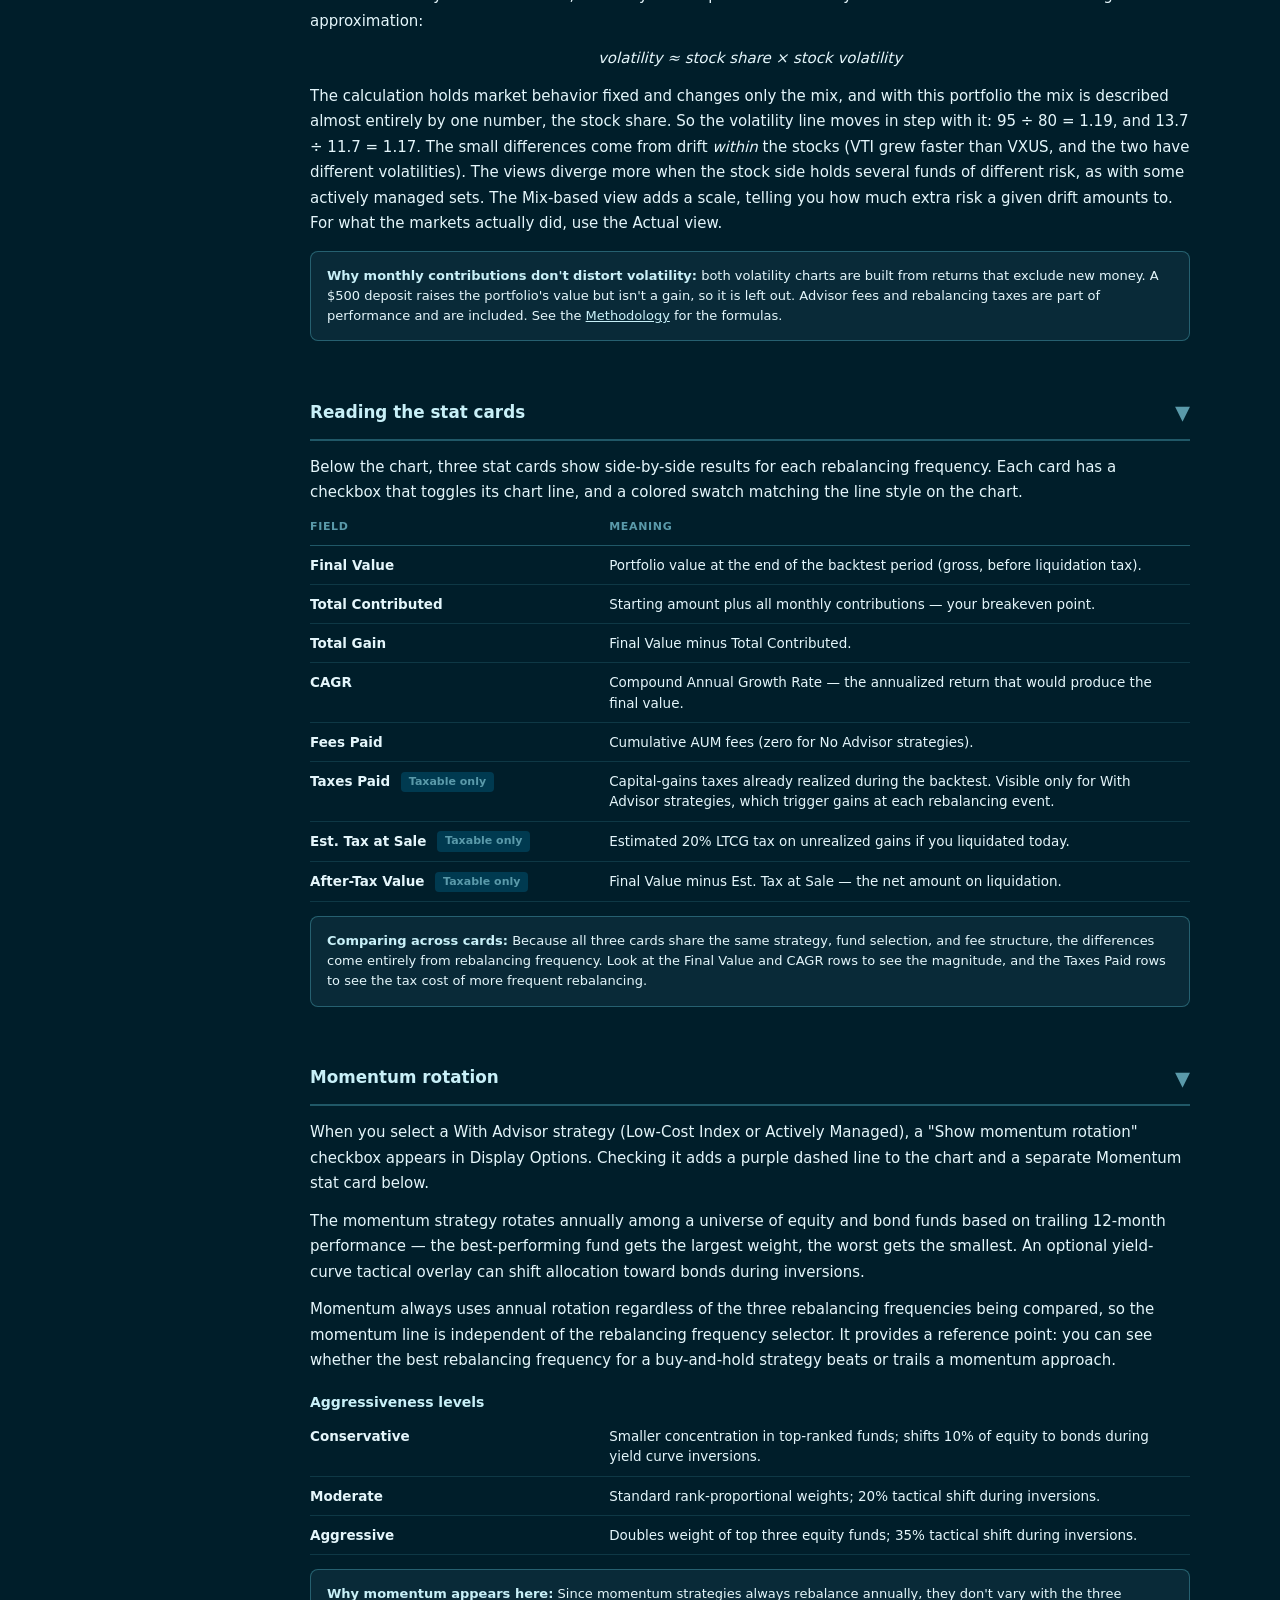
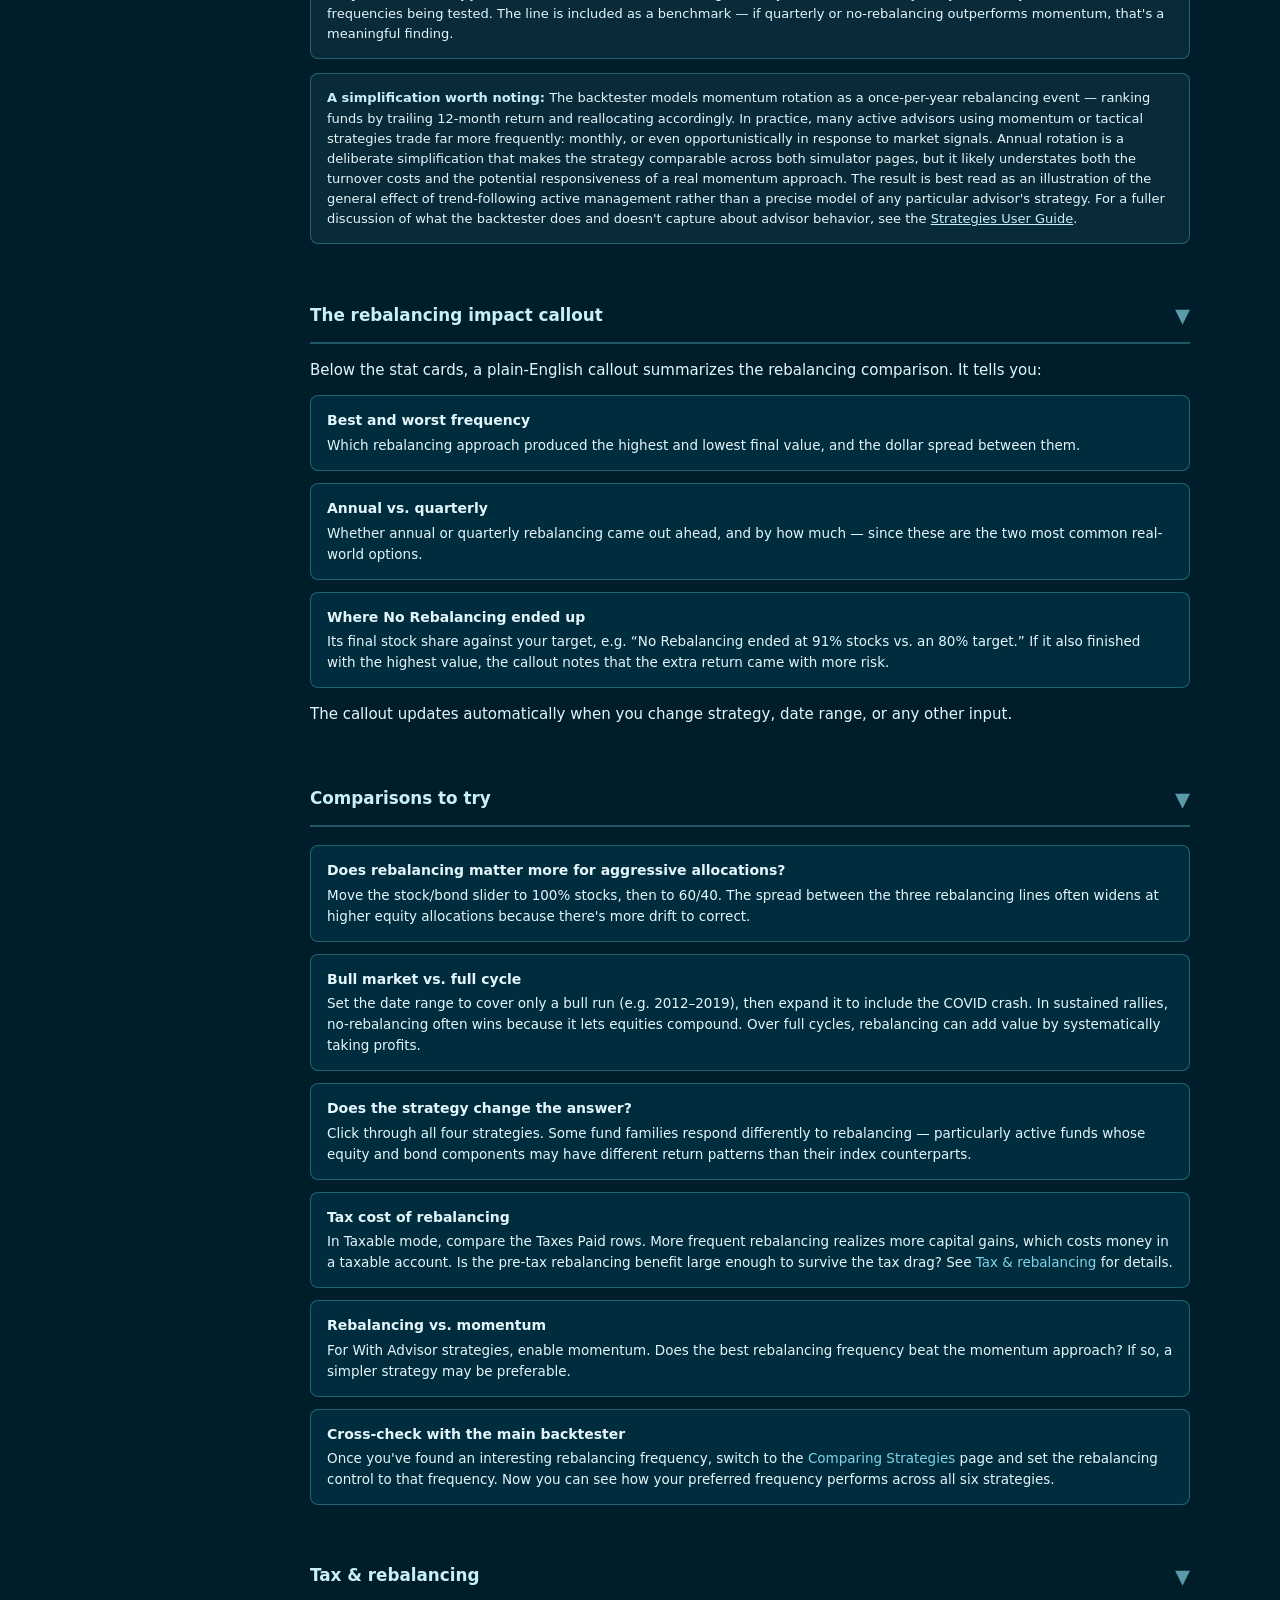
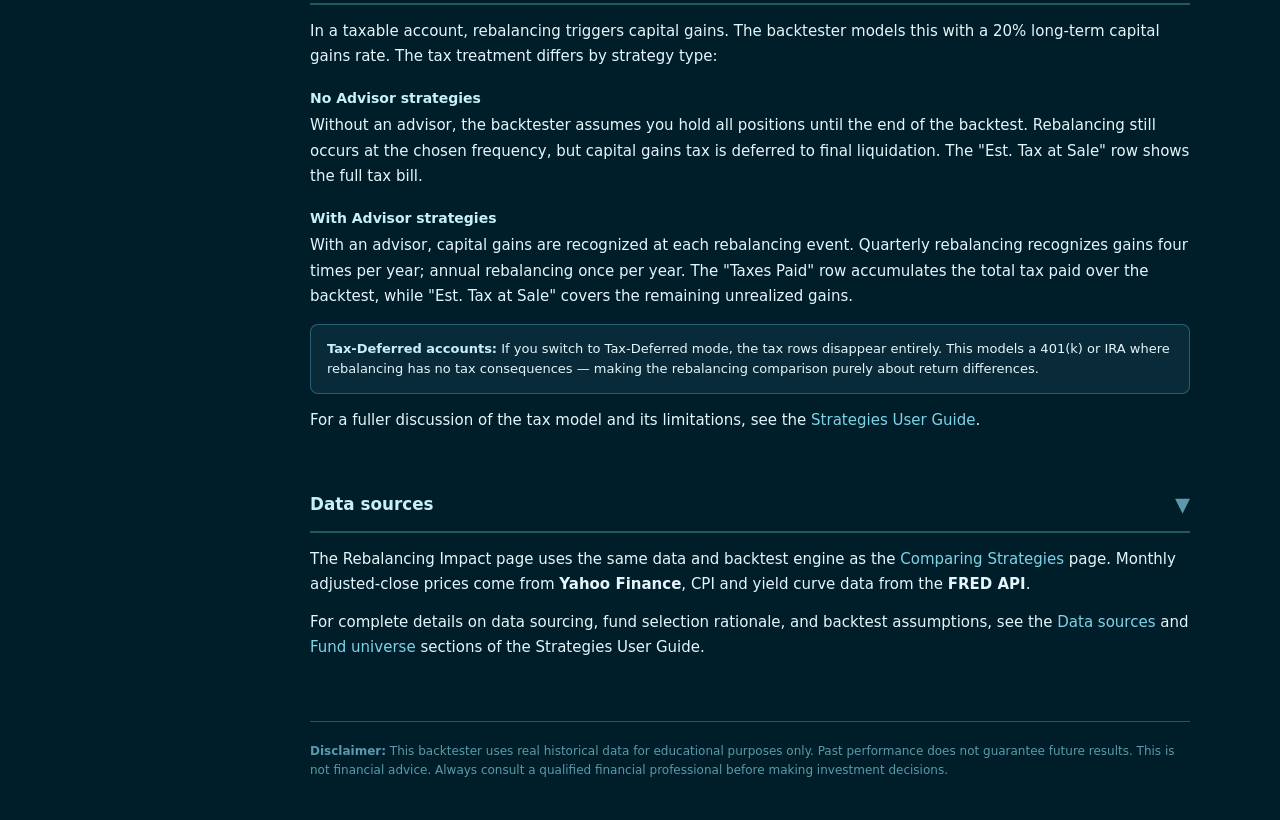
<file: static/rebalancing-guide.html>
<!DOCTYPE html>
<html lang="en">
<head>
  <meta charset="UTF-8" />
  <meta name="viewport" content="width=device-width, initial-scale=1.0" />
  <title>Rebalancing Impact — User Guide</title>
  <meta property="og:title" content="Rebalancing Impact — User Guide" />
  <meta property="og:description" content="How to use the Rebalancing Impact backtester: choosing a strategy, comparing rebalancing frequencies, and understanding the results." />
  <meta property="og:url" content="https://investment-dashboard-aapf.onrender.com/rebalancing-guide" />
  <meta property="og:type" content="website" />
  <meta property="og:image" content="https://stevessite.com/investment_simulator_preview.jpg" />
  <link rel="icon" type="image/png" href="/static/favicon.png" />
  <link rel="stylesheet" href="/static/theme.css" />
  <style>
    *, *::before, *::after { box-sizing: border-box; margin: 0; padding: 0; }

    :root {
      --sc-diy:        #2563eb;
      --sc-managed:    #dc2626;
      --sc-active:     #16a34a;
      --sc-active-mgd: #d97706;
      --sc-momentum:   #7c3aed;
    }

    body {
      font-family: var(--font-sans);
      font-size: 15px;
      line-height: 1.7;
      color: var(--color-text);
      background: var(--color-bg);
      padding: 82px 24px 80px;
    }

    /* ── Two-column layout ── */
    .guide-layout {
      display: flex;
      gap: 40px;
      max-width: 1100px;
      margin: 0 auto;
      align-items: flex-start;
    }

    /* ── Table of Contents ── */
    .toc {
      width: 180px;
      flex-shrink: 0;
      position: sticky;
      top: 50px;
      max-height: calc(100vh - 70px);
      overflow-y: auto;
    }

    .toc-title {
      font-size: 11px;
      font-weight: 700;
      text-transform: uppercase;
      letter-spacing: 0.08em;
      color: var(--color-text-dim);
      margin-bottom: 10px;
      padding-left: 10px;
    }

    .toc ul {
      list-style: none;
      display: flex;
      flex-direction: column;
      gap: 1px;
    }

    .toc a {
      display: block;
      font-size: 12.5px;
      color: var(--color-primary);
      padding: 5px 10px;
      border-radius: 4px;
      border-left: 2px solid transparent;
      text-decoration: none;
      transition: color 0.15s, border-color 0.15s, background 0.15s;
      line-height: 1.4;
    }

    .toc a:hover {
      color: var(--color-primary);
      background: rgba(125, 212, 232, 0.07);
    }

    .toc a.is-active {
      color: var(--color-primary-hi);
      border-left-color: var(--color-primary);
      background: rgba(125, 212, 232, 0.07);
      font-weight: 500;
    }

    /* ── Main content ── */
    .guide-main { flex: 1; min-width: 0; }

    /* ── Header ── */
    h1 {
      font-size: 2rem;
      font-weight: 700;
      letter-spacing: -0.5px;
      color: var(--color-primary-hi);
      margin-bottom: 8px;
    }
    .subtitle {
      color: var(--color-text);
      font-size: 1rem;
      margin-bottom: 40px;
      max-width: 620px;
    }

    /* ── Sections ── */
    section { margin-bottom: 52px; scroll-margin-top: 50px; }

    h2 {
      font-size: 1.2rem;
      font-weight: 700;
      color: var(--color-primary-hi);
      margin-bottom: 14px;
      padding-bottom: 8px;
      border-bottom: 2px solid var(--color-border-hi);
      cursor: pointer;
      user-select: none;
      display: flex;
      justify-content: space-between;
      align-items: center;
    }

    .h2-chevron {
      font-size: 30px;
      color: var(--color-text-dim);
      transition: transform 0.25s ease;
      flex-shrink: 0;
      margin-left: 8px;
    }
    section.is-collapsed .h2-chevron { transform: rotate(-90deg); }

    .section-body {
      overflow: hidden;
      transition: max-height 0.35s ease, opacity 0.25s ease;
      max-height: 8000px;
      opacity: 1;
    }
    section.is-collapsed .section-body {
      max-height: 0;
      opacity: 0;
    }

    h3 {
      font-size: 1rem;
      font-weight: 600;
      color: var(--color-primary-hi);
      margin: 20px 0 6px;
    }

    p { margin-bottom: 12px; color: var(--color-text); }
    p:last-child { margin-bottom: 0; }

    /* ── Strategy cards ── */
    .strategy-grid {
      display: grid;
      grid-template-columns: 1fr 1fr;
      gap: 14px;
      margin-top: 4px;
    }
    @media (max-width: 600px) { .strategy-grid { grid-template-columns: 1fr; } }

    .strategy-card {
      border-radius: 10px;
      padding: 16px 18px;
      border-left: 4px solid transparent;
      background: var(--color-surface);
    }
    .stc-diy        { border-color: var(--sc-diy);        background: rgba( 37, 99,235,0.07); }
    .stc-managed    { border-color: var(--sc-managed);    background: rgba(220, 38, 38,0.07); }
    .stc-active     { border-color: var(--sc-active);     background: rgba( 22,163, 74,0.07); }
    .stc-active-mgd { border-color: var(--sc-active-mgd); background: rgba(217,119,  6,0.07); }

    .strategy-card .stc-name {
      font-size: 1rem;
      font-weight: 700;
      margin-bottom: 6px;
      color: var(--color-text);
    }
    .strategy-card p {
      font-size: 13px;
      line-height: 1.55;
      margin: 0;
      color: var(--color-text);
    }

    /* ── Rebalancing frequency cards ── */
    .freq-grid {
      display: grid;
      grid-template-columns: 1fr 1fr 1fr;
      gap: 14px;
      margin-top: 4px;
    }
    @media (max-width: 700px) { .freq-grid { grid-template-columns: 1fr; } }

    .freq-card {
      border-radius: 10px;
      padding: 16px 18px;
      border-top: 3px solid var(--sc-diy);
      background: var(--color-surface);
    }
    .freq-card .freq-name {
      font-size: 0.95rem;
      font-weight: 700;
      margin-bottom: 6px;
      color: var(--color-text);
    }
    .freq-card p {
      font-size: 13px;
      line-height: 1.55;
      margin: 0;
      color: var(--color-text);
    }

    .swatch {
      display: inline-block;
      width: 22px;
      height: 4px;
      border-radius: 2px;
      vertical-align: middle;
      margin-right: 6px;
      position: relative;
      top: -1px;
    }
    .swatch-dash   { background: repeating-linear-gradient(90deg, currentColor 0 6px, transparent 6px 10px); }
    .swatch-dotted { background: repeating-linear-gradient(90deg, currentColor 0 3px, transparent 3px 6px); }

    /* ── Control table ── */
    .ctrl-table {
      width: 100%;
      border-collapse: collapse;
      font-size: 13.5px;
      margin-top: 4px;
    }
    .ctrl-table th {
      text-align: left;
      font-size: 11px;
      font-weight: 600;
      text-transform: uppercase;
      letter-spacing: 0.06em;
      color: var(--color-text-dim);
      padding: 0 12px 8px 0;
      border-bottom: 1px solid var(--color-border-hi);
    }
    .ctrl-table td {
      padding: 9px 12px 9px 0;
      vertical-align: top;
      border-bottom: 1px solid var(--color-border);
      color: var(--color-text);
      line-height: 1.5;
    }
    .ctrl-table td:first-child {
      font-weight: 600;
      color: var(--color-text);
      white-space: nowrap;
      width: 34%;
    }
    .ctrl-table .tbl-subhead {
      padding-top: 10px;
      font-weight: 600;
      color: var(--color-text-dim);
      font-size: 12px;
      text-transform: uppercase;
      letter-spacing: .05em;
    }

    /* ── Comparison callouts ── */
    .comparison-list {
      list-style: none;
      display: flex;
      flex-direction: column;
      gap: 12px;
      margin-top: 4px;
    }
    .comparison-list li {
      background: var(--color-surface);
      border: 1px solid var(--color-border-hi);
      border-radius: 8px;
      padding: 14px 16px;
      font-size: 13.5px;
      color: var(--color-text);
      line-height: 1.55;
    }
    .comparison-list li strong {
      display: block;
      font-size: 14px;
      color: var(--color-text);
      margin-bottom: 3px;
    }

    /* ── Tip boxes ── */
    .tip {
      background: rgba(125, 212, 232, 0.07);
      border: 1px solid var(--color-border-hi);
      border-radius: 8px;
      padding: 14px 16px;
      font-size: 13px;
      color: var(--color-text);
      margin-top: 14px;
      line-height: 1.55;
    }
    .tip b { color: var(--color-primary-hi); }
    .tip a { color: var(--color-primary-hi); text-decoration: underline; }

    /* ── Badge ── */
    .badge {
      display: inline-block;
      font-size: 11px;
      font-weight: 600;
      padding: 2px 8px;
      border-radius: 4px;
      background: var(--color-surface-hi);
      color: var(--color-text-dim);
      margin-left: 6px;
      vertical-align: middle;
    }

    /* ── Footer ── */
    .disclaimer {
      margin-top: 60px;
      padding-top: 20px;
      padding-bottom: 40px;
      border-top: 1px solid var(--color-border-hi);
      font-size: 12px;
      color: var(--color-text-dim);
      line-height: 1.6;
    }

    /* ── Mobile: hide TOC ── */
    @media (max-width: 768px) {
      .toc { display: none; }
      .guide-layout { display: block; }
    }
  </style>
</head>
<body>
<script src="/static/nav.js"></script>

<div class="guide-layout">

  <!-- ── Table of Contents ── -->
  <nav class="toc" id="guide-toc">
    <div class="toc-title">On this page</div>
    <ul>
      <li><a href="#overview">What it does</a></li>
      <li><a href="#strategies">Choosing a strategy</a></li>
      <li><a href="#frequencies">The three frequencies</a></li>
      <li><a href="#controls">Controls &amp; settings</a></li>
      <li><a href="#chart">Reading the chart</a></li>
      <li><a href="#drift">How the portfolio drifts</a></li>
      <li><a href="#stat-cards">Stat cards</a></li>
      <li><a href="#momentum">Momentum rotation</a></li>
      <li><a href="#callout">Impact callout</a></li>
      <li><a href="#comparisons">Comparisons to try</a></li>
      <li><a href="#tax">Tax &amp; rebalancing</a></li>
      <li><a href="#data">Data sources</a></li>
    </ul>
  </nav>

  <!-- ── Main content ── -->
  <div class="guide-main">

    <!-- Header -->
    <h1>Rebalancing Impact — User Guide</h1>
    <p class="subtitle">
      This page isolates one question the main backtester leaves tangled with other variables:
      how much does rebalancing frequency actually matter? Pick a single strategy and compare
      three frequencies — never, quarterly, and annually — with all other inputs held constant.
    </p>
    <div class="tip" style="margin-bottom: 40px;">
      <b>How this page relates to the main backtester:</b> The
      <a href="/">Comparing Strategies</a> page compares up to six different investment
      strategies side by side, all at the same rebalancing frequency. This page flips the
      perspective: it holds the strategy constant and varies the rebalancing frequency. Together
      the two pages let you understand both <em>what</em> you invest in and <em>how often</em>
      you rebalance. See the <a href="/guide">Strategies User Guide</a> for details on the
      main backtester.
    </div>

    <!-- ── OVERVIEW ── -->
    <section id="overview">
      <h2>What the page does</h2>
      <div class="section-body">
        <p>
          The Rebalancing Impact page takes the same inputs as the main backtester — starting
          amount, monthly contribution, date range, stock/bond split, fund selections, and
          account type — but instead of comparing different strategies, it runs a single
          strategy at three rebalancing frequencies simultaneously.
        </p>
        <p>
          Three parallel API calls fetch results for never-rebalance, quarterly, and annually.
          The chart overlays all three growth paths so you can see exactly where — and by how
          much — rebalancing frequency made a difference for the selected strategy.
        </p>
        <p>
          Because the only variable changing is rebalancing frequency, any gap between the three
          lines is attributable entirely to the timing and frequency of portfolio rebalancing.
        </p>
      </div>
    </section>

    <!-- ── STRATEGIES ── -->
    <section id="strategies">
      <h2>Choosing a strategy</h2>
      <div class="section-body">
        <p>
          The strategy selector in the sidebar presents the same four core strategies available
          in the main backtester. Picking one determines which funds are used and whether an
          advisor AUM fee is applied. The chart then compares three rebalancing frequencies
          for that one strategy.
        </p>

        <div class="strategy-grid">
          <div class="strategy-card stc-diy">
            <div class="stc-name">
              <span class="swatch" style="background:#2563eb;"></span>
              Low-Cost Index — No Advisor
            </div>
            <p>
              Three-fund index portfolio (e.g. VTI / VXUS / BND). No advisory fee.
              Chart lines appear in shades of blue.
            </p>
          </div>

          <div class="strategy-card stc-managed">
            <div class="stc-name">
              <span class="swatch" style="background:#dc2626;"></span>
              Low-Cost Index — With Advisor
            </div>
            <p>
              Same index funds, but with an annual AUM fee deducted monthly. Enables the
              momentum rotation option. Chart lines appear in shades of red.
            </p>
          </div>

          <div class="strategy-card stc-active">
            <div class="stc-name">
              <span class="swatch" style="background:#16a34a;"></span>
              Actively Managed — No Advisor
            </div>
            <p>
              Uses the selected active fund family instead of index funds. No AUM fee.
              Chart lines appear in shades of green.
            </p>
          </div>

          <div class="strategy-card stc-active-mgd">
            <div class="stc-name">
              <span class="swatch" style="background:#d97706;"></span>
              Actively Managed — With Advisor
            </div>
            <p>
              Active funds plus an advisor AUM fee. The full-cost arrangement. Enables the
              momentum rotation option. Chart lines appear in shades of orange.
            </p>
          </div>
        </div>

        <div class="tip">
          <b>Family colors:</b> Each strategy uses a color family — blue, red, green, or
          orange — so you can instantly tell which strategy you're examining. The three
          rebalancing lines within that family use different shades and dash patterns
          (see <a href="#chart">Reading the chart</a>).
        </div>

        <p style="margin-top: 14px;">
          Switching strategies is instant — the page caches all four strategies from the API
          response, so changing the selector re-renders immediately without a new data fetch.
        </p>
      </div>
    </section>

    <!-- ── FREQUENCIES ── -->
    <section id="frequencies">
      <h2>The three rebalancing frequencies</h2>
      <div class="section-body">
        <p>
          Rebalancing means selling some holdings that have grown beyond their target weight
          and buying those that have fallen below it, restoring the portfolio to its original
          stock/bond split. The backtester models three approaches:
        </p>

        <div class="freq-grid">
          <div class="freq-card">
            <div class="freq-name">
              <span class="swatch swatch-dash" style="color:#93c5fd;"></span>
              No Rebalancing
            </div>
            <p>
              The portfolio drifts with market movements. After a stock rally, the portfolio
              becomes more equity-heavy; after a downturn, more bond-heavy. Monthly contributions
              are allocated proportionally to current holdings, but no active rebalancing occurs.
            </p>
          </div>

          <div class="freq-card">
            <div class="freq-name">
              <span class="swatch swatch-dotted" style="color:#60a5fa;"></span>
              Quarterly Rebalancing
            </div>
            <p>
              Every three months the entire portfolio (including that month's contribution) is
              rebalanced to the target stock/bond split. Between rebalancing dates, the portfolio
              drifts naturally.
            </p>
          </div>

          <div class="freq-card">
            <div class="freq-name">
              <span class="swatch" style="background:#2563eb;"></span>
              Annual Rebalancing
            </div>
            <p>
              Once per year the portfolio is restored to target weights. This is the most common
              rebalancing frequency recommended by financial advisors and the default on the
              main backtester.
            </p>
          </div>
        </div>

        <div class="tip">
          <b>What the backtester shows:</b> In long bull markets, no-rebalancing portfolios
          tend to accumulate more equity exposure and can outperform — but they also take on
          more risk. In volatile or sideways markets, rebalancing can add value by systematically
          buying low and selling high. The magnitude of these effects depends heavily on the
          time period and stock/bond split.
        </div>
      </div>
    </section>

    <!-- ── CONTROLS ── -->
    <section id="controls">
      <h2>Controls &amp; settings</h2>
      <div class="section-body">
        <p>
          The sidebar controls are identical to the
          <a href="/">main backtester</a>, with one addition: the strategy selector. For full
          descriptions of each control, see the
          <a href="/guide#controls">Strategies User Guide</a>. Here's a summary of what each
          group contains:
        </p>

        <h3>Backtest Parameters</h3>
        <table class="ctrl-table">
          <thead>
            <tr><th>Control</th><th>What it does</th></tr>
          </thead>
          <tbody>
            <tr>
              <td>Starting Amount</td>
              <td>Lump-sum invested on day one.</td>
            </tr>
            <tr>
              <td>Monthly Contribution</td>
              <td>Added at the start of each month. In non-rebalancing months, allocated proportionally to current holdings.</td>
            </tr>
            <tr>
              <td>Start / End Date</td>
              <td>Arrow pickers select any month within the available historical window. Reset the end date with the &#10005; button.</td>
            </tr>
            <tr>
              <td>Stock / Bond Split</td>
              <td>Target allocation from 0% to 100% stocks. Within equity: 80% domestic, 20% international.</td>
            </tr>
            <tr>
              <td>Strategy to Compare</td>
              <td>Picks which of the four strategies to examine. See <a href="#strategies">Choosing a strategy</a> above.
                Each group shows its funds: the Low-Cost Index box lists its fixed index funds, and the
                Actively Managed box has a <strong>Fund family</strong> menu that picks which active funds
                those two strategies use.</td>
            </tr>
          </tbody>
        </table>

        <h3>Portfolio &amp; Costs</h3>
        <table class="ctrl-table">
          <tbody>
            <tr>
              <td>Investment Era</td>
              <td>Modern (ETFs, 2011+) or Pre-ETF (mutual funds, 1987+). Changes the index funds and the fund families offered under Strategy to Compare.</td>
            </tr>
            <tr>
              <td>Advisor AUM Fee</td>
              <td>Annual fee applied to With Advisor strategies. Deducted monthly.</td>
            </tr>
          </tbody>
        </table>

        <h3>Display Options</h3>
        <table class="ctrl-table">
          <tbody>
            <tr>
              <td>Account Type</td>
              <td>Taxable (20% LTCG applies) or Tax-Deferred (no capital gains tax). See <a href="#tax">Tax &amp; rebalancing</a>.</td>
            </tr>
            <tr>
              <td>Inflation-adjust</td>
              <td>Deflates values to today's purchasing power using CPI data.</td>
            </tr>
            <tr>
              <td>Show Total Invested</td>
              <td>Adds a grey dashed line showing cumulative contributions.</td>
            </tr>
            <tr>
              <td>Show After-Tax Wealth</td>
              <td>Switches chart lines to estimated after-tax net. Disabled in Tax-Deferred mode.</td>
            </tr>
            <tr>
              <td>Show Momentum Rotation</td>
              <td>Appears only for With Advisor strategies. Adds a momentum line. See <a href="#momentum">Momentum rotation</a>.</td>
            </tr>
            <tr>
              <td>Log scale</td>
              <td>
                Switches to a logarithmic vertical axis, where equal vertical distances
                represent equal percentage changes. A portfolio doubling from $10k to $20k takes
                the same space as $100k to $200k. This reveals whether growth rates differ
                between rebalancing frequencies — something hard to see on a linear scale when
                early values are small. Especially useful over long horizons.
              </td>
            </tr>
            <tr>
              <td>Disable auto-scale</td>
              <td>Locks the vertical axis. A <em>Rescale</em> button appears if data exceeds the locked range.</td>
            </tr>
          </tbody>
        </table>
      </div>
    </section>

    <!-- ── CHART ── -->
    <section id="chart">
      <h2>Reading the chart</h2>
      <div class="section-body">
        <p>
          The chart shows portfolio growth over time with up to five lines. Three rebalancing
          lines are always available; the Total Invested and Momentum lines are optional.
        </p>

        <h3>Line styles</h3>
        <table class="ctrl-table">
          <thead>
            <tr><th>Line</th><th>Style</th><th>What it shows</th></tr>
          </thead>
          <tbody>
            <tr>
              <td>No Rebalancing</td>
              <td>Lightest shade, long dashes</td>
              <td>Portfolio value if you never rebalance after the initial investment.</td>
            </tr>
            <tr>
              <td>Quarterly</td>
              <td>Medium shade, short dots</td>
              <td>Portfolio value with rebalancing every three months.</td>
            </tr>
            <tr>
              <td>Annual</td>
              <td>Darkest shade, solid line</td>
              <td>Portfolio value with once-per-year rebalancing.</td>
            </tr>
            <tr>
              <td>Total Invested</td>
              <td>Grey, dashed</td>
              <td>Cumulative contributions (your breakeven line).</td>
            </tr>
            <tr>
              <td>Momentum</td>
              <td>Purple, dashed</td>
              <td>Annual momentum rotation result (With Advisor only).</td>
            </tr>
          </tbody>
        </table>

        <h3>Crash annotations</h3>
        <p>
          Vertical dashed lines mark three major market events — the Dot-com peak (March 2001),
          the 2008 Financial Crisis (September 2008), and the COVID-19 crash (February 2020).
          They appear only if your date range includes them.
        </p>

        <h3>Yield curve inversions</h3>
        <p>
          Red-tinted bands mark periods when the 10-year Treasury yield fell below the 2-year
          yield. These inversions have historically preceded recessions and provide context for
          drawdowns visible in the chart.
        </p>

        <h3>Interactive features</h3>
        <p>
          Hover anywhere on the chart to see a tooltip with all visible scenario values for
          that month. Click legend entries or use the stat-card checkboxes to toggle individual
          lines on and off.
        </p>
      </div>
    </section>

    <!-- ── DRIFT & VOLATILITY ── -->
    <section id="drift">
      <h2>How the portfolio drifts</h2>
      <div class="section-body">
        <p>
          Below the growth chart, the collapsible <strong>How the portfolio drifts</strong> panel
          explains <em>why</em> the three lines diverge. It is closed by default; click its header to
          open it. Both of its charts use the same backtest run, line styles, and colors as the
          growth chart, and follow the same stat-card checkboxes.
        </p>

        <h3>Allocation drift</h3>
        <p>
          A portfolio that starts at 80% stocks doesn't stay there. When stocks outperform bonds,
          the stock share grows on its own. Without rebalancing, the portfolio gradually becomes a
          different, usually riskier, portfolio. Rebalanced strategies wander between rebalancing
          dates, then reset to target, which draws a sawtooth: tighter for quarterly, wider for annual.
        </p>
        <p>
          Monthly contributions are invested in proportion to current holdings, which does not
          affect drift: adding money in the same proportions the portfolio already holds leaves its
          weights unchanged. (In a rebalancing month, the contribution is folded into the rebalance.)
          So the drift you see is the same whatever contribution you enter.
        </p>
        <p>
          The <strong>Equity % / Fund mix</strong> toggle switches from the stock share of each
          strategy to a stacked view of each fund's share for one strategy at a time, picked from the
          small menu beside the toggle. The dashed yellow line marks the target from the Stock / Bond
          slider. Hover to see each strategy's stock share and its gap from target, e.g.
          &ldquo;91.2% (+11.2)&rdquo;.
        </p>

        <h3>Volatility</h3>
        <p>
          Volatility measures how bumpy a portfolio's ride is. Both views show it as a
          <strong>typical yearly swing</strong> in percent (technically, the annualized standard
          deviation of monthly returns). A reading of 12% means that in a typical year the return
          lands within about 12 points of its average, above or below, roughly two years out of three.
        </p>
        <p>
          <strong>Actual</strong> (the default; called <em>realized volatility</em> in the Methodology)
          is how much the portfolio actually swung over the trailing window (12 to 60 months, set with
          the slider). Market conditions dominate it: in 2020 and 2022 all strategies spike together,
          and in 2022 stocks and bonds fell at the same time. Any single rolling estimate is noisy.
          With a 36-month window, the uncertainty is roughly 12% of the value itself, so differences
          of a point or two are within the noise. Tick <strong>Show difference</strong> to plot No
          Rebalancing minus each rebalanced strategy; market swings that hit every strategy cancel
          out, which makes the effect of drift easier to see.
        </p>
        <p>
          <strong>Mix-based</strong> (called <em>implied volatility</em> in the Methodology) answers
          a narrower question: <em>how risky is this month's mix?</em> For each month it takes that
          month's fund mix, pretends you held exactly that mix unchanged from your Start Date to your
          End Date, and reports how much that frozen portfolio would have swung. For example, an
          80/20 mix of VTI, VXUS and BND over 2011&ndash;2026 comes out near 11.7%. By the end of the
          period, No Rebalancing has drifted to about 95% stocks, and the same calculation for that
          mix gives about 13.7%. Every point uses the same market history, so the line changes only
          when the mix changes. That isolates the effect of drift, which is exactly what rebalancing
          is meant to control: expect the rebalanced lines to stay roughly flat while No Rebalancing
          climbs.
        </p>
        <p>
          <strong>Why the Mix-based line looks like the drift chart.</strong> With the three-fund
          index portfolio, the Mix-based chart is close to a rescaled copy of the Equity % chart above
          it. That is expected, not a glitch. Bonds swing far less than stocks and barely move with
          them, so nearly all of a portfolio's volatility comes from its stock share. To a good
          approximation:
        </p>
        <p style="text-align:center;"><em>volatility &asymp; stock share &times; stock volatility</em></p>
        <p>
          The calculation holds market behavior fixed and changes only the mix, and with this
          portfolio the mix is described almost entirely by one number, the stock share. So the
          volatility line moves in step with it: 95 &divide; 80 = 1.19, and 13.7 &divide; 11.7 = 1.17.
          The small differences come from drift <em>within</em> the stocks (VTI grew faster than VXUS,
          and the two have different volatilities). The views diverge more when the stock side holds
          several funds of different risk, as with some actively managed sets. The Mix-based view
          adds a scale, telling you how much extra risk a given drift amounts to. For what the
          markets actually did, use the Actual view.
        </p>
        <div class="tip">
          <b>Why monthly contributions don't distort volatility:</b> both volatility charts are built
          from returns that exclude new money. A $500 deposit raises the portfolio's value but isn't a
          gain, so it is left out. Advisor fees and rebalancing taxes are part of performance and are
          included. See the <a href="/methodology#drift">Methodology</a> for the formulas.
        </div>
      </div>
    </section>

    <!-- ── STAT CARDS ── -->
    <section id="stat-cards">
      <h2>Reading the stat cards</h2>
      <div class="section-body">
        <p>
          Below the chart, three stat cards show side-by-side results for each rebalancing
          frequency. Each card has a checkbox that toggles its chart line, and a colored
          swatch matching the line style on the chart.
        </p>
        <table class="ctrl-table">
          <thead>
            <tr><th>Field</th><th>Meaning</th></tr>
          </thead>
          <tbody>
            <tr>
              <td>Final Value</td>
              <td>Portfolio value at the end of the backtest period (gross, before liquidation tax).</td>
            </tr>
            <tr>
              <td>Total Contributed</td>
              <td>Starting amount plus all monthly contributions — your breakeven point.</td>
            </tr>
            <tr>
              <td>Total Gain</td>
              <td>Final Value minus Total Contributed.</td>
            </tr>
            <tr>
              <td>CAGR</td>
              <td>Compound Annual Growth Rate — the annualized return that would produce the final value.</td>
            </tr>
            <tr>
              <td>Fees Paid</td>
              <td>Cumulative AUM fees (zero for No Advisor strategies).</td>
            </tr>
            <tr>
              <td>Taxes Paid <span class="badge">Taxable only</span></td>
              <td>
                Capital-gains taxes already realized during the backtest. Visible only for
                With Advisor strategies, which trigger gains at each rebalancing event.
              </td>
            </tr>
            <tr>
              <td>Est. Tax at Sale <span class="badge">Taxable only</span></td>
              <td>Estimated 20% LTCG tax on unrealized gains if you liquidated today.</td>
            </tr>
            <tr>
              <td>After-Tax Value <span class="badge">Taxable only</span></td>
              <td>Final Value minus Est. Tax at Sale — the net amount on liquidation.</td>
            </tr>
          </tbody>
        </table>

        <div class="tip">
          <b>Comparing across cards:</b> Because all three cards share the same strategy, fund
          selection, and fee structure, the differences come entirely from rebalancing frequency.
          Look at the Final Value and CAGR rows to see the magnitude, and the Taxes Paid rows
          to see the tax cost of more frequent rebalancing.
        </div>
      </div>
    </section>

    <!-- ── MOMENTUM ── -->
    <section id="momentum">
      <h2>Momentum rotation</h2>
      <div class="section-body">
        <p>
          When you select a With Advisor strategy (Low-Cost Index or Actively Managed), a
          "Show momentum rotation" checkbox appears in Display Options. Checking it adds a
          purple dashed line to the chart and a separate Momentum stat card below.
        </p>
        <p>
          The momentum strategy rotates annually among a universe of equity and bond funds
          based on trailing 12-month performance — the best-performing fund gets the largest
          weight, the worst gets the smallest. An optional yield-curve tactical overlay can
          shift allocation toward bonds during inversions.
        </p>
        <p>
          Momentum always uses annual rotation regardless of the three rebalancing frequencies
          being compared, so the momentum line is independent of the rebalancing frequency
          selector. It provides a reference point: you can see whether the best rebalancing
          frequency for a buy-and-hold strategy beats or trails a momentum approach.
        </p>

        <h3>Aggressiveness levels</h3>
        <table class="ctrl-table">
          <tbody>
            <tr>
              <td>Conservative</td>
              <td>Smaller concentration in top-ranked funds; shifts 10% of equity to bonds during yield curve inversions.</td>
            </tr>
            <tr>
              <td>Moderate</td>
              <td>Standard rank-proportional weights; 20% tactical shift during inversions.</td>
            </tr>
            <tr>
              <td>Aggressive</td>
              <td>Doubles weight of top three equity funds; 35% tactical shift during inversions.</td>
            </tr>
          </tbody>
        </table>

        <div class="tip">
          <b>Why momentum appears here:</b> Since momentum strategies always rebalance
          annually, they don't vary with the three frequencies being tested. The line is
          included as a benchmark — if quarterly or no-rebalancing outperforms momentum,
          that's a meaningful finding.
        </div>

        <div class="tip">
          <b>A simplification worth noting:</b> The backtester models momentum rotation as a
          once-per-year rebalancing event — ranking funds by trailing 12-month return and
          reallocating accordingly. In practice, many active advisors using momentum or tactical
          strategies trade far more frequently: monthly, or even opportunistically in response
          to market signals. Annual rotation is a deliberate simplification that makes the
          strategy comparable across both simulator pages, but it likely understates both the
          turnover costs and the potential responsiveness of a real momentum approach. The result
          is best read as an illustration of the general effect of trend-following active
          management rather than a precise model of any particular advisor's strategy. For a
          fuller discussion of what the backtester does and doesn't capture about advisor
          behavior, see the
          <a href="/guide#limitations">Strategies User Guide</a>.
        </div>
      </div>
    </section>

    <!-- ── CALLOUT ── -->
    <section id="callout">
      <h2>The rebalancing impact callout</h2>
      <div class="section-body">
        <p>
          Below the stat cards, a plain-English callout summarizes the rebalancing comparison.
          It tells you:
        </p>
        <ul class="comparison-list">
          <li>
            <strong>Best and worst frequency</strong>
            Which rebalancing approach produced the highest and lowest final value, and the
            dollar spread between them.
          </li>
          <li>
            <strong>Annual vs. quarterly</strong>
            Whether annual or quarterly rebalancing came out ahead, and by how much — since
            these are the two most common real-world options.
          </li>
          <li>
            <strong>Where No Rebalancing ended up</strong>
            Its final stock share against your target, e.g. &ldquo;No Rebalancing ended at 91%
            stocks vs. an 80% target.&rdquo; If it also finished with the highest value, the
            callout notes that the extra return came with more risk.
          </li>
        </ul>
        <p style="margin-top: 14px;">
          The callout updates automatically when you change strategy, date range, or any
          other input.
        </p>
      </div>
    </section>

    <!-- ── COMPARISONS ── -->
    <section id="comparisons">
      <h2>Comparisons to try</h2>
      <div class="section-body">
        <ul class="comparison-list">
          <li>
            <strong>Does rebalancing matter more for aggressive allocations?</strong>
            Move the stock/bond slider to 100% stocks, then to 60/40. The spread between
            the three rebalancing lines often widens at higher equity allocations because
            there's more drift to correct.
          </li>
          <li>
            <strong>Bull market vs. full cycle</strong>
            Set the date range to cover only a bull run (e.g. 2012–2019), then expand it to
            include the COVID crash. In sustained rallies, no-rebalancing often wins because
            it lets equities compound. Over full cycles, rebalancing can add value by
            systematically taking profits.
          </li>
          <li>
            <strong>Does the strategy change the answer?</strong>
            Click through all four strategies. Some fund families respond differently to
            rebalancing — particularly active funds whose equity and bond components may
            have different return patterns than their index counterparts.
          </li>
          <li>
            <strong>Tax cost of rebalancing</strong>
            In Taxable mode, compare the Taxes Paid rows. More frequent rebalancing realizes
            more capital gains, which costs money in a taxable account. Is the pre-tax
            rebalancing benefit large enough to survive the tax drag? See
            <a href="#tax">Tax &amp; rebalancing</a> for details.
          </li>
          <li>
            <strong>Rebalancing vs. momentum</strong>
            For With Advisor strategies, enable momentum. Does the best rebalancing frequency
            beat the momentum approach? If so, a simpler strategy may be preferable.
          </li>
          <li>
            <strong>Cross-check with the main backtester</strong>
            Once you've found an interesting rebalancing frequency, switch to the
            <a href="/">Comparing Strategies</a> page and set the rebalancing control to that
            frequency. Now you can see how your preferred frequency performs across all six
            strategies.
          </li>
        </ul>
      </div>
    </section>

    <!-- ── TAX ── -->
    <section id="tax">
      <h2>Tax &amp; rebalancing</h2>
      <div class="section-body">
        <p>
          In a taxable account, rebalancing triggers capital gains. The backtester models this
          with a 20% long-term capital gains rate. The tax treatment differs by strategy type:
        </p>

        <h3>No Advisor strategies</h3>
        <p>
          Without an advisor, the backtester assumes you hold all positions until the end of the
          backtest. Rebalancing still occurs at the chosen frequency, but capital gains tax is
          deferred to final liquidation. The "Est. Tax at Sale" row shows the full tax bill.
        </p>

        <h3>With Advisor strategies</h3>
        <p>
          With an advisor, capital gains are recognized at each rebalancing event. Quarterly
          rebalancing recognizes gains four times per year; annual rebalancing once per year.
          The "Taxes Paid" row accumulates the total tax paid over the backtest, while
          "Est. Tax at Sale" covers the remaining unrealized gains.
        </p>

        <div class="tip">
          <b>Tax-Deferred accounts:</b> If you switch to Tax-Deferred mode, the tax rows
          disappear entirely. This models a 401(k) or IRA where rebalancing has no tax
          consequences — making the rebalancing comparison purely about return differences.
        </div>

        <p style="margin-top: 14px;">
          For a fuller discussion of the tax model and its limitations, see the
          <a href="/guide#limitations">Strategies User Guide</a>.
        </p>
      </div>
    </section>

    <!-- ── DATA SOURCES ── -->
    <section id="data">
      <h2>Data sources</h2>
      <div class="section-body">
        <p>
          The Rebalancing Impact page uses the same data and backtest engine as the
          <a href="/">Comparing Strategies</a> page. Monthly adjusted-close prices come
          from <strong>Yahoo Finance</strong>, CPI and yield curve data from the
          <strong>FRED API</strong>.
        </p>
        <p>
          For complete details on data sourcing, fund selection rationale, and backtest
          assumptions, see the
          <a href="/guide#data">Data sources</a> and
          <a href="/guide#funds">Fund universe</a> sections of the Strategies User Guide.
        </p>
      </div>
    </section>

    <div class="disclaimer">
      <strong>Disclaimer:</strong> This backtester uses real historical data for educational purposes only.
      Past performance does not guarantee future results. This is not financial advice.
      Always consult a qualified financial professional before making investment decisions.
    </div>

  </div><!-- .guide-main -->
</div><!-- .guide-layout -->

<script>
  // ── Collapsible sections ──
  document.querySelectorAll('section[id]').forEach(section => {
    const h2 = section.querySelector(':scope > h2');
    if (!h2) return;

    const chevron = document.createElement('span');
    chevron.className = 'h2-chevron';
    chevron.textContent = '▾';
    h2.appendChild(chevron);

    if (localStorage.getItem('rguide-' + section.id) === '1') {
      section.classList.add('is-collapsed');
    }

    h2.addEventListener('click', () => {
      const collapsed = section.classList.toggle('is-collapsed');
      localStorage.setItem('rguide-' + section.id, collapsed ? '1' : '0');
    });
  });

  // ── TOC active-link tracking ──
  const tocLinks = document.querySelectorAll('.toc a');
  const sections = document.querySelectorAll('section[id]');

  const observer = new IntersectionObserver(entries => {
    entries.forEach(entry => {
      if (entry.isIntersecting) {
        tocLinks.forEach(a => a.classList.remove('is-active'));
        const link = document.querySelector(`.toc a[href="#${entry.target.id}"]`);
        if (link) link.classList.add('is-active');
      }
    });
  }, { rootMargin: '-10% 0px -75% 0px' });

  sections.forEach(s => observer.observe(s));
</script>
</body>
</html>
</file>
<file: static/theme.css>
/* ── SITE-WIDE THEME ─────────────────────────────────────────────────────────
   Include on every page: <link rel="stylesheet" href="/theme.css">
   (Use ../../theme.css from dashboard subdirectories if not on a web server)
──────────────────────────────────────────────────────────────────────────── */

:root {
  /* Backgrounds */
  --color-bg:           #001e2a;   /* deep water — page background */
  --color-surface:      #002d3d;   /* cards, panels, table rows */
  --color-surface-hi:   #003a50;   /* hovered / active surface */

  /* Navigation */
  --color-nav:          rgba(0, 28, 40, 0.82);

  /* Primary — teal blue (from the water / fish) */
  --color-primary:      #7dd4e8;
  --color-primary-hi:   #c8f0f8;

  /* Accent — yellow (from the fish tail) */
  --color-accent:       #e8c020;
  --color-accent-hi:    #f5d84a;

  /* Text */
  --color-text:         #e4f6fb;   /* main body text */
  --color-text-dim:     #5a9aaa;   /* secondary / muted labels */
  --color-text-inv:     #001e2a;   /* text on light/accent backgrounds */

  /* Borders & dividers */
  --color-border:       rgba(100, 210, 230, 0.14);
  --color-border-hi:    rgba(100, 210, 230, 0.32);

  /* Chart / data colors — distinct but harmonious with the palette */
  --color-data-1:       #7dd4e8;   /* teal */
  --color-data-2:       #e8c020;   /* yellow */
  --color-data-3:       #4db8a0;   /* seafoam green */
  --color-data-4:       #e07040;   /* warm coral */
  --color-data-5:       #a080d0;   /* soft purple */
  --color-data-6:       #60b8d0;   /* sky blue */

  /* Positive / negative (for financial data) */
  --color-positive:     #4db8a0;
  --color-negative:     #e07040;

  /* Typography */
  --font-sans:          system-ui, -apple-system, sans-serif;
  --font-mono:          ui-monospace, 'Cascadia Code', 'Fira Code', monospace;

  /* Spacing scale */
  --space-xs:  4px;
  --space-sm:  8px;
  --space-md:  16px;
  --space-lg:  28px;
  --space-xl:  48px;

  /* Radii */
  --radius-sm: 4px;
  --radius-md: 8px;
}

/* ── BASE RESET ───────────────────────────────────────────────────────────── */
*, *::before, *::after { box-sizing: border-box; margin: 0; padding: 0; }

html, body {
  width: 100%; height: 100%;
  background: var(--color-bg);
  color: var(--color-text);
  font-family: var(--font-sans);
  font-size: 14px;
  line-height: 1.55;
}

/* ── TYPOGRAPHY ───────────────────────────────────────────────────────────── */
h1, h2, h3, h4 {
  color: var(--color-primary-hi);
  font-weight: 600;
  line-height: 1.25;
}
h1 { font-size: 1.9rem; }
h2 { font-size: 1.4rem; }
h3 { font-size: 1.1rem; }
h4 { font-size: 0.95rem; color: var(--color-primary); }

p { margin-bottom: var(--space-md); }

a { color: var(--color-primary); text-decoration: none; }
a:hover { color: var(--color-primary-hi); }

code, pre {
  font-family: var(--font-mono);
  font-size: 0.88em;
  background: var(--color-surface);
  border-radius: var(--radius-sm);
}
code { padding: 1px 5px; }
pre  { padding: var(--space-md); overflow-x: auto; }

/* ── SURFACES ─────────────────────────────────────────────────────────────── */
.card {
  background: var(--color-surface);
  border: 1px solid var(--color-border);
  border-radius: var(--radius-md);
  padding: var(--space-md);
}

/* ── TABLES ───────────────────────────────────────────────────────────────── */
table { width: 100%; border-collapse: collapse; }
th {
  color: var(--color-text-dim);
  font-size: 0.78rem;
  letter-spacing: 0.05em;
  text-transform: uppercase;
  text-align: left;
  padding: var(--space-sm) var(--space-md);
  border-bottom: 1px solid var(--color-border-hi);
}
td {
  padding: var(--space-sm) var(--space-md);
  border-bottom: 1px solid var(--color-border);
  color: var(--color-text);
}
tr:hover td { background: var(--color-surface-hi); }

/* ── FORMS ────────────────────────────────────────────────────────────────── */
input, select, textarea {
  background: var(--color-surface);
  border: 1px solid var(--color-border-hi);
  border-radius: var(--radius-sm);
  color: var(--color-text);
  font-family: var(--font-sans);
  font-size: 0.9rem;
  padding: var(--space-sm) var(--space-md);
  outline: none;
}
input:focus, select:focus, textarea:focus {
  border-color: var(--color-primary);
}

/* ── BUTTONS ──────────────────────────────────────────────────────────────── */
button, .btn {
  background: var(--color-surface-hi);
  border: 1px solid var(--color-border-hi);
  border-radius: var(--radius-sm);
  color: var(--color-primary);
  font-family: var(--font-sans);
  font-size: 0.9rem;
  padding: var(--space-sm) var(--space-md);
  cursor: pointer;
  transition: background 0.15s, color 0.15s;
}
button:hover, .btn:hover {
  background: var(--color-primary);
  color: var(--color-text-inv);
}
.btn-accent {
  background: var(--color-accent);
  border-color: var(--color-accent);
  color: var(--color-text-inv);
}
.btn-accent:hover {
  background: var(--color-accent-hi);
  border-color: var(--color-accent-hi);
}

/* ── SCROLLBAR (Webkit) ───────────────────────────────────────────────────── */
::-webkit-scrollbar       { width: 7px; height: 7px; }
::-webkit-scrollbar-track { background: var(--color-bg); }
::-webkit-scrollbar-thumb { background: var(--color-border-hi); border-radius: 99px; }
</file>
